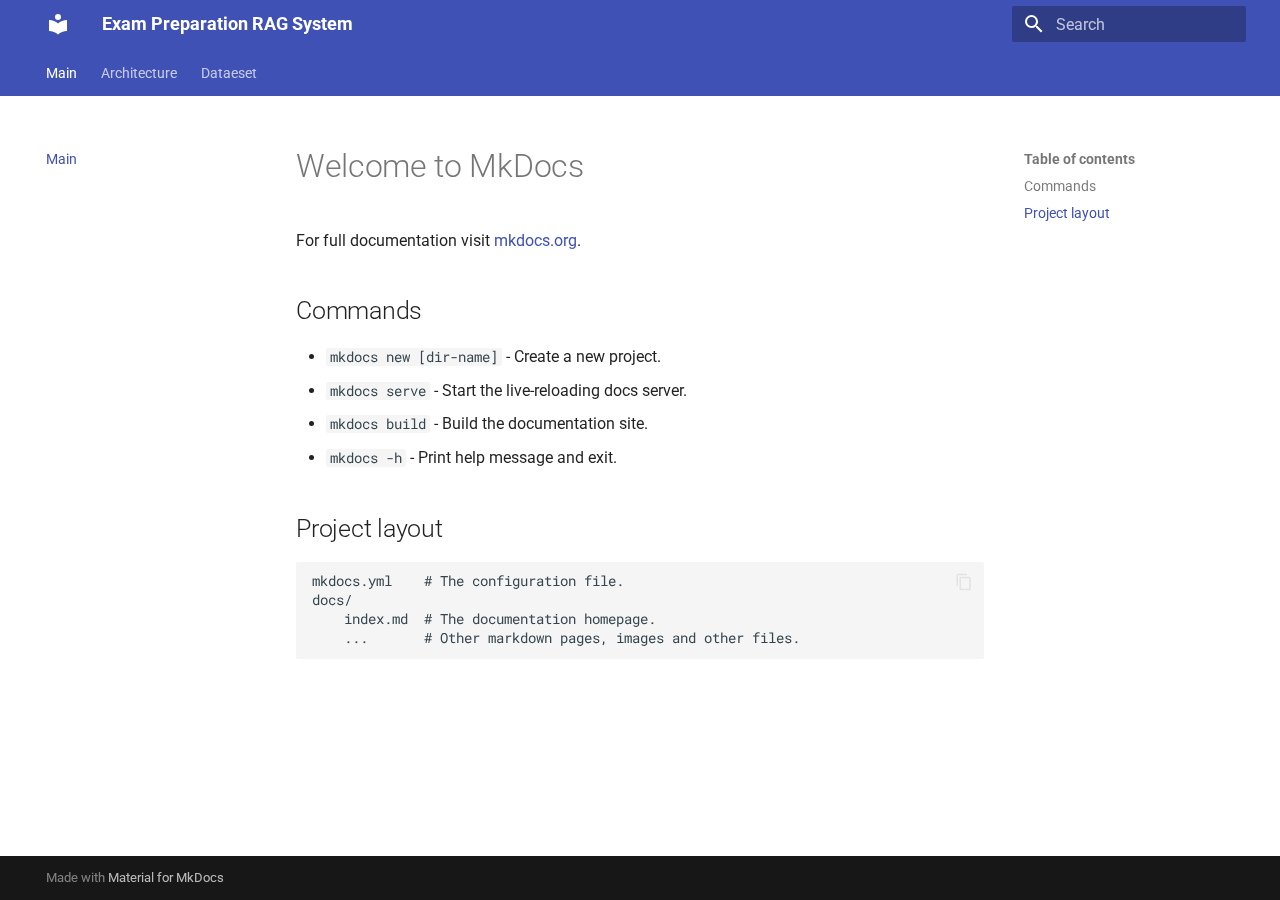
<file: index.html>
<!doctype html>
<html lang="en" class="no-js">
  <head>
    
      <meta charset="utf-8">
      <meta name="viewport" content="width=device-width,initial-scale=1">
      
        <meta name="description" content="Documentation for ML-based exam preparation system">
      
      
        <meta name="author" content="Artem">
      
      
      
      
        <link rel="next" href="ARCHITECTURE/">
      
      
        
      
      
      <link rel="icon" href="assets/images/favicon.png">
      <meta name="generator" content="mkdocs-1.6.1, mkdocs-material-9.7.0">
    
    
      
        <title>Exam Preparation RAG System</title>
      
    
    
      <link rel="stylesheet" href="assets/stylesheets/main.618322db.min.css">
      
      


    
    
      
    
    
      
        
        
        <link rel="preconnect" href="https://fonts.gstatic.com" crossorigin>
        <link rel="stylesheet" href="https://fonts.googleapis.com/css?family=Roboto:300,300i,400,400i,700,700i%7CRoboto+Mono:400,400i,700,700i&display=fallback">
        <style>:root{--md-text-font:"Roboto";--md-code-font:"Roboto Mono"}</style>
      
    
    
    <script>__md_scope=new URL(".",location),__md_hash=e=>[...e].reduce(((e,_)=>(e<<5)-e+_.charCodeAt(0)),0),__md_get=(e,_=localStorage,t=__md_scope)=>JSON.parse(_.getItem(t.pathname+"."+e)),__md_set=(e,_,t=localStorage,a=__md_scope)=>{try{t.setItem(a.pathname+"."+e,JSON.stringify(_))}catch(e){}}</script>
    
      

    
    
  </head>
  
  
    <body dir="ltr">
  
    
    <input class="md-toggle" data-md-toggle="drawer" type="checkbox" id="__drawer" autocomplete="off">
    <input class="md-toggle" data-md-toggle="search" type="checkbox" id="__search" autocomplete="off">
    <label class="md-overlay" for="__drawer"></label>
    <div data-md-component="skip">
      
        
        <a href="#welcome-to-mkdocs" class="md-skip">
          Skip to content
        </a>
      
    </div>
    <div data-md-component="announce">
      
    </div>
    
    
      

<header class="md-header" data-md-component="header">
  <nav class="md-header__inner md-grid" aria-label="Header">
    <a href="." title="Exam Preparation RAG System" class="md-header__button md-logo" aria-label="Exam Preparation RAG System" data-md-component="logo">
      
  
  <svg xmlns="http://www.w3.org/2000/svg" viewBox="0 0 24 24"><path d="M12 8a3 3 0 0 0 3-3 3 3 0 0 0-3-3 3 3 0 0 0-3 3 3 3 0 0 0 3 3m0 3.54C9.64 9.35 6.5 8 3 8v11c3.5 0 6.64 1.35 9 3.54 2.36-2.19 5.5-3.54 9-3.54V8c-3.5 0-6.64 1.35-9 3.54"/></svg>

    </a>
    <label class="md-header__button md-icon" for="__drawer">
      
      <svg xmlns="http://www.w3.org/2000/svg" viewBox="0 0 24 24"><path d="M3 6h18v2H3zm0 5h18v2H3zm0 5h18v2H3z"/></svg>
    </label>
    <div class="md-header__title" data-md-component="header-title">
      <div class="md-header__ellipsis">
        <div class="md-header__topic">
          <span class="md-ellipsis">
            Exam Preparation RAG System
          </span>
        </div>
        <div class="md-header__topic" data-md-component="header-topic">
          <span class="md-ellipsis">
            
              Main
            
          </span>
        </div>
      </div>
    </div>
    
    
      <script>var palette=__md_get("__palette");if(palette&&palette.color){if("(prefers-color-scheme)"===palette.color.media){var media=matchMedia("(prefers-color-scheme: light)"),input=document.querySelector(media.matches?"[data-md-color-media='(prefers-color-scheme: light)']":"[data-md-color-media='(prefers-color-scheme: dark)']");palette.color.media=input.getAttribute("data-md-color-media"),palette.color.scheme=input.getAttribute("data-md-color-scheme"),palette.color.primary=input.getAttribute("data-md-color-primary"),palette.color.accent=input.getAttribute("data-md-color-accent")}for(var[key,value]of Object.entries(palette.color))document.body.setAttribute("data-md-color-"+key,value)}</script>
    
    
    
      
      
        <label class="md-header__button md-icon" for="__search">
          
          <svg xmlns="http://www.w3.org/2000/svg" viewBox="0 0 24 24"><path d="M9.5 3A6.5 6.5 0 0 1 16 9.5c0 1.61-.59 3.09-1.56 4.23l.27.27h.79l5 5-1.5 1.5-5-5v-.79l-.27-.27A6.52 6.52 0 0 1 9.5 16 6.5 6.5 0 0 1 3 9.5 6.5 6.5 0 0 1 9.5 3m0 2C7 5 5 7 5 9.5S7 14 9.5 14 14 12 14 9.5 12 5 9.5 5"/></svg>
        </label>
        <div class="md-search" data-md-component="search" role="dialog">
  <label class="md-search__overlay" for="__search"></label>
  <div class="md-search__inner" role="search">
    <form class="md-search__form" name="search">
      <input type="text" class="md-search__input" name="query" aria-label="Search" placeholder="Search" autocapitalize="off" autocorrect="off" autocomplete="off" spellcheck="false" data-md-component="search-query" required>
      <label class="md-search__icon md-icon" for="__search">
        
        <svg xmlns="http://www.w3.org/2000/svg" viewBox="0 0 24 24"><path d="M9.5 3A6.5 6.5 0 0 1 16 9.5c0 1.61-.59 3.09-1.56 4.23l.27.27h.79l5 5-1.5 1.5-5-5v-.79l-.27-.27A6.52 6.52 0 0 1 9.5 16 6.5 6.5 0 0 1 3 9.5 6.5 6.5 0 0 1 9.5 3m0 2C7 5 5 7 5 9.5S7 14 9.5 14 14 12 14 9.5 12 5 9.5 5"/></svg>
        
        <svg xmlns="http://www.w3.org/2000/svg" viewBox="0 0 24 24"><path d="M20 11v2H8l5.5 5.5-1.42 1.42L4.16 12l7.92-7.92L13.5 5.5 8 11z"/></svg>
      </label>
      <nav class="md-search__options" aria-label="Search">
        
        <button type="reset" class="md-search__icon md-icon" title="Clear" aria-label="Clear" tabindex="-1">
          
          <svg xmlns="http://www.w3.org/2000/svg" viewBox="0 0 24 24"><path d="M19 6.41 17.59 5 12 10.59 6.41 5 5 6.41 10.59 12 5 17.59 6.41 19 12 13.41 17.59 19 19 17.59 13.41 12z"/></svg>
        </button>
      </nav>
      
    </form>
    <div class="md-search__output">
      <div class="md-search__scrollwrap" tabindex="0" data-md-scrollfix>
        <div class="md-search-result" data-md-component="search-result">
          <div class="md-search-result__meta">
            Initializing search
          </div>
          <ol class="md-search-result__list" role="presentation"></ol>
        </div>
      </div>
    </div>
  </div>
</div>
      
    
    
  </nav>
  
</header>
    
    <div class="md-container" data-md-component="container">
      
      
        
          
            
<nav class="md-tabs" aria-label="Tabs" data-md-component="tabs">
  <div class="md-grid">
    <ul class="md-tabs__list">
      
        
  
  
  
    
  
  
    <li class="md-tabs__item md-tabs__item--active">
      <a href="." class="md-tabs__link">
        
  
  
    
  
  Main

      </a>
    </li>
  

      
        
  
  
  
  
    <li class="md-tabs__item">
      <a href="ARCHITECTURE/" class="md-tabs__link">
        
  
  
    
  
  Architecture

      </a>
    </li>
  

      
        
  
  
  
  
    <li class="md-tabs__item">
      <a href="DATASET/" class="md-tabs__link">
        
  
  
    
  
  Dataeset

      </a>
    </li>
  

      
    </ul>
  </div>
</nav>
          
        
      
      <main class="md-main" data-md-component="main">
        <div class="md-main__inner md-grid">
          
            
              
              <div class="md-sidebar md-sidebar--primary" data-md-component="sidebar" data-md-type="navigation" >
                <div class="md-sidebar__scrollwrap">
                  <div class="md-sidebar__inner">
                    


  


<nav class="md-nav md-nav--primary md-nav--lifted" aria-label="Navigation" data-md-level="0">
  <label class="md-nav__title" for="__drawer">
    <a href="." title="Exam Preparation RAG System" class="md-nav__button md-logo" aria-label="Exam Preparation RAG System" data-md-component="logo">
      
  
  <svg xmlns="http://www.w3.org/2000/svg" viewBox="0 0 24 24"><path d="M12 8a3 3 0 0 0 3-3 3 3 0 0 0-3-3 3 3 0 0 0-3 3 3 3 0 0 0 3 3m0 3.54C9.64 9.35 6.5 8 3 8v11c3.5 0 6.64 1.35 9 3.54 2.36-2.19 5.5-3.54 9-3.54V8c-3.5 0-6.64 1.35-9 3.54"/></svg>

    </a>
    Exam Preparation RAG System
  </label>
  
  <ul class="md-nav__list" data-md-scrollfix>
    
      
      
  
  
    
  
  
  
    <li class="md-nav__item md-nav__item--active">
      
      <input class="md-nav__toggle md-toggle" type="checkbox" id="__toc">
      
      
        
      
      
        <label class="md-nav__link md-nav__link--active" for="__toc">
          
  
  
  <span class="md-ellipsis">
    
  
    Main
  

    
  </span>
  
  

          <span class="md-nav__icon md-icon"></span>
        </label>
      
      <a href="." class="md-nav__link md-nav__link--active">
        
  
  
  <span class="md-ellipsis">
    
  
    Main
  

    
  </span>
  
  

      </a>
      
        

<nav class="md-nav md-nav--secondary" aria-label="Table of contents">
  
  
  
    
  
  
    <label class="md-nav__title" for="__toc">
      <span class="md-nav__icon md-icon"></span>
      Table of contents
    </label>
    <ul class="md-nav__list" data-md-component="toc" data-md-scrollfix>
      
        <li class="md-nav__item">
  <a href="#commands" class="md-nav__link">
    <span class="md-ellipsis">
      
        Commands
      
    </span>
  </a>
  
</li>
      
        <li class="md-nav__item">
  <a href="#project-layout" class="md-nav__link">
    <span class="md-ellipsis">
      
        Project layout
      
    </span>
  </a>
  
</li>
      
    </ul>
  
</nav>
      
    </li>
  

    
      
      
  
  
  
  
    <li class="md-nav__item">
      <a href="ARCHITECTURE/" class="md-nav__link">
        
  
  
  <span class="md-ellipsis">
    
  
    Architecture
  

    
  </span>
  
  

      </a>
    </li>
  

    
      
      
  
  
  
  
    <li class="md-nav__item">
      <a href="DATASET/" class="md-nav__link">
        
  
  
  <span class="md-ellipsis">
    
  
    Dataeset
  

    
  </span>
  
  

      </a>
    </li>
  

    
  </ul>
</nav>
                  </div>
                </div>
              </div>
            
            
              
              <div class="md-sidebar md-sidebar--secondary" data-md-component="sidebar" data-md-type="toc" >
                <div class="md-sidebar__scrollwrap">
                  <div class="md-sidebar__inner">
                    

<nav class="md-nav md-nav--secondary" aria-label="Table of contents">
  
  
  
    
  
  
    <label class="md-nav__title" for="__toc">
      <span class="md-nav__icon md-icon"></span>
      Table of contents
    </label>
    <ul class="md-nav__list" data-md-component="toc" data-md-scrollfix>
      
        <li class="md-nav__item">
  <a href="#commands" class="md-nav__link">
    <span class="md-ellipsis">
      
        Commands
      
    </span>
  </a>
  
</li>
      
        <li class="md-nav__item">
  <a href="#project-layout" class="md-nav__link">
    <span class="md-ellipsis">
      
        Project layout
      
    </span>
  </a>
  
</li>
      
    </ul>
  
</nav>
                  </div>
                </div>
              </div>
            
          
          
            <div class="md-content" data-md-component="content">
              
              <article class="md-content__inner md-typeset">
                
                  



<h1 id="welcome-to-mkdocs">Welcome to MkDocs<a class="headerlink" href="#welcome-to-mkdocs" title="Permanent link">&para;</a></h1>
<p>For full documentation visit <a href="https://www.mkdocs.org">mkdocs.org</a>.</p>
<h2 id="commands">Commands<a class="headerlink" href="#commands" title="Permanent link">&para;</a></h2>
<ul>
<li><code>mkdocs new [dir-name]</code> - Create a new project.</li>
<li><code>mkdocs serve</code> - Start the live-reloading docs server.</li>
<li><code>mkdocs build</code> - Build the documentation site.</li>
<li><code>mkdocs -h</code> - Print help message and exit.</li>
</ul>
<h2 id="project-layout">Project layout<a class="headerlink" href="#project-layout" title="Permanent link">&para;</a></h2>
<div class="codehilite"><pre><span></span><code>mkdocs.yml    # The configuration file.
docs/
    index.md  # The documentation homepage.
    ...       # Other markdown pages, images and other files.
</code></pre></div>












                
              </article>
            </div>
          
          
<script>var target=document.getElementById(location.hash.slice(1));target&&target.name&&(target.checked=target.name.startsWith("__tabbed_"))</script>
        </div>
        
      </main>
      
        <footer class="md-footer">
  
  <div class="md-footer-meta md-typeset">
    <div class="md-footer-meta__inner md-grid">
      <div class="md-copyright">
  
  
    Made with
    <a href="https://squidfunk.github.io/mkdocs-material/" target="_blank" rel="noopener">
      Material for MkDocs
    </a>
  
</div>
      
    </div>
  </div>
</footer>
      
    </div>
    <div class="md-dialog" data-md-component="dialog">
      <div class="md-dialog__inner md-typeset"></div>
    </div>
    
    
    
      
      
      <script id="__config" type="application/json">{"annotate": null, "base": ".", "features": ["navigation.tabs", "navigation.sections", "navigation.expand", "content.code.copy", "search.highlight"], "search": "assets/javascripts/workers/search.7a47a382.min.js", "tags": null, "translations": {"clipboard.copied": "Copied to clipboard", "clipboard.copy": "Copy to clipboard", "search.result.more.one": "1 more on this page", "search.result.more.other": "# more on this page", "search.result.none": "No matching documents", "search.result.one": "1 matching document", "search.result.other": "# matching documents", "search.result.placeholder": "Type to start searching", "search.result.term.missing": "Missing", "select.version": "Select version"}, "version": null}</script>
    
    
      <script src="assets/javascripts/bundle.e71a0d61.min.js"></script>
      
    
  </body>
</html>
</file>
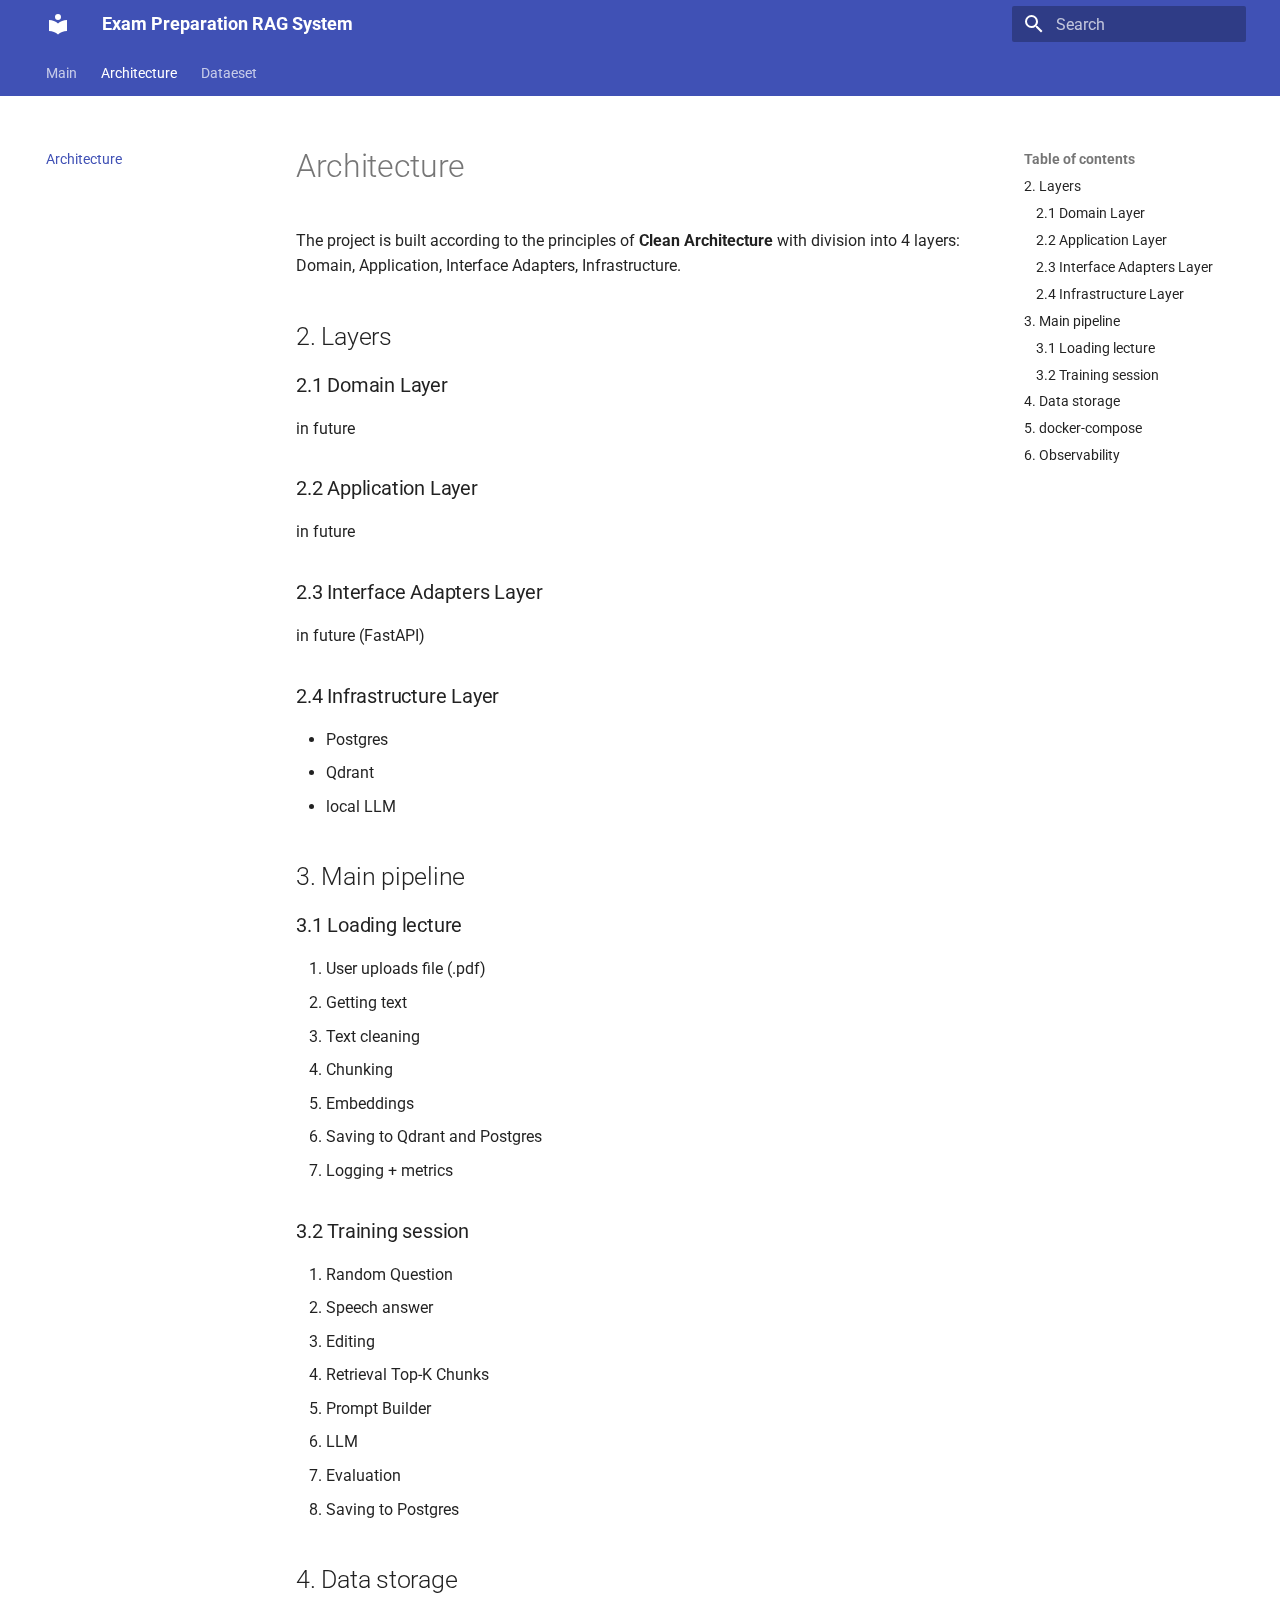
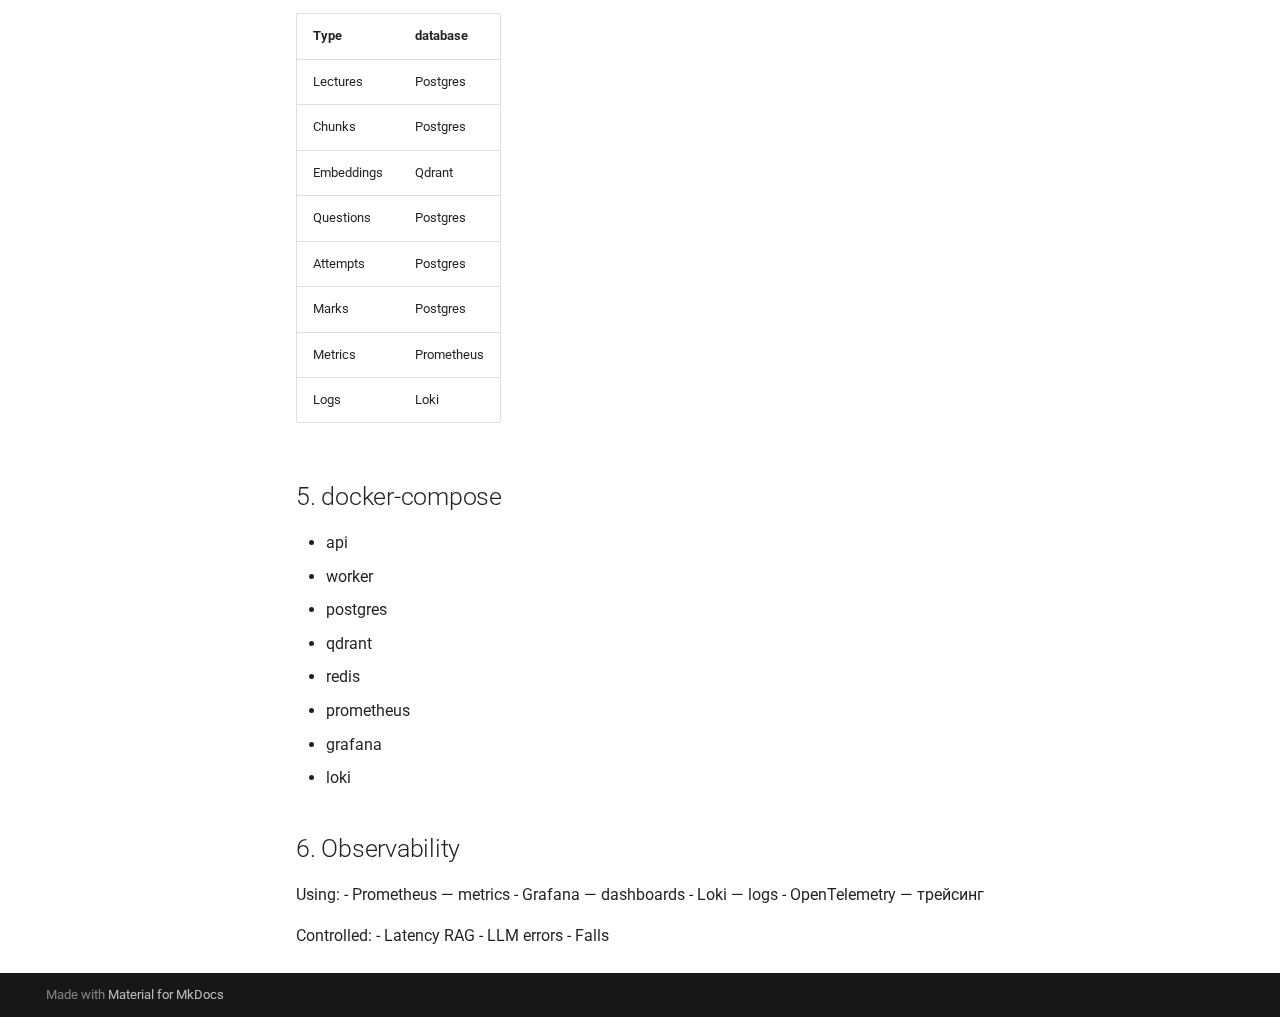
<file: ARCHITECTURE/index.html>
<!doctype html>
<html lang="en" class="no-js">
  <head>
    
      <meta charset="utf-8">
      <meta name="viewport" content="width=device-width,initial-scale=1">
      
        <meta name="description" content="Documentation for ML-based exam preparation system">
      
      
        <meta name="author" content="Artem">
      
      
      
        <link rel="prev" href="..">
      
      
        <link rel="next" href="../DATASET/">
      
      
        
      
      
      <link rel="icon" href="../assets/images/favicon.png">
      <meta name="generator" content="mkdocs-1.6.1, mkdocs-material-9.7.0">
    
    
      
        <title>Architecture - Exam Preparation RAG System</title>
      
    
    
      <link rel="stylesheet" href="../assets/stylesheets/main.618322db.min.css">
      
      


    
    
      
    
    
      
        
        
        <link rel="preconnect" href="https://fonts.gstatic.com" crossorigin>
        <link rel="stylesheet" href="https://fonts.googleapis.com/css?family=Roboto:300,300i,400,400i,700,700i%7CRoboto+Mono:400,400i,700,700i&display=fallback">
        <style>:root{--md-text-font:"Roboto";--md-code-font:"Roboto Mono"}</style>
      
    
    
    <script>__md_scope=new URL("..",location),__md_hash=e=>[...e].reduce(((e,_)=>(e<<5)-e+_.charCodeAt(0)),0),__md_get=(e,_=localStorage,t=__md_scope)=>JSON.parse(_.getItem(t.pathname+"."+e)),__md_set=(e,_,t=localStorage,a=__md_scope)=>{try{t.setItem(a.pathname+"."+e,JSON.stringify(_))}catch(e){}}</script>
    
      

    
    
  </head>
  
  
    <body dir="ltr">
  
    
    <input class="md-toggle" data-md-toggle="drawer" type="checkbox" id="__drawer" autocomplete="off">
    <input class="md-toggle" data-md-toggle="search" type="checkbox" id="__search" autocomplete="off">
    <label class="md-overlay" for="__drawer"></label>
    <div data-md-component="skip">
      
        
        <a href="#architecture" class="md-skip">
          Skip to content
        </a>
      
    </div>
    <div data-md-component="announce">
      
    </div>
    
    
      

<header class="md-header" data-md-component="header">
  <nav class="md-header__inner md-grid" aria-label="Header">
    <a href=".." title="Exam Preparation RAG System" class="md-header__button md-logo" aria-label="Exam Preparation RAG System" data-md-component="logo">
      
  
  <svg xmlns="http://www.w3.org/2000/svg" viewBox="0 0 24 24"><path d="M12 8a3 3 0 0 0 3-3 3 3 0 0 0-3-3 3 3 0 0 0-3 3 3 3 0 0 0 3 3m0 3.54C9.64 9.35 6.5 8 3 8v11c3.5 0 6.64 1.35 9 3.54 2.36-2.19 5.5-3.54 9-3.54V8c-3.5 0-6.64 1.35-9 3.54"/></svg>

    </a>
    <label class="md-header__button md-icon" for="__drawer">
      
      <svg xmlns="http://www.w3.org/2000/svg" viewBox="0 0 24 24"><path d="M3 6h18v2H3zm0 5h18v2H3zm0 5h18v2H3z"/></svg>
    </label>
    <div class="md-header__title" data-md-component="header-title">
      <div class="md-header__ellipsis">
        <div class="md-header__topic">
          <span class="md-ellipsis">
            Exam Preparation RAG System
          </span>
        </div>
        <div class="md-header__topic" data-md-component="header-topic">
          <span class="md-ellipsis">
            
              Architecture
            
          </span>
        </div>
      </div>
    </div>
    
    
      <script>var palette=__md_get("__palette");if(palette&&palette.color){if("(prefers-color-scheme)"===palette.color.media){var media=matchMedia("(prefers-color-scheme: light)"),input=document.querySelector(media.matches?"[data-md-color-media='(prefers-color-scheme: light)']":"[data-md-color-media='(prefers-color-scheme: dark)']");palette.color.media=input.getAttribute("data-md-color-media"),palette.color.scheme=input.getAttribute("data-md-color-scheme"),palette.color.primary=input.getAttribute("data-md-color-primary"),palette.color.accent=input.getAttribute("data-md-color-accent")}for(var[key,value]of Object.entries(palette.color))document.body.setAttribute("data-md-color-"+key,value)}</script>
    
    
    
      
      
        <label class="md-header__button md-icon" for="__search">
          
          <svg xmlns="http://www.w3.org/2000/svg" viewBox="0 0 24 24"><path d="M9.5 3A6.5 6.5 0 0 1 16 9.5c0 1.61-.59 3.09-1.56 4.23l.27.27h.79l5 5-1.5 1.5-5-5v-.79l-.27-.27A6.52 6.52 0 0 1 9.5 16 6.5 6.5 0 0 1 3 9.5 6.5 6.5 0 0 1 9.5 3m0 2C7 5 5 7 5 9.5S7 14 9.5 14 14 12 14 9.5 12 5 9.5 5"/></svg>
        </label>
        <div class="md-search" data-md-component="search" role="dialog">
  <label class="md-search__overlay" for="__search"></label>
  <div class="md-search__inner" role="search">
    <form class="md-search__form" name="search">
      <input type="text" class="md-search__input" name="query" aria-label="Search" placeholder="Search" autocapitalize="off" autocorrect="off" autocomplete="off" spellcheck="false" data-md-component="search-query" required>
      <label class="md-search__icon md-icon" for="__search">
        
        <svg xmlns="http://www.w3.org/2000/svg" viewBox="0 0 24 24"><path d="M9.5 3A6.5 6.5 0 0 1 16 9.5c0 1.61-.59 3.09-1.56 4.23l.27.27h.79l5 5-1.5 1.5-5-5v-.79l-.27-.27A6.52 6.52 0 0 1 9.5 16 6.5 6.5 0 0 1 3 9.5 6.5 6.5 0 0 1 9.5 3m0 2C7 5 5 7 5 9.5S7 14 9.5 14 14 12 14 9.5 12 5 9.5 5"/></svg>
        
        <svg xmlns="http://www.w3.org/2000/svg" viewBox="0 0 24 24"><path d="M20 11v2H8l5.5 5.5-1.42 1.42L4.16 12l7.92-7.92L13.5 5.5 8 11z"/></svg>
      </label>
      <nav class="md-search__options" aria-label="Search">
        
        <button type="reset" class="md-search__icon md-icon" title="Clear" aria-label="Clear" tabindex="-1">
          
          <svg xmlns="http://www.w3.org/2000/svg" viewBox="0 0 24 24"><path d="M19 6.41 17.59 5 12 10.59 6.41 5 5 6.41 10.59 12 5 17.59 6.41 19 12 13.41 17.59 19 19 17.59 13.41 12z"/></svg>
        </button>
      </nav>
      
    </form>
    <div class="md-search__output">
      <div class="md-search__scrollwrap" tabindex="0" data-md-scrollfix>
        <div class="md-search-result" data-md-component="search-result">
          <div class="md-search-result__meta">
            Initializing search
          </div>
          <ol class="md-search-result__list" role="presentation"></ol>
        </div>
      </div>
    </div>
  </div>
</div>
      
    
    
  </nav>
  
</header>
    
    <div class="md-container" data-md-component="container">
      
      
        
          
            
<nav class="md-tabs" aria-label="Tabs" data-md-component="tabs">
  <div class="md-grid">
    <ul class="md-tabs__list">
      
        
  
  
  
  
    <li class="md-tabs__item">
      <a href=".." class="md-tabs__link">
        
  
  
    
  
  Main

      </a>
    </li>
  

      
        
  
  
  
    
  
  
    <li class="md-tabs__item md-tabs__item--active">
      <a href="./" class="md-tabs__link">
        
  
  
    
  
  Architecture

      </a>
    </li>
  

      
        
  
  
  
  
    <li class="md-tabs__item">
      <a href="../DATASET/" class="md-tabs__link">
        
  
  
    
  
  Dataeset

      </a>
    </li>
  

      
    </ul>
  </div>
</nav>
          
        
      
      <main class="md-main" data-md-component="main">
        <div class="md-main__inner md-grid">
          
            
              
              <div class="md-sidebar md-sidebar--primary" data-md-component="sidebar" data-md-type="navigation" >
                <div class="md-sidebar__scrollwrap">
                  <div class="md-sidebar__inner">
                    


  


<nav class="md-nav md-nav--primary md-nav--lifted" aria-label="Navigation" data-md-level="0">
  <label class="md-nav__title" for="__drawer">
    <a href=".." title="Exam Preparation RAG System" class="md-nav__button md-logo" aria-label="Exam Preparation RAG System" data-md-component="logo">
      
  
  <svg xmlns="http://www.w3.org/2000/svg" viewBox="0 0 24 24"><path d="M12 8a3 3 0 0 0 3-3 3 3 0 0 0-3-3 3 3 0 0 0-3 3 3 3 0 0 0 3 3m0 3.54C9.64 9.35 6.5 8 3 8v11c3.5 0 6.64 1.35 9 3.54 2.36-2.19 5.5-3.54 9-3.54V8c-3.5 0-6.64 1.35-9 3.54"/></svg>

    </a>
    Exam Preparation RAG System
  </label>
  
  <ul class="md-nav__list" data-md-scrollfix>
    
      
      
  
  
  
  
    <li class="md-nav__item">
      <a href=".." class="md-nav__link">
        
  
  
  <span class="md-ellipsis">
    
  
    Main
  

    
  </span>
  
  

      </a>
    </li>
  

    
      
      
  
  
    
  
  
  
    <li class="md-nav__item md-nav__item--active">
      
      <input class="md-nav__toggle md-toggle" type="checkbox" id="__toc">
      
      
        
      
      
        <label class="md-nav__link md-nav__link--active" for="__toc">
          
  
  
  <span class="md-ellipsis">
    
  
    Architecture
  

    
  </span>
  
  

          <span class="md-nav__icon md-icon"></span>
        </label>
      
      <a href="./" class="md-nav__link md-nav__link--active">
        
  
  
  <span class="md-ellipsis">
    
  
    Architecture
  

    
  </span>
  
  

      </a>
      
        

<nav class="md-nav md-nav--secondary" aria-label="Table of contents">
  
  
  
    
  
  
    <label class="md-nav__title" for="__toc">
      <span class="md-nav__icon md-icon"></span>
      Table of contents
    </label>
    <ul class="md-nav__list" data-md-component="toc" data-md-scrollfix>
      
        <li class="md-nav__item">
  <a href="#2-layers" class="md-nav__link">
    <span class="md-ellipsis">
      
        2. Layers
      
    </span>
  </a>
  
    <nav class="md-nav" aria-label="2. Layers">
      <ul class="md-nav__list">
        
          <li class="md-nav__item">
  <a href="#21-domain-layer" class="md-nav__link">
    <span class="md-ellipsis">
      
        2.1 Domain Layer
      
    </span>
  </a>
  
</li>
        
          <li class="md-nav__item">
  <a href="#22-application-layer" class="md-nav__link">
    <span class="md-ellipsis">
      
        2.2 Application Layer
      
    </span>
  </a>
  
</li>
        
          <li class="md-nav__item">
  <a href="#23-interface-adapters-layer" class="md-nav__link">
    <span class="md-ellipsis">
      
        2.3 Interface Adapters Layer
      
    </span>
  </a>
  
</li>
        
          <li class="md-nav__item">
  <a href="#24-infrastructure-layer" class="md-nav__link">
    <span class="md-ellipsis">
      
        2.4 Infrastructure Layer
      
    </span>
  </a>
  
</li>
        
      </ul>
    </nav>
  
</li>
      
        <li class="md-nav__item">
  <a href="#3-main-pipeline" class="md-nav__link">
    <span class="md-ellipsis">
      
        3. Main pipeline
      
    </span>
  </a>
  
    <nav class="md-nav" aria-label="3. Main pipeline">
      <ul class="md-nav__list">
        
          <li class="md-nav__item">
  <a href="#31-loading-lecture" class="md-nav__link">
    <span class="md-ellipsis">
      
        3.1 Loading lecture
      
    </span>
  </a>
  
</li>
        
          <li class="md-nav__item">
  <a href="#32-training-session" class="md-nav__link">
    <span class="md-ellipsis">
      
        3.2 Training session
      
    </span>
  </a>
  
</li>
        
      </ul>
    </nav>
  
</li>
      
        <li class="md-nav__item">
  <a href="#4-data-storage" class="md-nav__link">
    <span class="md-ellipsis">
      
        4. Data storage
      
    </span>
  </a>
  
</li>
      
        <li class="md-nav__item">
  <a href="#5-docker-compose" class="md-nav__link">
    <span class="md-ellipsis">
      
        5. docker-compose
      
    </span>
  </a>
  
</li>
      
        <li class="md-nav__item">
  <a href="#6-observability" class="md-nav__link">
    <span class="md-ellipsis">
      
        6. Observability
      
    </span>
  </a>
  
</li>
      
    </ul>
  
</nav>
      
    </li>
  

    
      
      
  
  
  
  
    <li class="md-nav__item">
      <a href="../DATASET/" class="md-nav__link">
        
  
  
  <span class="md-ellipsis">
    
  
    Dataeset
  

    
  </span>
  
  

      </a>
    </li>
  

    
  </ul>
</nav>
                  </div>
                </div>
              </div>
            
            
              
              <div class="md-sidebar md-sidebar--secondary" data-md-component="sidebar" data-md-type="toc" >
                <div class="md-sidebar__scrollwrap">
                  <div class="md-sidebar__inner">
                    

<nav class="md-nav md-nav--secondary" aria-label="Table of contents">
  
  
  
    
  
  
    <label class="md-nav__title" for="__toc">
      <span class="md-nav__icon md-icon"></span>
      Table of contents
    </label>
    <ul class="md-nav__list" data-md-component="toc" data-md-scrollfix>
      
        <li class="md-nav__item">
  <a href="#2-layers" class="md-nav__link">
    <span class="md-ellipsis">
      
        2. Layers
      
    </span>
  </a>
  
    <nav class="md-nav" aria-label="2. Layers">
      <ul class="md-nav__list">
        
          <li class="md-nav__item">
  <a href="#21-domain-layer" class="md-nav__link">
    <span class="md-ellipsis">
      
        2.1 Domain Layer
      
    </span>
  </a>
  
</li>
        
          <li class="md-nav__item">
  <a href="#22-application-layer" class="md-nav__link">
    <span class="md-ellipsis">
      
        2.2 Application Layer
      
    </span>
  </a>
  
</li>
        
          <li class="md-nav__item">
  <a href="#23-interface-adapters-layer" class="md-nav__link">
    <span class="md-ellipsis">
      
        2.3 Interface Adapters Layer
      
    </span>
  </a>
  
</li>
        
          <li class="md-nav__item">
  <a href="#24-infrastructure-layer" class="md-nav__link">
    <span class="md-ellipsis">
      
        2.4 Infrastructure Layer
      
    </span>
  </a>
  
</li>
        
      </ul>
    </nav>
  
</li>
      
        <li class="md-nav__item">
  <a href="#3-main-pipeline" class="md-nav__link">
    <span class="md-ellipsis">
      
        3. Main pipeline
      
    </span>
  </a>
  
    <nav class="md-nav" aria-label="3. Main pipeline">
      <ul class="md-nav__list">
        
          <li class="md-nav__item">
  <a href="#31-loading-lecture" class="md-nav__link">
    <span class="md-ellipsis">
      
        3.1 Loading lecture
      
    </span>
  </a>
  
</li>
        
          <li class="md-nav__item">
  <a href="#32-training-session" class="md-nav__link">
    <span class="md-ellipsis">
      
        3.2 Training session
      
    </span>
  </a>
  
</li>
        
      </ul>
    </nav>
  
</li>
      
        <li class="md-nav__item">
  <a href="#4-data-storage" class="md-nav__link">
    <span class="md-ellipsis">
      
        4. Data storage
      
    </span>
  </a>
  
</li>
      
        <li class="md-nav__item">
  <a href="#5-docker-compose" class="md-nav__link">
    <span class="md-ellipsis">
      
        5. docker-compose
      
    </span>
  </a>
  
</li>
      
        <li class="md-nav__item">
  <a href="#6-observability" class="md-nav__link">
    <span class="md-ellipsis">
      
        6. Observability
      
    </span>
  </a>
  
</li>
      
    </ul>
  
</nav>
                  </div>
                </div>
              </div>
            
          
          
            <div class="md-content" data-md-component="content">
              
              <article class="md-content__inner md-typeset">
                
                  



<h1 id="architecture">Architecture<a class="headerlink" href="#architecture" title="Permanent link">&para;</a></h1>
<p>The project is built according to the principles of <strong>Clean Architecture</strong> with division into 4 layers: Domain, Application, Interface Adapters, Infrastructure.</p>
<h2 id="2-layers">2. Layers<a class="headerlink" href="#2-layers" title="Permanent link">&para;</a></h2>
<h3 id="21-domain-layer">2.1 Domain Layer<a class="headerlink" href="#21-domain-layer" title="Permanent link">&para;</a></h3>
<p>in future</p>
<h3 id="22-application-layer">2.2 Application Layer<a class="headerlink" href="#22-application-layer" title="Permanent link">&para;</a></h3>
<p>in future</p>
<h3 id="23-interface-adapters-layer">2.3 Interface Adapters Layer<a class="headerlink" href="#23-interface-adapters-layer" title="Permanent link">&para;</a></h3>
<p>in future (FastAPI)</p>
<h3 id="24-infrastructure-layer">2.4 Infrastructure Layer<a class="headerlink" href="#24-infrastructure-layer" title="Permanent link">&para;</a></h3>
<ul>
<li>Postgres</li>
<li>Qdrant</li>
<li>local LLM</li>
</ul>
<h2 id="3-main-pipeline">3. Main pipeline<a class="headerlink" href="#3-main-pipeline" title="Permanent link">&para;</a></h2>
<h3 id="31-loading-lecture">3.1 Loading lecture<a class="headerlink" href="#31-loading-lecture" title="Permanent link">&para;</a></h3>
<ol>
<li>User uploads file (.pdf)</li>
<li>Getting text </li>
<li>Text cleaning</li>
<li>Chunking</li>
<li>Embeddings</li>
<li>Saving to Qdrant and Postgres</li>
<li>Logging + metrics</li>
</ol>
<h3 id="32-training-session">3.2 Training session<a class="headerlink" href="#32-training-session" title="Permanent link">&para;</a></h3>
<ol>
<li>Random Question</li>
<li>Speech answer</li>
<li>Editing</li>
<li>Retrieval Top-K Chunks</li>
<li>Prompt Builder</li>
<li>LLM</li>
<li>Evaluation</li>
<li>Saving to Postgres</li>
</ol>
<h2 id="4-data-storage">4. Data storage<a class="headerlink" href="#4-data-storage" title="Permanent link">&para;</a></h2>
<table>
<thead>
<tr>
<th>Type</th>
<th>database</th>
</tr>
</thead>
<tbody>
<tr>
<td>Lectures</td>
<td>Postgres</td>
</tr>
<tr>
<td>Chunks</td>
<td>Postgres</td>
</tr>
<tr>
<td>Embeddings</td>
<td>Qdrant</td>
</tr>
<tr>
<td>Questions</td>
<td>Postgres</td>
</tr>
<tr>
<td>Attempts</td>
<td>Postgres</td>
</tr>
<tr>
<td>Marks</td>
<td>Postgres</td>
</tr>
<tr>
<td>Metrics</td>
<td>Prometheus</td>
</tr>
<tr>
<td>Logs</td>
<td>Loki</td>
</tr>
</tbody>
</table>
<h2 id="5-docker-compose">5. docker-compose<a class="headerlink" href="#5-docker-compose" title="Permanent link">&para;</a></h2>
<ul>
<li>api</li>
<li>worker</li>
<li>postgres</li>
<li>qdrant</li>
<li>redis</li>
<li>prometheus</li>
<li>grafana</li>
<li>loki</li>
</ul>
<h2 id="6-observability">6. Observability<a class="headerlink" href="#6-observability" title="Permanent link">&para;</a></h2>
<p>Using:
- Prometheus — metrics
- Grafana — dashboards
- Loki — logs
- OpenTelemetry — трейсинг</p>
<p>Controlled:
- Latency RAG
- LLM errors
- Falls</p>












                
              </article>
            </div>
          
          
<script>var target=document.getElementById(location.hash.slice(1));target&&target.name&&(target.checked=target.name.startsWith("__tabbed_"))</script>
        </div>
        
      </main>
      
        <footer class="md-footer">
  
  <div class="md-footer-meta md-typeset">
    <div class="md-footer-meta__inner md-grid">
      <div class="md-copyright">
  
  
    Made with
    <a href="https://squidfunk.github.io/mkdocs-material/" target="_blank" rel="noopener">
      Material for MkDocs
    </a>
  
</div>
      
    </div>
  </div>
</footer>
      
    </div>
    <div class="md-dialog" data-md-component="dialog">
      <div class="md-dialog__inner md-typeset"></div>
    </div>
    
    
    
      
      
      <script id="__config" type="application/json">{"annotate": null, "base": "..", "features": ["navigation.tabs", "navigation.sections", "navigation.expand", "content.code.copy", "search.highlight"], "search": "../assets/javascripts/workers/search.7a47a382.min.js", "tags": null, "translations": {"clipboard.copied": "Copied to clipboard", "clipboard.copy": "Copy to clipboard", "search.result.more.one": "1 more on this page", "search.result.more.other": "# more on this page", "search.result.none": "No matching documents", "search.result.one": "1 matching document", "search.result.other": "# matching documents", "search.result.placeholder": "Type to start searching", "search.result.term.missing": "Missing", "select.version": "Select version"}, "version": null}</script>
    
    
      <script src="../assets/javascripts/bundle.e71a0d61.min.js"></script>
      
    
  </body>
</html>
</file>
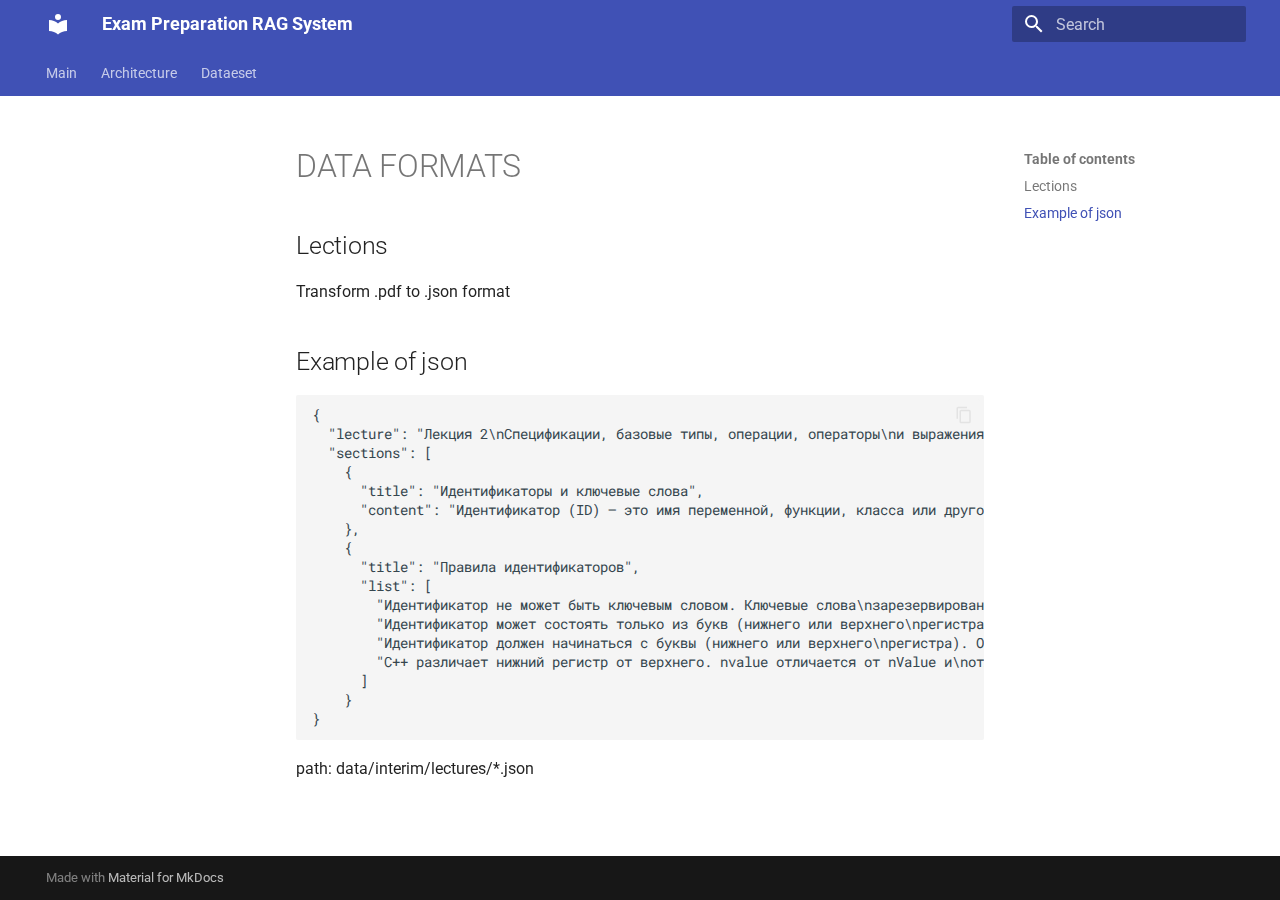
<file: DATA_FORMATS/index.html>
<!doctype html>
<html lang="en" class="no-js">
  <head>
    
      <meta charset="utf-8">
      <meta name="viewport" content="width=device-width,initial-scale=1">
      
        <meta name="description" content="Documentation for ML-based exam preparation system">
      
      
        <meta name="author" content="Artem">
      
      
      
      
      
        
      
      
      <link rel="icon" href="../assets/images/favicon.png">
      <meta name="generator" content="mkdocs-1.6.1, mkdocs-material-9.7.0">
    
    
      
        <title>DATA FORMATS - Exam Preparation RAG System</title>
      
    
    
      <link rel="stylesheet" href="../assets/stylesheets/main.618322db.min.css">
      
      


    
    
      
    
    
      
        
        
        <link rel="preconnect" href="https://fonts.gstatic.com" crossorigin>
        <link rel="stylesheet" href="https://fonts.googleapis.com/css?family=Roboto:300,300i,400,400i,700,700i%7CRoboto+Mono:400,400i,700,700i&display=fallback">
        <style>:root{--md-text-font:"Roboto";--md-code-font:"Roboto Mono"}</style>
      
    
    
    <script>__md_scope=new URL("..",location),__md_hash=e=>[...e].reduce(((e,_)=>(e<<5)-e+_.charCodeAt(0)),0),__md_get=(e,_=localStorage,t=__md_scope)=>JSON.parse(_.getItem(t.pathname+"."+e)),__md_set=(e,_,t=localStorage,a=__md_scope)=>{try{t.setItem(a.pathname+"."+e,JSON.stringify(_))}catch(e){}}</script>
    
      

    
    
  </head>
  
  
    <body dir="ltr">
  
    
    <input class="md-toggle" data-md-toggle="drawer" type="checkbox" id="__drawer" autocomplete="off">
    <input class="md-toggle" data-md-toggle="search" type="checkbox" id="__search" autocomplete="off">
    <label class="md-overlay" for="__drawer"></label>
    <div data-md-component="skip">
      
        
        <a href="#data-formats" class="md-skip">
          Skip to content
        </a>
      
    </div>
    <div data-md-component="announce">
      
    </div>
    
    
      

<header class="md-header" data-md-component="header">
  <nav class="md-header__inner md-grid" aria-label="Header">
    <a href=".." title="Exam Preparation RAG System" class="md-header__button md-logo" aria-label="Exam Preparation RAG System" data-md-component="logo">
      
  
  <svg xmlns="http://www.w3.org/2000/svg" viewBox="0 0 24 24"><path d="M12 8a3 3 0 0 0 3-3 3 3 0 0 0-3-3 3 3 0 0 0-3 3 3 3 0 0 0 3 3m0 3.54C9.64 9.35 6.5 8 3 8v11c3.5 0 6.64 1.35 9 3.54 2.36-2.19 5.5-3.54 9-3.54V8c-3.5 0-6.64 1.35-9 3.54"/></svg>

    </a>
    <label class="md-header__button md-icon" for="__drawer">
      
      <svg xmlns="http://www.w3.org/2000/svg" viewBox="0 0 24 24"><path d="M3 6h18v2H3zm0 5h18v2H3zm0 5h18v2H3z"/></svg>
    </label>
    <div class="md-header__title" data-md-component="header-title">
      <div class="md-header__ellipsis">
        <div class="md-header__topic">
          <span class="md-ellipsis">
            Exam Preparation RAG System
          </span>
        </div>
        <div class="md-header__topic" data-md-component="header-topic">
          <span class="md-ellipsis">
            
              DATA FORMATS
            
          </span>
        </div>
      </div>
    </div>
    
    
      <script>var palette=__md_get("__palette");if(palette&&palette.color){if("(prefers-color-scheme)"===palette.color.media){var media=matchMedia("(prefers-color-scheme: light)"),input=document.querySelector(media.matches?"[data-md-color-media='(prefers-color-scheme: light)']":"[data-md-color-media='(prefers-color-scheme: dark)']");palette.color.media=input.getAttribute("data-md-color-media"),palette.color.scheme=input.getAttribute("data-md-color-scheme"),palette.color.primary=input.getAttribute("data-md-color-primary"),palette.color.accent=input.getAttribute("data-md-color-accent")}for(var[key,value]of Object.entries(palette.color))document.body.setAttribute("data-md-color-"+key,value)}</script>
    
    
    
      
      
        <label class="md-header__button md-icon" for="__search">
          
          <svg xmlns="http://www.w3.org/2000/svg" viewBox="0 0 24 24"><path d="M9.5 3A6.5 6.5 0 0 1 16 9.5c0 1.61-.59 3.09-1.56 4.23l.27.27h.79l5 5-1.5 1.5-5-5v-.79l-.27-.27A6.52 6.52 0 0 1 9.5 16 6.5 6.5 0 0 1 3 9.5 6.5 6.5 0 0 1 9.5 3m0 2C7 5 5 7 5 9.5S7 14 9.5 14 14 12 14 9.5 12 5 9.5 5"/></svg>
        </label>
        <div class="md-search" data-md-component="search" role="dialog">
  <label class="md-search__overlay" for="__search"></label>
  <div class="md-search__inner" role="search">
    <form class="md-search__form" name="search">
      <input type="text" class="md-search__input" name="query" aria-label="Search" placeholder="Search" autocapitalize="off" autocorrect="off" autocomplete="off" spellcheck="false" data-md-component="search-query" required>
      <label class="md-search__icon md-icon" for="__search">
        
        <svg xmlns="http://www.w3.org/2000/svg" viewBox="0 0 24 24"><path d="M9.5 3A6.5 6.5 0 0 1 16 9.5c0 1.61-.59 3.09-1.56 4.23l.27.27h.79l5 5-1.5 1.5-5-5v-.79l-.27-.27A6.52 6.52 0 0 1 9.5 16 6.5 6.5 0 0 1 3 9.5 6.5 6.5 0 0 1 9.5 3m0 2C7 5 5 7 5 9.5S7 14 9.5 14 14 12 14 9.5 12 5 9.5 5"/></svg>
        
        <svg xmlns="http://www.w3.org/2000/svg" viewBox="0 0 24 24"><path d="M20 11v2H8l5.5 5.5-1.42 1.42L4.16 12l7.92-7.92L13.5 5.5 8 11z"/></svg>
      </label>
      <nav class="md-search__options" aria-label="Search">
        
        <button type="reset" class="md-search__icon md-icon" title="Clear" aria-label="Clear" tabindex="-1">
          
          <svg xmlns="http://www.w3.org/2000/svg" viewBox="0 0 24 24"><path d="M19 6.41 17.59 5 12 10.59 6.41 5 5 6.41 10.59 12 5 17.59 6.41 19 12 13.41 17.59 19 19 17.59 13.41 12z"/></svg>
        </button>
      </nav>
      
    </form>
    <div class="md-search__output">
      <div class="md-search__scrollwrap" tabindex="0" data-md-scrollfix>
        <div class="md-search-result" data-md-component="search-result">
          <div class="md-search-result__meta">
            Initializing search
          </div>
          <ol class="md-search-result__list" role="presentation"></ol>
        </div>
      </div>
    </div>
  </div>
</div>
      
    
    
  </nav>
  
</header>
    
    <div class="md-container" data-md-component="container">
      
      
        
          
            
<nav class="md-tabs" aria-label="Tabs" data-md-component="tabs">
  <div class="md-grid">
    <ul class="md-tabs__list">
      
        
  
  
  
  
    <li class="md-tabs__item">
      <a href=".." class="md-tabs__link">
        
  
  
    
  
  Main

      </a>
    </li>
  

      
        
  
  
  
  
    <li class="md-tabs__item">
      <a href="../ARCHITECTURE/" class="md-tabs__link">
        
  
  
    
  
  Architecture

      </a>
    </li>
  

      
        
  
  
  
  
    <li class="md-tabs__item">
      <a href="../DATASET/" class="md-tabs__link">
        
  
  
    
  
  Dataeset

      </a>
    </li>
  

      
    </ul>
  </div>
</nav>
          
        
      
      <main class="md-main" data-md-component="main">
        <div class="md-main__inner md-grid">
          
            
              
              <div class="md-sidebar md-sidebar--primary" data-md-component="sidebar" data-md-type="navigation" >
                <div class="md-sidebar__scrollwrap">
                  <div class="md-sidebar__inner">
                    


  


<nav class="md-nav md-nav--primary md-nav--lifted" aria-label="Navigation" data-md-level="0">
  <label class="md-nav__title" for="__drawer">
    <a href=".." title="Exam Preparation RAG System" class="md-nav__button md-logo" aria-label="Exam Preparation RAG System" data-md-component="logo">
      
  
  <svg xmlns="http://www.w3.org/2000/svg" viewBox="0 0 24 24"><path d="M12 8a3 3 0 0 0 3-3 3 3 0 0 0-3-3 3 3 0 0 0-3 3 3 3 0 0 0 3 3m0 3.54C9.64 9.35 6.5 8 3 8v11c3.5 0 6.64 1.35 9 3.54 2.36-2.19 5.5-3.54 9-3.54V8c-3.5 0-6.64 1.35-9 3.54"/></svg>

    </a>
    Exam Preparation RAG System
  </label>
  
  <ul class="md-nav__list" data-md-scrollfix>
    
      
      
  
  
  
  
    <li class="md-nav__item">
      <a href=".." class="md-nav__link">
        
  
  
  <span class="md-ellipsis">
    
  
    Main
  

    
  </span>
  
  

      </a>
    </li>
  

    
      
      
  
  
  
  
    <li class="md-nav__item">
      <a href="../ARCHITECTURE/" class="md-nav__link">
        
  
  
  <span class="md-ellipsis">
    
  
    Architecture
  

    
  </span>
  
  

      </a>
    </li>
  

    
      
      
  
  
  
  
    <li class="md-nav__item">
      <a href="../DATASET/" class="md-nav__link">
        
  
  
  <span class="md-ellipsis">
    
  
    Dataeset
  

    
  </span>
  
  

      </a>
    </li>
  

    
  </ul>
</nav>
                  </div>
                </div>
              </div>
            
            
              
              <div class="md-sidebar md-sidebar--secondary" data-md-component="sidebar" data-md-type="toc" >
                <div class="md-sidebar__scrollwrap">
                  <div class="md-sidebar__inner">
                    

<nav class="md-nav md-nav--secondary" aria-label="Table of contents">
  
  
  
    
  
  
    <label class="md-nav__title" for="__toc">
      <span class="md-nav__icon md-icon"></span>
      Table of contents
    </label>
    <ul class="md-nav__list" data-md-component="toc" data-md-scrollfix>
      
        <li class="md-nav__item">
  <a href="#lections" class="md-nav__link">
    <span class="md-ellipsis">
      
        Lections
      
    </span>
  </a>
  
</li>
      
        <li class="md-nav__item">
  <a href="#example-of-json" class="md-nav__link">
    <span class="md-ellipsis">
      
        Example of json
      
    </span>
  </a>
  
</li>
      
    </ul>
  
</nav>
                  </div>
                </div>
              </div>
            
          
          
            <div class="md-content" data-md-component="content">
              
              <article class="md-content__inner md-typeset">
                
                  



<h1 id="data-formats">DATA FORMATS<a class="headerlink" href="#data-formats" title="Permanent link">&para;</a></h1>
<h2 id="lections">Lections<a class="headerlink" href="#lections" title="Permanent link">&para;</a></h2>
<p>Transform .pdf to .json format</p>
<h2 id="example-of-json">Example of json<a class="headerlink" href="#example-of-json" title="Permanent link">&para;</a></h2>
<div class="codehilite"><pre><span></span><code>{
  &quot;lecture&quot;: &quot;Лекция 2\nСпецификации, базовые типы, операции, операторы\nи выражения языка С/С++&quot;,
  &quot;sections&quot;: [
    {
      &quot;title&quot;: &quot;Идентификаторы и ключевые слова&quot;,
      &quot;content&quot;: &quot;Идентификатор (ID) — это имя переменной, функции, класса или другого\nобъекта в С/C++. Можно определять идентификаторы любыми словами/именами.\nТем не менее, есть несколько общих правил, которые необходимо соблюдать:&quot;
    },
    {
      &quot;title&quot;: &quot;Правила идентификаторов&quot;,
      &quot;list&quot;: [
        &quot;Идентификатор не может быть ключевым словом. Ключевые слова\nзарезервированы.&quot;,
        &quot;Идентификатор может состоять только из букв (нижнего или верхнего\nрегистра), цифр или символов подчёркивания. Это означает, что все другие\nсимволы и пробелы — запрещены.&quot;,
        &quot;Идентификатор должен начинаться с буквы (нижнего или верхнего\nрегистра). Он не может начинаться с цифры.&quot;,
        &quot;C++ различает нижний регистр от верхнего. nvalue отличается от nValue и\nотличается от NVALUE.&quot;
      ]
    }
}
</code></pre></div>

<p>path: data/interim/lectures/*.json</p>












                
              </article>
            </div>
          
          
<script>var target=document.getElementById(location.hash.slice(1));target&&target.name&&(target.checked=target.name.startsWith("__tabbed_"))</script>
        </div>
        
      </main>
      
        <footer class="md-footer">
  
  <div class="md-footer-meta md-typeset">
    <div class="md-footer-meta__inner md-grid">
      <div class="md-copyright">
  
  
    Made with
    <a href="https://squidfunk.github.io/mkdocs-material/" target="_blank" rel="noopener">
      Material for MkDocs
    </a>
  
</div>
      
    </div>
  </div>
</footer>
      
    </div>
    <div class="md-dialog" data-md-component="dialog">
      <div class="md-dialog__inner md-typeset"></div>
    </div>
    
    
    
      
      
      <script id="__config" type="application/json">{"annotate": null, "base": "..", "features": ["navigation.tabs", "navigation.sections", "navigation.expand", "content.code.copy", "search.highlight"], "search": "../assets/javascripts/workers/search.7a47a382.min.js", "tags": null, "translations": {"clipboard.copied": "Copied to clipboard", "clipboard.copy": "Copy to clipboard", "search.result.more.one": "1 more on this page", "search.result.more.other": "# more on this page", "search.result.none": "No matching documents", "search.result.one": "1 matching document", "search.result.other": "# matching documents", "search.result.placeholder": "Type to start searching", "search.result.term.missing": "Missing", "select.version": "Select version"}, "version": null}</script>
    
    
      <script src="../assets/javascripts/bundle.e71a0d61.min.js"></script>
      
    
  </body>
</html>
</file>
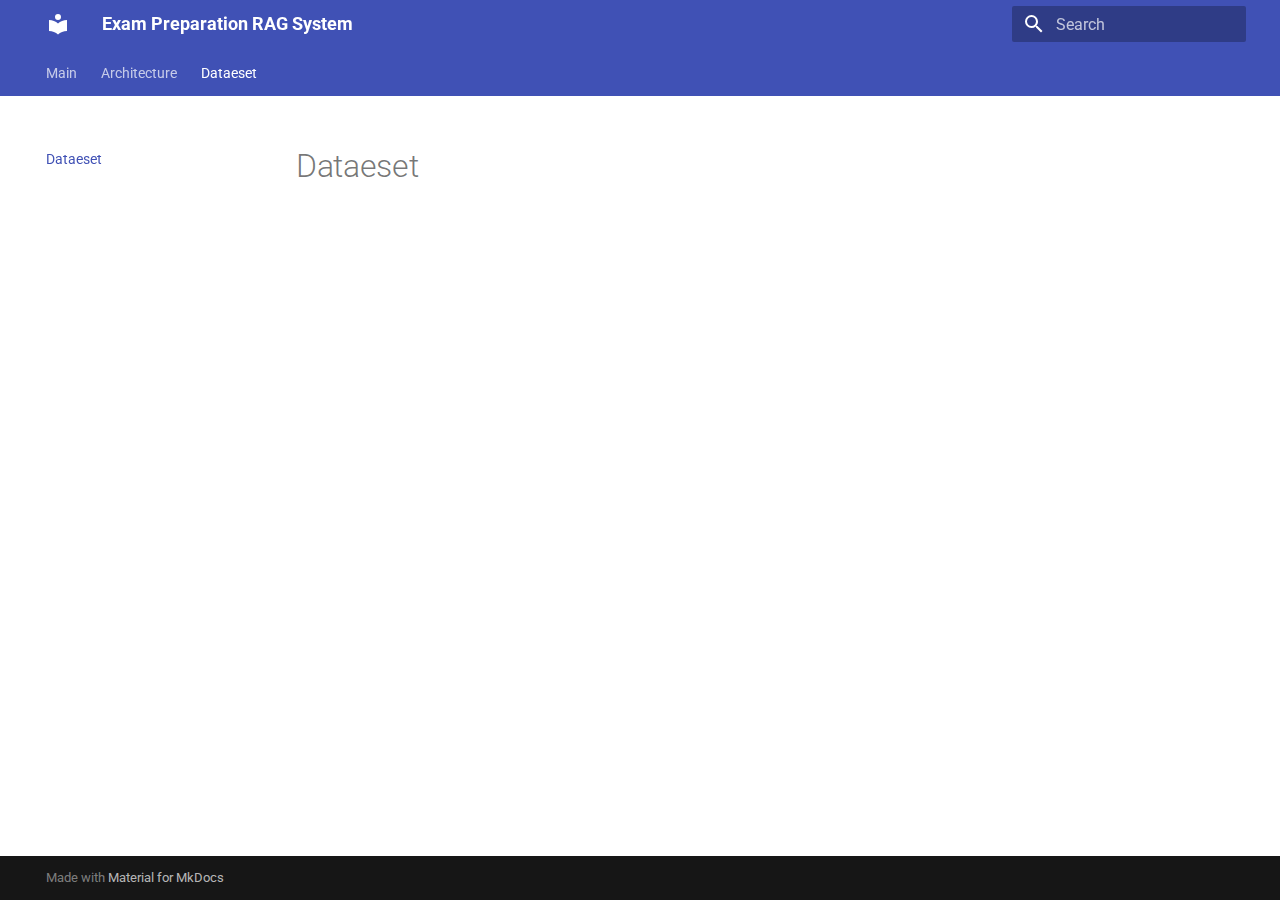
<file: DATASET/index.html>
<!doctype html>
<html lang="en" class="no-js">
  <head>
    
      <meta charset="utf-8">
      <meta name="viewport" content="width=device-width,initial-scale=1">
      
        <meta name="description" content="Documentation for ML-based exam preparation system">
      
      
        <meta name="author" content="Artem">
      
      
      
        <link rel="prev" href="../ARCHITECTURE/">
      
      
      
        
      
      
      <link rel="icon" href="../assets/images/favicon.png">
      <meta name="generator" content="mkdocs-1.6.1, mkdocs-material-9.7.0">
    
    
      
        <title>Dataeset - Exam Preparation RAG System</title>
      
    
    
      <link rel="stylesheet" href="../assets/stylesheets/main.618322db.min.css">
      
      


    
    
      
    
    
      
        
        
        <link rel="preconnect" href="https://fonts.gstatic.com" crossorigin>
        <link rel="stylesheet" href="https://fonts.googleapis.com/css?family=Roboto:300,300i,400,400i,700,700i%7CRoboto+Mono:400,400i,700,700i&display=fallback">
        <style>:root{--md-text-font:"Roboto";--md-code-font:"Roboto Mono"}</style>
      
    
    
    <script>__md_scope=new URL("..",location),__md_hash=e=>[...e].reduce(((e,_)=>(e<<5)-e+_.charCodeAt(0)),0),__md_get=(e,_=localStorage,t=__md_scope)=>JSON.parse(_.getItem(t.pathname+"."+e)),__md_set=(e,_,t=localStorage,a=__md_scope)=>{try{t.setItem(a.pathname+"."+e,JSON.stringify(_))}catch(e){}}</script>
    
      

    
    
  </head>
  
  
    <body dir="ltr">
  
    
    <input class="md-toggle" data-md-toggle="drawer" type="checkbox" id="__drawer" autocomplete="off">
    <input class="md-toggle" data-md-toggle="search" type="checkbox" id="__search" autocomplete="off">
    <label class="md-overlay" for="__drawer"></label>
    <div data-md-component="skip">
      
    </div>
    <div data-md-component="announce">
      
    </div>
    
    
      

<header class="md-header" data-md-component="header">
  <nav class="md-header__inner md-grid" aria-label="Header">
    <a href=".." title="Exam Preparation RAG System" class="md-header__button md-logo" aria-label="Exam Preparation RAG System" data-md-component="logo">
      
  
  <svg xmlns="http://www.w3.org/2000/svg" viewBox="0 0 24 24"><path d="M12 8a3 3 0 0 0 3-3 3 3 0 0 0-3-3 3 3 0 0 0-3 3 3 3 0 0 0 3 3m0 3.54C9.64 9.35 6.5 8 3 8v11c3.5 0 6.64 1.35 9 3.54 2.36-2.19 5.5-3.54 9-3.54V8c-3.5 0-6.64 1.35-9 3.54"/></svg>

    </a>
    <label class="md-header__button md-icon" for="__drawer">
      
      <svg xmlns="http://www.w3.org/2000/svg" viewBox="0 0 24 24"><path d="M3 6h18v2H3zm0 5h18v2H3zm0 5h18v2H3z"/></svg>
    </label>
    <div class="md-header__title" data-md-component="header-title">
      <div class="md-header__ellipsis">
        <div class="md-header__topic">
          <span class="md-ellipsis">
            Exam Preparation RAG System
          </span>
        </div>
        <div class="md-header__topic" data-md-component="header-topic">
          <span class="md-ellipsis">
            
              Dataeset
            
          </span>
        </div>
      </div>
    </div>
    
    
      <script>var palette=__md_get("__palette");if(palette&&palette.color){if("(prefers-color-scheme)"===palette.color.media){var media=matchMedia("(prefers-color-scheme: light)"),input=document.querySelector(media.matches?"[data-md-color-media='(prefers-color-scheme: light)']":"[data-md-color-media='(prefers-color-scheme: dark)']");palette.color.media=input.getAttribute("data-md-color-media"),palette.color.scheme=input.getAttribute("data-md-color-scheme"),palette.color.primary=input.getAttribute("data-md-color-primary"),palette.color.accent=input.getAttribute("data-md-color-accent")}for(var[key,value]of Object.entries(palette.color))document.body.setAttribute("data-md-color-"+key,value)}</script>
    
    
    
      
      
        <label class="md-header__button md-icon" for="__search">
          
          <svg xmlns="http://www.w3.org/2000/svg" viewBox="0 0 24 24"><path d="M9.5 3A6.5 6.5 0 0 1 16 9.5c0 1.61-.59 3.09-1.56 4.23l.27.27h.79l5 5-1.5 1.5-5-5v-.79l-.27-.27A6.52 6.52 0 0 1 9.5 16 6.5 6.5 0 0 1 3 9.5 6.5 6.5 0 0 1 9.5 3m0 2C7 5 5 7 5 9.5S7 14 9.5 14 14 12 14 9.5 12 5 9.5 5"/></svg>
        </label>
        <div class="md-search" data-md-component="search" role="dialog">
  <label class="md-search__overlay" for="__search"></label>
  <div class="md-search__inner" role="search">
    <form class="md-search__form" name="search">
      <input type="text" class="md-search__input" name="query" aria-label="Search" placeholder="Search" autocapitalize="off" autocorrect="off" autocomplete="off" spellcheck="false" data-md-component="search-query" required>
      <label class="md-search__icon md-icon" for="__search">
        
        <svg xmlns="http://www.w3.org/2000/svg" viewBox="0 0 24 24"><path d="M9.5 3A6.5 6.5 0 0 1 16 9.5c0 1.61-.59 3.09-1.56 4.23l.27.27h.79l5 5-1.5 1.5-5-5v-.79l-.27-.27A6.52 6.52 0 0 1 9.5 16 6.5 6.5 0 0 1 3 9.5 6.5 6.5 0 0 1 9.5 3m0 2C7 5 5 7 5 9.5S7 14 9.5 14 14 12 14 9.5 12 5 9.5 5"/></svg>
        
        <svg xmlns="http://www.w3.org/2000/svg" viewBox="0 0 24 24"><path d="M20 11v2H8l5.5 5.5-1.42 1.42L4.16 12l7.92-7.92L13.5 5.5 8 11z"/></svg>
      </label>
      <nav class="md-search__options" aria-label="Search">
        
        <button type="reset" class="md-search__icon md-icon" title="Clear" aria-label="Clear" tabindex="-1">
          
          <svg xmlns="http://www.w3.org/2000/svg" viewBox="0 0 24 24"><path d="M19 6.41 17.59 5 12 10.59 6.41 5 5 6.41 10.59 12 5 17.59 6.41 19 12 13.41 17.59 19 19 17.59 13.41 12z"/></svg>
        </button>
      </nav>
      
    </form>
    <div class="md-search__output">
      <div class="md-search__scrollwrap" tabindex="0" data-md-scrollfix>
        <div class="md-search-result" data-md-component="search-result">
          <div class="md-search-result__meta">
            Initializing search
          </div>
          <ol class="md-search-result__list" role="presentation"></ol>
        </div>
      </div>
    </div>
  </div>
</div>
      
    
    
  </nav>
  
</header>
    
    <div class="md-container" data-md-component="container">
      
      
        
          
            
<nav class="md-tabs" aria-label="Tabs" data-md-component="tabs">
  <div class="md-grid">
    <ul class="md-tabs__list">
      
        
  
  
  
  
    <li class="md-tabs__item">
      <a href=".." class="md-tabs__link">
        
  
  
    
  
  Main

      </a>
    </li>
  

      
        
  
  
  
  
    <li class="md-tabs__item">
      <a href="../ARCHITECTURE/" class="md-tabs__link">
        
  
  
    
  
  Architecture

      </a>
    </li>
  

      
        
  
  
  
    
  
  
    <li class="md-tabs__item md-tabs__item--active">
      <a href="./" class="md-tabs__link">
        
  
  
    
  
  Dataeset

      </a>
    </li>
  

      
    </ul>
  </div>
</nav>
          
        
      
      <main class="md-main" data-md-component="main">
        <div class="md-main__inner md-grid">
          
            
              
              <div class="md-sidebar md-sidebar--primary" data-md-component="sidebar" data-md-type="navigation" >
                <div class="md-sidebar__scrollwrap">
                  <div class="md-sidebar__inner">
                    


  


<nav class="md-nav md-nav--primary md-nav--lifted" aria-label="Navigation" data-md-level="0">
  <label class="md-nav__title" for="__drawer">
    <a href=".." title="Exam Preparation RAG System" class="md-nav__button md-logo" aria-label="Exam Preparation RAG System" data-md-component="logo">
      
  
  <svg xmlns="http://www.w3.org/2000/svg" viewBox="0 0 24 24"><path d="M12 8a3 3 0 0 0 3-3 3 3 0 0 0-3-3 3 3 0 0 0-3 3 3 3 0 0 0 3 3m0 3.54C9.64 9.35 6.5 8 3 8v11c3.5 0 6.64 1.35 9 3.54 2.36-2.19 5.5-3.54 9-3.54V8c-3.5 0-6.64 1.35-9 3.54"/></svg>

    </a>
    Exam Preparation RAG System
  </label>
  
  <ul class="md-nav__list" data-md-scrollfix>
    
      
      
  
  
  
  
    <li class="md-nav__item">
      <a href=".." class="md-nav__link">
        
  
  
  <span class="md-ellipsis">
    
  
    Main
  

    
  </span>
  
  

      </a>
    </li>
  

    
      
      
  
  
  
  
    <li class="md-nav__item">
      <a href="../ARCHITECTURE/" class="md-nav__link">
        
  
  
  <span class="md-ellipsis">
    
  
    Architecture
  

    
  </span>
  
  

      </a>
    </li>
  

    
      
      
  
  
    
  
  
  
    <li class="md-nav__item md-nav__item--active">
      
      <input class="md-nav__toggle md-toggle" type="checkbox" id="__toc">
      
      
      
      <a href="./" class="md-nav__link md-nav__link--active">
        
  
  
  <span class="md-ellipsis">
    
  
    Dataeset
  

    
  </span>
  
  

      </a>
      
    </li>
  

    
  </ul>
</nav>
                  </div>
                </div>
              </div>
            
            
              
              <div class="md-sidebar md-sidebar--secondary" data-md-component="sidebar" data-md-type="toc" >
                <div class="md-sidebar__scrollwrap">
                  <div class="md-sidebar__inner">
                    

<nav class="md-nav md-nav--secondary" aria-label="Table of contents">
  
  
  
  
</nav>
                  </div>
                </div>
              </div>
            
          
          
            <div class="md-content" data-md-component="content">
              
              <article class="md-content__inner md-typeset">
                
                  



  <h1>Dataeset</h1>














                
              </article>
            </div>
          
          
<script>var target=document.getElementById(location.hash.slice(1));target&&target.name&&(target.checked=target.name.startsWith("__tabbed_"))</script>
        </div>
        
      </main>
      
        <footer class="md-footer">
  
  <div class="md-footer-meta md-typeset">
    <div class="md-footer-meta__inner md-grid">
      <div class="md-copyright">
  
  
    Made with
    <a href="https://squidfunk.github.io/mkdocs-material/" target="_blank" rel="noopener">
      Material for MkDocs
    </a>
  
</div>
      
    </div>
  </div>
</footer>
      
    </div>
    <div class="md-dialog" data-md-component="dialog">
      <div class="md-dialog__inner md-typeset"></div>
    </div>
    
    
    
      
      
      <script id="__config" type="application/json">{"annotate": null, "base": "..", "features": ["navigation.tabs", "navigation.sections", "navigation.expand", "content.code.copy", "search.highlight"], "search": "../assets/javascripts/workers/search.7a47a382.min.js", "tags": null, "translations": {"clipboard.copied": "Copied to clipboard", "clipboard.copy": "Copy to clipboard", "search.result.more.one": "1 more on this page", "search.result.more.other": "# more on this page", "search.result.none": "No matching documents", "search.result.one": "1 matching document", "search.result.other": "# matching documents", "search.result.placeholder": "Type to start searching", "search.result.term.missing": "Missing", "select.version": "Select version"}, "version": null}</script>
    
    
      <script src="../assets/javascripts/bundle.e71a0d61.min.js"></script>
      
    
  </body>
</html>
</file>
<file: assets/stylesheets/main.618322db.min.css>
@charset "UTF-8";html{-webkit-text-size-adjust:none;-moz-text-size-adjust:none;text-size-adjust:none;box-sizing:border-box}*,:after,:before{box-sizing:inherit}@media (prefers-reduced-motion){*,:after,:before{transition:none!important}}body{margin:0}a,button,input,label{-webkit-tap-highlight-color:transparent}a{color:inherit;text-decoration:none}hr{border:0;box-sizing:initial;display:block;height:.05rem;overflow:visible;padding:0}small{font-size:80%}sub,sup{line-height:1em}img{border-style:none}table{border-collapse:initial;border-spacing:0}td,th{font-weight:400;vertical-align:top}button{background:#0000;border:0;font-family:inherit;font-size:inherit;margin:0;padding:0}input{border:0;outline:none}:root{--md-primary-fg-color:#4051b5;--md-primary-fg-color--light:#5d6cc0;--md-primary-fg-color--dark:#303fa1;--md-primary-bg-color:#fff;--md-primary-bg-color--light:#ffffffb3;--md-accent-fg-color:#526cfe;--md-accent-fg-color--transparent:#526cfe1a;--md-accent-bg-color:#fff;--md-accent-bg-color--light:#ffffffb3}[data-md-color-scheme=default]{color-scheme:light}[data-md-color-scheme=default] img[src$="#gh-dark-mode-only"],[data-md-color-scheme=default] img[src$="#only-dark"]{display:none}:root,[data-md-color-scheme=default]{--md-hue:225deg;--md-default-fg-color:#000000de;--md-default-fg-color--light:#0000008a;--md-default-fg-color--lighter:#00000052;--md-default-fg-color--lightest:#00000012;--md-default-bg-color:#fff;--md-default-bg-color--light:#ffffffb3;--md-default-bg-color--lighter:#ffffff4d;--md-default-bg-color--lightest:#ffffff1f;--md-code-fg-color:#36464e;--md-code-bg-color:#f5f5f5;--md-code-bg-color--light:#f5f5f5b3;--md-code-bg-color--lighter:#f5f5f54d;--md-code-hl-color:#4287ff;--md-code-hl-color--light:#4287ff1a;--md-code-hl-number-color:#d52a2a;--md-code-hl-special-color:#db1457;--md-code-hl-function-color:#a846b9;--md-code-hl-constant-color:#6e59d9;--md-code-hl-keyword-color:#3f6ec6;--md-code-hl-string-color:#1c7d4d;--md-code-hl-name-color:var(--md-code-fg-color);--md-code-hl-operator-color:var(--md-default-fg-color--light);--md-code-hl-punctuation-color:var(--md-default-fg-color--light);--md-code-hl-comment-color:var(--md-default-fg-color--light);--md-code-hl-generic-color:var(--md-default-fg-color--light);--md-code-hl-variable-color:var(--md-default-fg-color--light);--md-typeset-color:var(--md-default-fg-color);--md-typeset-a-color:var(--md-primary-fg-color);--md-typeset-del-color:#f5503d26;--md-typeset-ins-color:#0bd57026;--md-typeset-kbd-color:#fafafa;--md-typeset-kbd-accent-color:#fff;--md-typeset-kbd-border-color:#b8b8b8;--md-typeset-mark-color:#ffff0080;--md-typeset-table-color:#0000001f;--md-typeset-table-color--light:rgba(0,0,0,.035);--md-admonition-fg-color:var(--md-default-fg-color);--md-admonition-bg-color:var(--md-default-bg-color);--md-warning-fg-color:#000000de;--md-warning-bg-color:#ff9;--md-footer-fg-color:#fff;--md-footer-fg-color--light:#ffffffb3;--md-footer-fg-color--lighter:#ffffff73;--md-footer-bg-color:#000000de;--md-footer-bg-color--dark:#00000052;--md-shadow-z1:0 0.2rem 0.5rem #0000000d,0 0 0.05rem #0000001a;--md-shadow-z2:0 0.2rem 0.5rem #0000001a,0 0 0.05rem #00000040;--md-shadow-z3:0 0.2rem 0.5rem #0003,0 0 0.05rem #00000059}.md-icon svg{fill:currentcolor;display:block;height:1.2rem;width:1.2rem}body{-webkit-font-smoothing:antialiased;-moz-osx-font-smoothing:grayscale;--md-text-font-family:var(--md-text-font,_),-apple-system,BlinkMacSystemFont,Helvetica,Arial,sans-serif;--md-code-font-family:var(--md-code-font,_),SFMono-Regular,Consolas,Menlo,monospace}aside,body,input{font-feature-settings:"kern","liga";color:var(--md-typeset-color);font-family:var(--md-text-font-family)}code,kbd,pre{font-feature-settings:"kern";font-family:var(--md-code-font-family)}:root{--md-typeset-table-sort-icon:url('data:image/svg+xml;charset=utf-8,<svg xmlns="http://www.w3.org/2000/svg" viewBox="0 0 24 24"><path d="m18 21-4-4h3V7h-3l4-4 4 4h-3v10h3M2 19v-2h10v2M2 13v-2h7v2M2 7V5h4v2z"/></svg>');--md-typeset-table-sort-icon--asc:url('data:image/svg+xml;charset=utf-8,<svg xmlns="http://www.w3.org/2000/svg" viewBox="0 0 24 24"><path d="M19 17h3l-4 4-4-4h3V3h2M2 17h10v2H2M6 5v2H2V5m0 6h7v2H2z"/></svg>');--md-typeset-table-sort-icon--desc:url('data:image/svg+xml;charset=utf-8,<svg xmlns="http://www.w3.org/2000/svg" viewBox="0 0 24 24"><path d="M19 7h3l-4-4-4 4h3v14h2M2 17h10v2H2M6 5v2H2V5m0 6h7v2H2z"/></svg>')}.md-typeset{-webkit-print-color-adjust:exact;color-adjust:exact;font-size:.8rem;line-height:1.6;overflow-wrap:break-word}@media print{.md-typeset{font-size:.68rem}}.md-typeset blockquote,.md-typeset dl,.md-typeset figure,.md-typeset ol,.md-typeset pre,.md-typeset ul{margin-bottom:1em;margin-top:1em}.md-typeset h1{color:var(--md-default-fg-color--light);font-size:2em;line-height:1.3;margin:0 0 1.25em}.md-typeset h1,.md-typeset h2{font-weight:300;letter-spacing:-.01em}.md-typeset h2{font-size:1.5625em;line-height:1.4;margin:1.6em 0 .64em}.md-typeset h3{font-size:1.25em;font-weight:400;letter-spacing:-.01em;line-height:1.5;margin:1.6em 0 .8em}.md-typeset h2+h3{margin-top:.8em}.md-typeset h4{font-weight:700;letter-spacing:-.01em;margin:1em 0}.md-typeset h5,.md-typeset h6{color:var(--md-default-fg-color--light);font-size:.8em;font-weight:700;letter-spacing:-.01em;margin:1.25em 0}.md-typeset h5{text-transform:uppercase}.md-typeset h5 code{text-transform:none}.md-typeset hr{border-bottom:.05rem solid var(--md-default-fg-color--lightest);display:flow-root;margin:1.5em 0}.md-typeset a{color:var(--md-typeset-a-color);word-break:break-word}.md-typeset a,.md-typeset a:before{transition:color 125ms}.md-typeset a:focus,.md-typeset a:hover{color:var(--md-accent-fg-color)}.md-typeset a:focus code,.md-typeset a:hover code{background-color:var(--md-accent-fg-color--transparent);color:var(--md-accent-fg-color)}.md-typeset a code{color:var(--md-typeset-a-color)}.md-typeset a.focus-visible{outline-color:var(--md-accent-fg-color);outline-offset:.2rem}.md-typeset code,.md-typeset kbd,.md-typeset pre{color:var(--md-code-fg-color);direction:ltr;font-variant-ligatures:none;transition:background-color 125ms}@media print{.md-typeset code,.md-typeset kbd,.md-typeset pre{white-space:pre-wrap}}.md-typeset code{background-color:var(--md-code-bg-color);border-radius:.1rem;-webkit-box-decoration-break:clone;box-decoration-break:clone;font-size:.85em;padding:0 .2941176471em;transition:color 125ms,background-color 125ms;word-break:break-word}.md-typeset code:not(.focus-visible){-webkit-tap-highlight-color:transparent;outline:none}.md-typeset pre{display:flow-root;line-height:1.4;position:relative}.md-typeset pre>code{-webkit-box-decoration-break:slice;box-decoration-break:slice;box-shadow:none;display:block;margin:0;outline-color:var(--md-accent-fg-color);overflow:auto;padding:.7720588235em 1.1764705882em;scrollbar-color:var(--md-default-fg-color--lighter) #0000;scrollbar-width:thin;touch-action:auto;word-break:normal}.md-typeset pre>code:hover{scrollbar-color:var(--md-accent-fg-color) #0000}.md-typeset pre>code::-webkit-scrollbar{height:.2rem;width:.2rem}.md-typeset pre>code::-webkit-scrollbar-thumb{background-color:var(--md-default-fg-color--lighter)}.md-typeset pre>code::-webkit-scrollbar-thumb:hover{background-color:var(--md-accent-fg-color)}.md-typeset kbd{background-color:var(--md-typeset-kbd-color);border-radius:.1rem;box-shadow:0 .1rem 0 .05rem var(--md-typeset-kbd-border-color),0 .1rem 0 var(--md-typeset-kbd-border-color),0 -.1rem .2rem var(--md-typeset-kbd-accent-color) inset;color:var(--md-default-fg-color);display:inline-block;font-size:.75em;padding:0 .6666666667em;vertical-align:text-top;word-break:break-word}.md-typeset mark{background-color:var(--md-typeset-mark-color);-webkit-box-decoration-break:clone;box-decoration-break:clone;color:inherit;word-break:break-word}.md-typeset abbr{cursor:help;text-decoration:none}.md-typeset [data-preview],.md-typeset abbr{border-bottom:.05rem dotted var(--md-default-fg-color--light)}.md-typeset small{opacity:.75}[dir=ltr] .md-typeset sub,[dir=ltr] .md-typeset sup{margin-left:.078125em}[dir=rtl] .md-typeset sub,[dir=rtl] .md-typeset sup{margin-right:.078125em}[dir=ltr] .md-typeset blockquote{padding-left:.6rem}[dir=rtl] .md-typeset blockquote{padding-right:.6rem}[dir=ltr] .md-typeset blockquote{border-left:.2rem solid var(--md-default-fg-color--lighter)}[dir=rtl] .md-typeset blockquote{border-right:.2rem solid var(--md-default-fg-color--lighter)}.md-typeset blockquote{color:var(--md-default-fg-color--light);margin-left:0;margin-right:0}.md-typeset ul{list-style-type:disc}.md-typeset ul[type]{list-style-type:revert-layer}[dir=ltr] .md-typeset ol,[dir=ltr] .md-typeset ul{margin-left:.625em}[dir=rtl] .md-typeset ol,[dir=rtl] .md-typeset ul{margin-right:.625em}.md-typeset ol,.md-typeset ul{padding:0}.md-typeset ol:not([hidden]),.md-typeset ul:not([hidden]){display:flow-root}.md-typeset ol ol,.md-typeset ul ol{list-style-type:lower-alpha}.md-typeset ol ol ol,.md-typeset ul ol ol{list-style-type:lower-roman}.md-typeset ol ol ol ol,.md-typeset ul ol ol ol{list-style-type:upper-alpha}.md-typeset ol ol ol ol ol,.md-typeset ul ol ol ol ol{list-style-type:upper-roman}.md-typeset ol[type],.md-typeset ul[type]{list-style-type:revert-layer}[dir=ltr] .md-typeset ol li,[dir=ltr] .md-typeset ul li{margin-left:1.25em}[dir=rtl] .md-typeset ol li,[dir=rtl] .md-typeset ul li{margin-right:1.25em}.md-typeset ol li,.md-typeset ul li{margin-bottom:.5em}.md-typeset ol li blockquote,.md-typeset ol li p,.md-typeset ul li blockquote,.md-typeset ul li p{margin:.5em 0}.md-typeset ol li:last-child,.md-typeset ul li:last-child{margin-bottom:0}[dir=ltr] .md-typeset ol li ol,[dir=ltr] .md-typeset ol li ul,[dir=ltr] .md-typeset ul li ol,[dir=ltr] .md-typeset ul li ul{margin-left:.625em}[dir=rtl] .md-typeset ol li ol,[dir=rtl] .md-typeset ol li ul,[dir=rtl] .md-typeset ul li ol,[dir=rtl] .md-typeset ul li ul{margin-right:.625em}.md-typeset ol li ol,.md-typeset ol li ul,.md-typeset ul li ol,.md-typeset ul li ul{margin-bottom:.5em;margin-top:.5em}[dir=ltr] .md-typeset dd{margin-left:1.875em}[dir=rtl] .md-typeset dd{margin-right:1.875em}.md-typeset dd{margin-bottom:1.5em;margin-top:1em}.md-typeset img,.md-typeset svg,.md-typeset video{height:auto;max-width:100%}.md-typeset img[align=left]{margin:1em 1em 1em 0}.md-typeset img[align=right]{margin:1em 0 1em 1em}.md-typeset img[align]:only-child{margin-top:0}.md-typeset figure{display:flow-root;margin:1em auto;max-width:100%;text-align:center;width:fit-content}.md-typeset figure img{display:block;margin:0 auto}.md-typeset figcaption{font-style:italic;margin:1em auto;max-width:24rem}.md-typeset iframe{max-width:100%}.md-typeset table:not([class]){background-color:var(--md-default-bg-color);border:.05rem solid var(--md-typeset-table-color);border-radius:.1rem;display:inline-block;font-size:.64rem;max-width:100%;overflow:auto;touch-action:auto}@media print{.md-typeset table:not([class]){display:table}}.md-typeset table:not([class])+*{margin-top:1.5em}.md-typeset table:not([class]) td>:first-child,.md-typeset table:not([class]) th>:first-child{margin-top:0}.md-typeset table:not([class]) td>:last-child,.md-typeset table:not([class]) th>:last-child{margin-bottom:0}.md-typeset table:not([class]) td:not([align]),.md-typeset table:not([class]) th:not([align]){text-align:left}[dir=rtl] .md-typeset table:not([class]) td:not([align]),[dir=rtl] .md-typeset table:not([class]) th:not([align]){text-align:right}.md-typeset table:not([class]) th{font-weight:700;min-width:5rem;padding:.9375em 1.25em;vertical-align:top}.md-typeset table:not([class]) td{border-top:.05rem solid var(--md-typeset-table-color);padding:.9375em 1.25em;vertical-align:top}.md-typeset table:not([class]) tbody tr{transition:background-color 125ms}.md-typeset table:not([class]) tbody tr:hover{background-color:var(--md-typeset-table-color--light);box-shadow:0 .05rem 0 var(--md-default-bg-color) inset}.md-typeset table:not([class]) a{word-break:normal}.md-typeset table th[role=columnheader]{cursor:pointer}[dir=ltr] .md-typeset table th[role=columnheader]:after{margin-left:.5em}[dir=rtl] .md-typeset table th[role=columnheader]:after{margin-right:.5em}.md-typeset table th[role=columnheader]:after{content:"";display:inline-block;height:1.2em;-webkit-mask-image:var(--md-typeset-table-sort-icon);mask-image:var(--md-typeset-table-sort-icon);-webkit-mask-repeat:no-repeat;mask-repeat:no-repeat;-webkit-mask-size:contain;mask-size:contain;transition:background-color 125ms;vertical-align:text-bottom;width:1.2em}.md-typeset table th[role=columnheader]:hover:after{background-color:var(--md-default-fg-color--lighter)}.md-typeset table th[role=columnheader][aria-sort=ascending]:after{background-color:var(--md-default-fg-color--light);-webkit-mask-image:var(--md-typeset-table-sort-icon--asc);mask-image:var(--md-typeset-table-sort-icon--asc)}.md-typeset table th[role=columnheader][aria-sort=descending]:after{background-color:var(--md-default-fg-color--light);-webkit-mask-image:var(--md-typeset-table-sort-icon--desc);mask-image:var(--md-typeset-table-sort-icon--desc)}.md-typeset__scrollwrap{margin:1em -.8rem;overflow-x:auto;touch-action:auto}.md-typeset__table{display:inline-block;margin-bottom:.5em;padding:0 .8rem}@media print{.md-typeset__table{display:block}}html .md-typeset__table table{display:table;margin:0;overflow:hidden;width:100%}@media screen and (max-width:44.984375em){.md-content__inner>pre{margin:1em -.8rem}.md-content__inner>pre code{border-radius:0}}.md-typeset .md-author{border-radius:100%;display:block;flex-shrink:0;height:1.6rem;overflow:hidden;position:relative;transition:color 125ms,transform 125ms;width:1.6rem}.md-typeset .md-author img{display:block}.md-typeset .md-author--more{background:var(--md-default-fg-color--lightest);color:var(--md-default-fg-color--lighter);font-size:.6rem;font-weight:700;line-height:1.6rem;text-align:center}.md-typeset .md-author--long{height:2.4rem;width:2.4rem}.md-typeset a.md-author{transform:scale(1)}.md-typeset a.md-author img{border-radius:100%;filter:grayscale(100%) opacity(75%);transition:filter 125ms}.md-typeset a.md-author:focus,.md-typeset a.md-author:hover{transform:scale(1.1);z-index:1}.md-typeset a.md-author:focus img,.md-typeset a.md-author:hover img{filter:grayscale(0)}.md-banner{background-color:var(--md-footer-bg-color);color:var(--md-footer-fg-color);overflow:auto}@media print{.md-banner{display:none}}.md-banner--warning{background-color:var(--md-warning-bg-color);color:var(--md-warning-fg-color)}.md-banner__inner{font-size:.7rem;margin:.6rem auto;padding:0 .8rem}[dir=ltr] .md-banner__button{float:right}[dir=rtl] .md-banner__button{float:left}.md-banner__button{color:inherit;cursor:pointer;transition:opacity .25s}.no-js .md-banner__button{display:none}.md-banner__button:hover{opacity:.7}html{font-size:125%;height:100%;overflow-x:hidden}@media screen and (min-width:100em){html{font-size:137.5%}}@media screen and (min-width:125em){html{font-size:150%}}body{background-color:var(--md-default-bg-color);display:flex;flex-direction:column;font-size:.5rem;min-height:100%;position:relative;width:100%}@media print{body{display:block}}@media screen and (max-width:59.984375em){body[data-md-scrolllock]{position:fixed}}.md-grid{margin-left:auto;margin-right:auto;max-width:61rem}.md-container{display:flex;flex-direction:column;flex-grow:1}@media print{.md-container{display:block}}.md-main{flex-grow:1}.md-main__inner{display:flex;height:100%;margin-top:1.5rem}.md-ellipsis{overflow:hidden;text-overflow:ellipsis}.md-toggle{display:none}.md-option{height:0;opacity:0;position:absolute;width:0}.md-option:checked+label:not([hidden]){display:block}.md-option.focus-visible+label{outline-color:var(--md-accent-fg-color);outline-style:auto}.md-skip{background-color:var(--md-default-fg-color);border-radius:.1rem;color:var(--md-default-bg-color);font-size:.64rem;margin:.5rem;opacity:0;outline-color:var(--md-accent-fg-color);padding:.3rem .5rem;position:fixed;transform:translateY(.4rem);z-index:-1}.md-skip:focus{opacity:1;transform:translateY(0);transition:transform .25s cubic-bezier(.4,0,.2,1),opacity 175ms 75ms;z-index:10}@page{margin:25mm}:root{--md-clipboard-icon:url('data:image/svg+xml;charset=utf-8,<svg xmlns="http://www.w3.org/2000/svg" viewBox="0 0 24 24"><path d="M19 21H8V7h11m0-2H8a2 2 0 0 0-2 2v14a2 2 0 0 0 2 2h11a2 2 0 0 0 2-2V7a2 2 0 0 0-2-2m-3-4H4a2 2 0 0 0-2 2v14h2V3h12z"/></svg>')}.md-clipboard{border-radius:.1rem;color:var(--md-default-fg-color--lightest);cursor:pointer;height:1.5em;outline-color:var(--md-accent-fg-color);outline-offset:.1rem;transition:color .25s;width:1.5em;z-index:1}@media print{.md-clipboard{display:none}}.md-clipboard:not(.focus-visible){-webkit-tap-highlight-color:transparent;outline:none}:hover>.md-clipboard{color:var(--md-default-fg-color--light)}.md-clipboard:focus,.md-clipboard:hover{color:var(--md-accent-fg-color)}.md-clipboard:after{background-color:currentcolor;content:"";display:block;height:1.125em;margin:0 auto;-webkit-mask-image:var(--md-clipboard-icon);mask-image:var(--md-clipboard-icon);-webkit-mask-position:center;mask-position:center;-webkit-mask-repeat:no-repeat;mask-repeat:no-repeat;-webkit-mask-size:contain;mask-size:contain;width:1.125em}.md-clipboard--inline{cursor:pointer}.md-clipboard--inline code{transition:color .25s,background-color .25s}.md-clipboard--inline:focus code,.md-clipboard--inline:hover code{background-color:var(--md-accent-fg-color--transparent);color:var(--md-accent-fg-color)}:root{--md-code-select-icon:url('data:image/svg+xml;charset=utf-8,<svg xmlns="http://www.w3.org/2000/svg" viewBox="0 0 24 24"><path d="M19 19h-4v2h4c1.1 0 2-.9 2-2v-4h-2m0-12h-4v2h4v4h2V5c0-1.1-.9-2-2-2M5 5h4V3H5c-1.1 0-2 .9-2 2v4h2m0 6H3v4c0 1.1.9 2 2 2h4v-2H5zm2-4h2v2H7zm4 0h2v2h-2zm4 0h2v2h-2zM7 7h2v2H7zm4 0h2v2h-2zm4 0h2v2h-2zm-8 8h2v2H7zm4 0h2v2h-2zm4 0h2v2h-2z"/></svg>');--md-code-copy-icon:url('data:image/svg+xml;charset=utf-8,<svg xmlns="http://www.w3.org/2000/svg" viewBox="0 0 24 24"><path d="M19 21H8V7h11m0-2H8a2 2 0 0 0-2 2v14a2 2 0 0 0 2 2h11a2 2 0 0 0 2-2V7a2 2 0 0 0-2-2m-3-4H4a2 2 0 0 0-2 2v14h2V3h12z"/></svg>')}.md-typeset .md-code__content{display:grid}.md-code__nav{background-color:var(--md-code-bg-color--lighter);border-radius:.1rem;display:flex;gap:.2rem;padding:.2rem;position:absolute;right:.25em;top:.25em;transition:background-color .25s;z-index:1}:hover>.md-code__nav{background-color:var(--md-code-bg-color--light)}.md-code__button{color:var(--md-default-fg-color--lightest);cursor:pointer;display:block;height:1.5em;outline-color:var(--md-accent-fg-color);outline-offset:.1rem;transition:color .25s;width:1.5em}:hover>*>.md-code__button{color:var(--md-default-fg-color--light)}.md-code__button.focus-visible,.md-code__button:hover{color:var(--md-accent-fg-color)}.md-code__button--active{color:var(--md-default-fg-color)!important}.md-code__button:after{background-color:currentcolor;content:"";display:block;height:1.125em;margin:0 auto;-webkit-mask-position:center;mask-position:center;-webkit-mask-repeat:no-repeat;mask-repeat:no-repeat;-webkit-mask-size:contain;mask-size:contain;width:1.125em}.md-code__button[data-md-type=select]:after{-webkit-mask-image:var(--md-code-select-icon);mask-image:var(--md-code-select-icon)}.md-code__button[data-md-type=copy]:after{-webkit-mask-image:var(--md-code-copy-icon);mask-image:var(--md-code-copy-icon)}@keyframes consent{0%{opacity:0;transform:translateY(100%)}to{opacity:1;transform:translateY(0)}}@keyframes overlay{0%{opacity:0}to{opacity:1}}.md-consent__overlay{animation:overlay .25s both;-webkit-backdrop-filter:blur(.1rem);backdrop-filter:blur(.1rem);background-color:#0000008a;height:100%;opacity:1;position:fixed;top:0;width:100%;z-index:5}.md-consent__inner{animation:consent .5s cubic-bezier(.1,.7,.1,1) both;background-color:var(--md-default-bg-color);border:0;border-radius:.1rem;bottom:0;box-shadow:0 0 .2rem #0000001a,0 .2rem .4rem #0003;max-height:100%;overflow:auto;padding:0;position:fixed;width:100%;z-index:5}.md-consent__form{padding:.8rem}.md-consent__settings{display:none;margin:1em 0}input:checked+.md-consent__settings{display:block}.md-consent__controls{margin-bottom:.8rem}.md-typeset .md-consent__controls .md-button{display:inline}@media screen and (max-width:44.984375em){.md-typeset .md-consent__controls .md-button{display:block;margin-top:.4rem;text-align:center;width:100%}}.md-consent label{cursor:pointer}.md-content{flex-grow:1;min-width:0}.md-content__inner{margin:0 .8rem 1.2rem;padding-top:.6rem}@media screen and (min-width:76.25em){[dir=ltr] .md-sidebar--primary:not([hidden])~.md-content>.md-content__inner{margin-left:1.2rem}[dir=ltr] .md-sidebar--secondary:not([hidden])~.md-content>.md-content__inner,[dir=rtl] .md-sidebar--primary:not([hidden])~.md-content>.md-content__inner{margin-right:1.2rem}[dir=rtl] .md-sidebar--secondary:not([hidden])~.md-content>.md-content__inner{margin-left:1.2rem}}.md-content__inner:before{content:"";display:block;height:.4rem}.md-content__inner>:last-child{margin-bottom:0}[dir=ltr] .md-content__button{float:right}[dir=rtl] .md-content__button{float:left}[dir=ltr] .md-content__button{margin-left:.4rem}[dir=rtl] .md-content__button{margin-right:.4rem}.md-content__button{margin:.4rem 0;padding:0}@media print{.md-content__button{display:none}}.md-typeset .md-content__button{color:var(--md-default-fg-color--lighter)}.md-content__button svg{display:inline;vertical-align:top}[dir=rtl] .md-content__button svg{transform:scaleX(-1)}[dir=ltr] .md-dialog{right:.8rem}[dir=rtl] .md-dialog{left:.8rem}.md-dialog{background-color:var(--md-default-fg-color);border-radius:.1rem;bottom:.8rem;box-shadow:var(--md-shadow-z3);min-width:11.1rem;opacity:0;padding:.4rem .6rem;pointer-events:none;position:fixed;transform:translateY(100%);transition:transform 0ms .4s,opacity .4s;z-index:4}@media print{.md-dialog{display:none}}.md-dialog--active{opacity:1;pointer-events:auto;transform:translateY(0);transition:transform .4s cubic-bezier(.075,.85,.175,1),opacity .4s}.md-dialog__inner{color:var(--md-default-bg-color);font-size:.7rem}.md-feedback{margin:2em 0 1em;text-align:center}.md-feedback fieldset{border:none;margin:0;padding:0}.md-feedback__title{font-weight:700;margin:1em auto}.md-feedback__inner{position:relative}.md-feedback__list{display:flex;flex-wrap:wrap;place-content:baseline center;position:relative}.md-feedback__list:hover .md-icon:not(:disabled){color:var(--md-default-fg-color--lighter)}:disabled .md-feedback__list{min-height:1.8rem}.md-feedback__icon{color:var(--md-default-fg-color--light);cursor:pointer;flex-shrink:0;margin:0 .1rem;transition:color 125ms}.md-feedback__icon:not(:disabled).md-icon:hover{color:var(--md-accent-fg-color)}.md-feedback__icon:disabled{color:var(--md-default-fg-color--lightest);pointer-events:none}.md-feedback__note{opacity:0;position:relative;transform:translateY(.4rem);transition:transform .4s cubic-bezier(.1,.7,.1,1),opacity .15s}.md-feedback__note>*{margin:0 auto;max-width:16rem}:disabled .md-feedback__note{opacity:1;transform:translateY(0)}@media print{.md-feedback{display:none}}.md-footer{background-color:var(--md-footer-bg-color);color:var(--md-footer-fg-color)}@media print{.md-footer{display:none}}.md-footer__inner{justify-content:space-between;overflow:auto;padding:.2rem}.md-footer__inner:not([hidden]){display:flex}.md-footer__link{align-items:end;display:flex;flex-grow:0.01;margin-bottom:.4rem;margin-top:1rem;max-width:100%;outline-color:var(--md-accent-fg-color);overflow:hidden;transition:opacity .25s}.md-footer__link:focus,.md-footer__link:hover{opacity:.7}[dir=rtl] .md-footer__link svg{transform:scaleX(-1)}@media screen and (max-width:44.984375em){.md-footer__link--prev{flex-shrink:0}.md-footer__link--prev .md-footer__title{display:none}}[dir=ltr] .md-footer__link--next{margin-left:auto}[dir=rtl] .md-footer__link--next{margin-right:auto}.md-footer__link--next{text-align:right}[dir=rtl] .md-footer__link--next{text-align:left}.md-footer__title{flex-grow:1;font-size:.9rem;margin-bottom:.7rem;max-width:calc(100% - 2.4rem);padding:0 1rem;white-space:nowrap}.md-footer__button{margin:.2rem;padding:.4rem}.md-footer__direction{font-size:.64rem;opacity:.7}.md-footer-meta{background-color:var(--md-footer-bg-color--dark)}.md-footer-meta__inner{display:flex;flex-wrap:wrap;justify-content:space-between;padding:.2rem}html .md-footer-meta.md-typeset a{color:var(--md-footer-fg-color--light)}html .md-footer-meta.md-typeset a:focus,html .md-footer-meta.md-typeset a:hover{color:var(--md-footer-fg-color)}.md-copyright{color:var(--md-footer-fg-color--lighter);font-size:.64rem;margin:auto .6rem;padding:.4rem 0;width:100%}@media screen and (min-width:45em){.md-copyright{width:auto}}.md-copyright__highlight{color:var(--md-footer-fg-color--light)}.md-social{display:inline-flex;gap:.2rem;margin:0 .4rem;padding:.2rem 0 .6rem}@media screen and (min-width:45em){.md-social{padding:.6rem 0}}.md-social__link{display:inline-block;height:1.6rem;text-align:center;width:1.6rem}.md-social__link:before{line-height:1.9}.md-social__link svg{fill:currentcolor;max-height:.8rem;vertical-align:-25%}.md-typeset .md-button{border:.1rem solid;border-radius:.1rem;color:var(--md-primary-fg-color);cursor:pointer;display:inline-block;font-weight:700;padding:.625em 2em;transition:color 125ms,background-color 125ms,border-color 125ms}.md-typeset .md-button--primary{background-color:var(--md-primary-fg-color);border-color:var(--md-primary-fg-color);color:var(--md-primary-bg-color)}.md-typeset .md-button:focus,.md-typeset .md-button:hover{background-color:var(--md-accent-fg-color);border-color:var(--md-accent-fg-color);color:var(--md-accent-bg-color)}[dir=ltr] .md-typeset .md-input{border-top-left-radius:.1rem}[dir=ltr] .md-typeset .md-input,[dir=rtl] .md-typeset .md-input{border-top-right-radius:.1rem}[dir=rtl] .md-typeset .md-input{border-top-left-radius:.1rem}.md-typeset .md-input{border-bottom:.1rem solid var(--md-default-fg-color--lighter);box-shadow:var(--md-shadow-z1);font-size:.8rem;height:1.8rem;padding:0 .6rem;transition:border .25s,box-shadow .25s}.md-typeset .md-input:focus,.md-typeset .md-input:hover{border-bottom-color:var(--md-accent-fg-color);box-shadow:var(--md-shadow-z2)}.md-typeset .md-input--stretch{width:100%}.md-header{background-color:var(--md-primary-fg-color);box-shadow:0 0 .2rem #0000,0 .2rem .4rem #0000;color:var(--md-primary-bg-color);display:block;left:0;position:sticky;right:0;top:0;z-index:4}@media print{.md-header{display:none}}.md-header[hidden]{transform:translateY(-100%);transition:transform .25s cubic-bezier(.8,0,.6,1),box-shadow .25s}.md-header--shadow{box-shadow:0 0 .2rem #0000001a,0 .2rem .4rem #0003;transition:transform .25s cubic-bezier(.1,.7,.1,1),box-shadow .25s}.md-header__inner{align-items:center;display:flex;padding:0 .2rem}.md-header__button{color:currentcolor;cursor:pointer;margin:.2rem;outline-color:var(--md-accent-fg-color);padding:.4rem;position:relative;transition:opacity .25s;vertical-align:middle;z-index:1}.md-header__button:hover{opacity:.7}.md-header__button:not([hidden]){display:inline-block}.md-header__button:not(.focus-visible){-webkit-tap-highlight-color:transparent;outline:none}.md-header__button.md-logo{margin:.2rem;padding:.4rem}@media screen and (max-width:76.234375em){.md-header__button.md-logo{display:none}}.md-header__button.md-logo img,.md-header__button.md-logo svg{fill:currentcolor;display:block;height:1.2rem;width:auto}@media screen and (min-width:60em){.md-header__button[for=__search]{display:none}}.no-js .md-header__button[for=__search]{display:none}[dir=rtl] .md-header__button[for=__search] svg{transform:scaleX(-1)}@media screen and (min-width:76.25em){.md-header__button[for=__drawer]{display:none}}.md-header__topic{display:flex;max-width:100%;position:absolute;transition:transform .4s cubic-bezier(.1,.7,.1,1),opacity .15s;white-space:nowrap}.md-header__topic+.md-header__topic{opacity:0;pointer-events:none;transform:translateX(1.25rem);transition:transform .4s cubic-bezier(1,.7,.1,.1),opacity .15s;z-index:-1}[dir=rtl] .md-header__topic+.md-header__topic{transform:translateX(-1.25rem)}.md-header__topic:first-child{font-weight:700}[dir=ltr] .md-header__title{margin-left:1rem;margin-right:.4rem}[dir=rtl] .md-header__title{margin-left:.4rem;margin-right:1rem}.md-header__title{flex-grow:1;font-size:.9rem;height:2.4rem;line-height:2.4rem}.md-header__title--active .md-header__topic{opacity:0;pointer-events:none;transform:translateX(-1.25rem);transition:transform .4s cubic-bezier(1,.7,.1,.1),opacity .15s;z-index:-1}[dir=rtl] .md-header__title--active .md-header__topic{transform:translateX(1.25rem)}.md-header__title--active .md-header__topic+.md-header__topic{opacity:1;pointer-events:auto;transform:translateX(0);transition:transform .4s cubic-bezier(.1,.7,.1,1),opacity .15s;z-index:0}.md-header__title>.md-header__ellipsis{height:100%;position:relative;width:100%}.md-header__option{display:flex;flex-shrink:0;max-width:100%;transition:max-width 0ms .25s,opacity .25s .25s;white-space:nowrap}[data-md-toggle=search]:checked~.md-header .md-header__option{max-width:0;opacity:0;transition:max-width 0ms,opacity 0ms}.md-header__option>input{bottom:0}.md-header__source{display:none}@media screen and (min-width:60em){[dir=ltr] .md-header__source{margin-left:1rem}[dir=rtl] .md-header__source{margin-right:1rem}.md-header__source{display:block;max-width:11.7rem;width:11.7rem}}@media screen and (min-width:76.25em){[dir=ltr] .md-header__source{margin-left:1.4rem}[dir=rtl] .md-header__source{margin-right:1.4rem}}.md-meta{color:var(--md-default-fg-color--light);font-size:.7rem;line-height:1.3}.md-meta__list{display:inline-flex;flex-wrap:wrap;list-style:none;margin:0;padding:0}.md-meta__item:not(:last-child):after{content:"·";margin-left:.2rem;margin-right:.2rem}.md-meta__link{color:var(--md-typeset-a-color)}.md-meta__link:focus,.md-meta__link:hover{color:var(--md-accent-fg-color)}.md-draft{background-color:#ff1744;border-radius:.125em;color:#fff;display:inline-block;font-weight:700;padding-left:.5714285714em;padding-right:.5714285714em}:root{--md-nav-icon--prev:url('data:image/svg+xml;charset=utf-8,<svg xmlns="http://www.w3.org/2000/svg" viewBox="0 0 24 24"><path d="M20 11v2H8l5.5 5.5-1.42 1.42L4.16 12l7.92-7.92L13.5 5.5 8 11z"/></svg>');--md-nav-icon--next:url('data:image/svg+xml;charset=utf-8,<svg xmlns="http://www.w3.org/2000/svg" viewBox="0 0 24 24"><path d="M8.59 16.58 13.17 12 8.59 7.41 10 6l6 6-6 6z"/></svg>');--md-toc-icon:url('data:image/svg+xml;charset=utf-8,<svg xmlns="http://www.w3.org/2000/svg" viewBox="0 0 24 24"><path d="M3 9h14V7H3zm0 4h14v-2H3zm0 4h14v-2H3zm16 0h2v-2h-2zm0-10v2h2V7zm0 6h2v-2h-2z"/></svg>')}.md-nav{font-size:.7rem;line-height:1.3}.md-nav__title{color:var(--md-default-fg-color--light);display:block;font-weight:700;overflow:hidden;padding:0 .6rem;text-overflow:ellipsis}.md-nav__title .md-nav__button{display:none}.md-nav__title .md-nav__button img{height:100%;width:auto}.md-nav__title .md-nav__button.md-logo img,.md-nav__title .md-nav__button.md-logo svg{fill:currentcolor;display:block;height:2.4rem;max-width:100%;object-fit:contain;width:auto}.md-nav__list{list-style:none;margin:0;padding:0}.md-nav__link{align-items:flex-start;display:flex;gap:.4rem;margin-top:.625em;scroll-snap-align:start;transition:color 125ms}.md-nav__link--passed,.md-nav__link--passed code{color:var(--md-default-fg-color--light)}.md-nav__item .md-nav__link--active,.md-nav__item .md-nav__link--active code{color:var(--md-typeset-a-color)}.md-nav__link .md-ellipsis{position:relative}.md-nav__link .md-ellipsis code{word-break:normal}[dir=ltr] .md-nav__link .md-icon:last-child{margin-left:auto}[dir=rtl] .md-nav__link .md-icon:last-child{margin-right:auto}.md-nav__link .md-typeset{font-size:.7rem;line-height:1.3}.md-nav__link svg{fill:currentcolor;flex-shrink:0;height:1.3em;position:relative}.md-nav__link[for]:focus,.md-nav__link[for]:hover,.md-nav__link[href]:focus,.md-nav__link[href]:hover{color:var(--md-accent-fg-color);cursor:pointer}.md-nav__link[for]:focus code,.md-nav__link[for]:hover code,.md-nav__link[href]:focus code,.md-nav__link[href]:hover code{background-color:var(--md-accent-fg-color--transparent);color:var(--md-accent-fg-color)}.md-nav__link.focus-visible{outline-color:var(--md-accent-fg-color);outline-offset:.2rem}.md-nav--primary .md-nav__link[for=__toc]{display:none}.md-nav--primary .md-nav__link[for=__toc] .md-icon:after{background-color:currentcolor;display:block;height:100%;-webkit-mask-image:var(--md-toc-icon);mask-image:var(--md-toc-icon);width:100%}.md-nav--primary .md-nav__link[for=__toc]~.md-nav{display:none}.md-nav__container>.md-nav__link{margin-top:0}.md-nav__container>.md-nav__link:first-child{flex-grow:1;min-width:0}.md-nav__icon{flex-shrink:0}.md-nav__source{display:none}@media screen and (max-width:76.234375em){.md-nav--primary,.md-nav--primary .md-nav{background-color:var(--md-default-bg-color);display:flex;flex-direction:column;height:100%;left:0;position:absolute;right:0;top:0;z-index:1}.md-nav--primary .md-nav__item,.md-nav--primary .md-nav__title{font-size:.8rem;line-height:1.5}.md-nav--primary .md-nav__title{background-color:var(--md-default-fg-color--lightest);color:var(--md-default-fg-color--light);cursor:pointer;height:5.6rem;line-height:2.4rem;padding:3rem .8rem .2rem;position:relative;white-space:nowrap}[dir=ltr] .md-nav--primary .md-nav__title .md-nav__icon{left:.4rem}[dir=rtl] .md-nav--primary .md-nav__title .md-nav__icon{right:.4rem}.md-nav--primary .md-nav__title .md-nav__icon{display:block;height:1.2rem;margin:.2rem;position:absolute;top:.4rem;width:1.2rem}.md-nav--primary .md-nav__title .md-nav__icon:after{background-color:currentcolor;content:"";display:block;height:100%;-webkit-mask-image:var(--md-nav-icon--prev);mask-image:var(--md-nav-icon--prev);-webkit-mask-position:center;mask-position:center;-webkit-mask-repeat:no-repeat;mask-repeat:no-repeat;-webkit-mask-size:contain;mask-size:contain;width:100%}.md-nav--primary .md-nav__title~.md-nav__list{background-color:var(--md-default-bg-color);box-shadow:0 .05rem 0 var(--md-default-fg-color--lightest) inset;overflow-y:auto;scroll-snap-type:y mandatory;touch-action:pan-y}.md-nav--primary .md-nav__title~.md-nav__list>:first-child{border-top:0}.md-nav--primary .md-nav__title[for=__drawer]{background-color:var(--md-primary-fg-color);color:var(--md-primary-bg-color);font-weight:700}.md-nav--primary .md-nav__title .md-logo{display:block;left:.2rem;margin:.2rem;padding:.4rem;position:absolute;right:.2rem;top:.2rem}.md-nav--primary .md-nav__list{flex:1}.md-nav--primary .md-nav__item{border-top:.05rem solid var(--md-default-fg-color--lightest)}.md-nav--primary .md-nav__item--active>.md-nav__link{color:var(--md-typeset-a-color)}.md-nav--primary .md-nav__item--active>.md-nav__link:focus,.md-nav--primary .md-nav__item--active>.md-nav__link:hover{color:var(--md-accent-fg-color)}.md-nav--primary .md-nav__link{margin-top:0;padding:.6rem .8rem}.md-nav--primary .md-nav__link svg{margin-top:.1em}.md-nav--primary .md-nav__link>.md-nav__link{padding:0}[dir=ltr] .md-nav--primary .md-nav__link .md-nav__icon{margin-right:-.2rem}[dir=rtl] .md-nav--primary .md-nav__link .md-nav__icon{margin-left:-.2rem}.md-nav--primary .md-nav__link .md-nav__icon{font-size:1.2rem;height:1.2rem;width:1.2rem}.md-nav--primary .md-nav__link .md-nav__icon:after{background-color:currentcolor;content:"";display:block;height:100%;-webkit-mask-image:var(--md-nav-icon--next);mask-image:var(--md-nav-icon--next);-webkit-mask-position:center;mask-position:center;-webkit-mask-repeat:no-repeat;mask-repeat:no-repeat;-webkit-mask-size:contain;mask-size:contain;width:100%}[dir=rtl] .md-nav--primary .md-nav__icon:after{transform:scale(-1)}.md-nav--primary .md-nav--secondary .md-nav{background-color:initial;position:static}[dir=ltr] .md-nav--primary .md-nav--secondary .md-nav .md-nav__link{padding-left:1.4rem}[dir=rtl] .md-nav--primary .md-nav--secondary .md-nav .md-nav__link{padding-right:1.4rem}[dir=ltr] .md-nav--primary .md-nav--secondary .md-nav .md-nav .md-nav__link{padding-left:2rem}[dir=rtl] .md-nav--primary .md-nav--secondary .md-nav .md-nav .md-nav__link{padding-right:2rem}[dir=ltr] .md-nav--primary .md-nav--secondary .md-nav .md-nav .md-nav .md-nav__link{padding-left:2.6rem}[dir=rtl] .md-nav--primary .md-nav--secondary .md-nav .md-nav .md-nav .md-nav__link{padding-right:2.6rem}[dir=ltr] .md-nav--primary .md-nav--secondary .md-nav .md-nav .md-nav .md-nav .md-nav__link{padding-left:3.2rem}[dir=rtl] .md-nav--primary .md-nav--secondary .md-nav .md-nav .md-nav .md-nav .md-nav__link{padding-right:3.2rem}.md-nav--secondary{background-color:initial}.md-nav__toggle~.md-nav{display:flex;opacity:0;transform:translateX(100%);transition:transform .25s cubic-bezier(.8,0,.6,1),opacity 125ms 50ms}[dir=rtl] .md-nav__toggle~.md-nav{transform:translateX(-100%)}.md-nav__toggle:checked~.md-nav{opacity:1;transform:translateX(0);transition:transform .25s cubic-bezier(.4,0,.2,1),opacity 125ms 125ms}.md-nav__toggle:checked~.md-nav>.md-nav__list{-webkit-backface-visibility:hidden;backface-visibility:hidden}}@media screen and (max-width:59.984375em){.md-nav--primary .md-nav__link[for=__toc]{display:flex}.md-nav--primary .md-nav__link[for=__toc] .md-icon:after{content:""}.md-nav--primary .md-nav__link[for=__toc]+.md-nav__link{display:none}.md-nav--primary .md-nav__link[for=__toc]~.md-nav{display:flex}.md-nav__source{background-color:var(--md-primary-fg-color--dark);color:var(--md-primary-bg-color);display:block;padding:0 .2rem}}@media screen and (min-width:60em) and (max-width:76.234375em){.md-nav--integrated .md-nav__link[for=__toc]{display:flex}.md-nav--integrated .md-nav__link[for=__toc] .md-icon:after{content:""}.md-nav--integrated .md-nav__link[for=__toc]+.md-nav__link{display:none}.md-nav--integrated .md-nav__link[for=__toc]~.md-nav{display:flex}}@media screen and (min-width:60em){.md-nav{margin-bottom:-.4rem}.md-nav--secondary .md-nav__title{background:var(--md-default-bg-color);box-shadow:0 0 .4rem .4rem var(--md-default-bg-color);position:sticky;top:0;z-index:1}.md-nav--secondary .md-nav__title[for=__toc]{scroll-snap-align:start}.md-nav--secondary .md-nav__title .md-nav__icon{display:none}[dir=ltr] .md-nav--secondary .md-nav__list{padding-left:.6rem}[dir=rtl] .md-nav--secondary .md-nav__list{padding-right:.6rem}.md-nav--secondary .md-nav__list{padding-bottom:.4rem}[dir=ltr] .md-nav--secondary .md-nav__item>.md-nav__link{margin-right:.4rem}[dir=rtl] .md-nav--secondary .md-nav__item>.md-nav__link{margin-left:.4rem}}@media screen and (min-width:76.25em){.md-nav{margin-bottom:-.4rem;transition:max-height .25s cubic-bezier(.86,0,.07,1)}.md-nav--primary .md-nav__title{background:var(--md-default-bg-color);box-shadow:0 0 .4rem .4rem var(--md-default-bg-color);position:sticky;top:0;z-index:1}.md-nav--primary .md-nav__title[for=__drawer]{scroll-snap-align:start}.md-nav--primary .md-nav__title .md-nav__icon{display:none}[dir=ltr] .md-nav--primary .md-nav__list{padding-left:.6rem}[dir=rtl] .md-nav--primary .md-nav__list{padding-right:.6rem}.md-nav--primary .md-nav__list{padding-bottom:.4rem}[dir=ltr] .md-nav--primary .md-nav__item>.md-nav__link{margin-right:.4rem}[dir=rtl] .md-nav--primary .md-nav__item>.md-nav__link{margin-left:.4rem}.md-nav__toggle~.md-nav{display:grid;grid-template-rows:minmax(.4rem,0fr);opacity:0;transition:grid-template-rows .25s cubic-bezier(.86,0,.07,1),opacity .25s,visibility 0ms .25s;visibility:collapse}.md-nav__toggle~.md-nav>.md-nav__list{overflow:hidden}.md-nav__toggle.md-toggle--indeterminate~.md-nav,.md-nav__toggle:checked~.md-nav{grid-template-rows:minmax(.4rem,1fr);opacity:1;transition:grid-template-rows .25s cubic-bezier(.86,0,.07,1),opacity .15s .1s,visibility 0ms;visibility:visible}.md-nav__toggle.md-toggle--indeterminate~.md-nav{transition:none}.md-nav__item--nested>.md-nav>.md-nav__title{display:none}.md-nav__item--section{display:block;margin:1.25em 0}.md-nav__item--section:last-child{margin-bottom:0}.md-nav__item--section>.md-nav__link{font-weight:700}.md-nav__item--section>.md-nav__link[for]{color:var(--md-default-fg-color--light)}.md-nav__item--section>.md-nav__link:not(.md-nav__container){pointer-events:none}.md-nav__item--section>.md-nav__link .md-icon,.md-nav__item--section>.md-nav__link>[for]{display:none}[dir=ltr] .md-nav__item--section>.md-nav{margin-left:-.6rem}[dir=rtl] .md-nav__item--section>.md-nav{margin-right:-.6rem}.md-nav__item--section>.md-nav{display:block;opacity:1;visibility:visible}.md-nav__item--section>.md-nav>.md-nav__list>.md-nav__item{padding:0}.md-nav__icon{border-radius:100%;height:.9rem;transition:background-color .25s;width:.9rem}.md-nav__icon:hover{background-color:var(--md-accent-fg-color--transparent)}.md-nav__icon:after{background-color:currentcolor;border-radius:100%;content:"";display:inline-block;height:100%;-webkit-mask-image:var(--md-nav-icon--next);mask-image:var(--md-nav-icon--next);-webkit-mask-position:center;mask-position:center;-webkit-mask-repeat:no-repeat;mask-repeat:no-repeat;-webkit-mask-size:contain;mask-size:contain;transition:transform .25s;vertical-align:-.1rem;width:100%}[dir=rtl] .md-nav__icon:after{transform:rotate(180deg)}.md-nav__item--nested .md-nav__toggle:checked~.md-nav__link .md-nav__icon:after,.md-nav__item--nested .md-toggle--indeterminate~.md-nav__link .md-nav__icon:after{transform:rotate(90deg)}.md-nav--lifted>.md-nav__list>.md-nav__item,.md-nav--lifted>.md-nav__title{display:none}.md-nav--lifted>.md-nav__list>.md-nav__item--active{display:block}.md-nav--lifted>.md-nav__list>.md-nav__item--active>.md-nav__link{background:var(--md-default-bg-color);box-shadow:0 0 .4rem .4rem var(--md-default-bg-color);margin-top:0;position:sticky;top:0;z-index:1}.md-nav--lifted>.md-nav__list>.md-nav__item--active>.md-nav__link:not(.md-nav__container){pointer-events:none}.md-nav--lifted>.md-nav__list>.md-nav__item--active.md-nav__item--section{margin:0}[dir=ltr] .md-nav--lifted>.md-nav__list>.md-nav__item>.md-nav:not(.md-nav--secondary){margin-left:-.6rem}[dir=rtl] .md-nav--lifted>.md-nav__list>.md-nav__item>.md-nav:not(.md-nav--secondary){margin-right:-.6rem}.md-nav--lifted>.md-nav__list>.md-nav__item>[for]{color:var(--md-default-fg-color--light)}.md-nav--lifted .md-nav[data-md-level="1"]{grid-template-rows:minmax(.4rem,1fr);opacity:1;visibility:visible}[dir=ltr] .md-nav--integrated>.md-nav__list>.md-nav__item--active .md-nav--secondary{border-left:.05rem solid var(--md-primary-fg-color)}[dir=rtl] .md-nav--integrated>.md-nav__list>.md-nav__item--active .md-nav--secondary{border-right:.05rem solid var(--md-primary-fg-color)}.md-nav--integrated>.md-nav__list>.md-nav__item--active .md-nav--secondary{display:block;margin-bottom:1.25em;opacity:1;visibility:visible}.md-nav--integrated>.md-nav__list>.md-nav__item--active .md-nav--secondary>.md-nav__list{overflow:visible;padding-bottom:0}.md-nav--integrated>.md-nav__list>.md-nav__item--active .md-nav--secondary>.md-nav__title{display:none}}.md-pagination{font-size:.8rem;font-weight:700;gap:.4rem}.md-pagination,.md-pagination>*{align-items:center;display:flex;justify-content:center}.md-pagination>*{border-radius:.2rem;height:1.8rem;min-width:1.8rem;text-align:center}.md-pagination__current{background-color:var(--md-default-fg-color--lightest);color:var(--md-default-fg-color--light)}.md-pagination__link{transition:color 125ms,background-color 125ms}.md-pagination__link:focus,.md-pagination__link:hover{background-color:var(--md-accent-fg-color--transparent);color:var(--md-accent-fg-color)}.md-pagination__link:focus svg,.md-pagination__link:hover svg{color:var(--md-accent-fg-color)}.md-pagination__link.focus-visible{outline-color:var(--md-accent-fg-color);outline-offset:.2rem}.md-pagination__link svg{fill:currentcolor;color:var(--md-default-fg-color--lighter);display:block;max-height:100%;width:1.2rem}:root{--md-path-icon:url('data:image/svg+xml;charset=utf-8,<svg xmlns="http://www.w3.org/2000/svg" viewBox="0 0 24 24"><path d="M8.59 16.58 13.17 12 8.59 7.41 10 6l6 6-6 6z"/></svg>')}.md-path{font-size:.7rem;margin:0 .8rem;overflow:auto;padding-top:1.2rem}.md-path:not([hidden]){display:block}@media screen and (min-width:76.25em){.md-path{margin:0 1.2rem}}.md-path__list{align-items:center;display:flex;gap:.2rem;list-style:none;margin:0;padding:0}.md-path__item:not(:first-child){display:inline-flex;gap:.2rem;white-space:nowrap}.md-path__item:not(:first-child):before{background-color:var(--md-default-fg-color--lighter);content:"";display:inline;height:.8rem;-webkit-mask-image:var(--md-path-icon);mask-image:var(--md-path-icon);width:.8rem}.md-path__link{align-items:center;color:var(--md-default-fg-color--light);display:flex}.md-path__link:focus,.md-path__link:hover{color:var(--md-accent-fg-color)}:root{--md-post-pin-icon:url('data:image/svg+xml;charset=utf-8,<svg xmlns="http://www.w3.org/2000/svg" viewBox="0 0 24 24"><path d="M16 12V4h1V2H7v2h1v8l-2 2v2h5.2v6h1.6v-6H18v-2z"/></svg>')}.md-post__back{border-bottom:.05rem solid var(--md-default-fg-color--lightest);margin-bottom:1.2rem;padding-bottom:1.2rem}@media screen and (max-width:76.234375em){.md-post__back{display:none}}[dir=rtl] .md-post__back svg{transform:scaleX(-1)}.md-post__authors{display:flex;flex-direction:column;gap:.6rem;margin:0 .6rem 1.2rem}.md-post .md-post__meta a{transition:color 125ms}.md-post .md-post__meta a:focus,.md-post .md-post__meta a:hover{color:var(--md-accent-fg-color)}.md-post__title{color:var(--md-default-fg-color--light);font-weight:700}.md-post--excerpt{margin-bottom:3.2rem}.md-post--excerpt .md-post__header{align-items:center;display:flex;gap:.6rem;min-height:1.6rem}.md-post--excerpt .md-post__authors{align-items:center;display:inline-flex;flex-direction:row;gap:.2rem;margin:0;min-height:2.4rem}[dir=ltr] .md-post--excerpt .md-post__meta .md-meta__list{margin-right:.4rem}[dir=rtl] .md-post--excerpt .md-post__meta .md-meta__list{margin-left:.4rem}.md-post--excerpt .md-post__content>:first-child{--md-scroll-margin:6rem;margin-top:0}.md-post>.md-nav--secondary{margin:1em 0}.md-pin{background:var(--md-default-fg-color--lightest);border-radius:1rem;margin-top:-.05rem;padding:.2rem}.md-pin:after{background-color:currentcolor;content:"";display:block;height:.6rem;margin:0 auto;-webkit-mask-image:var(--md-post-pin-icon);mask-image:var(--md-post-pin-icon);-webkit-mask-position:center;mask-position:center;-webkit-mask-repeat:no-repeat;mask-repeat:no-repeat;-webkit-mask-size:contain;mask-size:contain;width:.6rem}.md-profile{align-items:center;display:flex;font-size:.7rem;gap:.6rem;line-height:1.4;width:100%}.md-profile__description{flex-grow:1}.md-content--post{display:flex}@media screen and (max-width:76.234375em){.md-content--post{flex-flow:column-reverse}}.md-content--post>.md-content__inner{flex-grow:1;min-width:0}@media screen and (min-width:76.25em){[dir=ltr] .md-content--post>.md-content__inner{margin-left:1.2rem}[dir=rtl] .md-content--post>.md-content__inner{margin-right:1.2rem}}@media screen and (max-width:76.234375em){.md-sidebar.md-sidebar--post{padding:0;position:static;width:100%}.md-sidebar.md-sidebar--post .md-sidebar__scrollwrap{overflow:visible}.md-sidebar.md-sidebar--post .md-sidebar__inner{padding:0}.md-sidebar.md-sidebar--post .md-post__meta{margin-left:.6rem;margin-right:.6rem}.md-sidebar.md-sidebar--post .md-nav__item{border:none;display:inline}.md-sidebar.md-sidebar--post .md-nav__list{display:inline-flex;flex-wrap:wrap;gap:.6rem;padding-bottom:.6rem;padding-top:.6rem}.md-sidebar.md-sidebar--post .md-nav__link{padding:0}.md-sidebar.md-sidebar--post .md-nav{height:auto;margin-bottom:0;position:static}}:root{--md-progress-value:0;--md-progress-delay:400ms}.md-progress{background:var(--md-primary-bg-color);height:.075rem;opacity:min(clamp(0,var(--md-progress-value),1),clamp(0,100 - var(--md-progress-value),1));position:fixed;top:0;transform:scaleX(calc(var(--md-progress-value)*1%));transform-origin:left;transition:transform .5s cubic-bezier(.19,1,.22,1),opacity .25s var(--md-progress-delay);width:100%;z-index:4}:root{--md-search-result-icon:url('data:image/svg+xml;charset=utf-8,<svg xmlns="http://www.w3.org/2000/svg" viewBox="0 0 24 24"><path d="M14 2H6a2 2 0 0 0-2 2v16a2 2 0 0 0 2 2h7c-.41-.25-.8-.56-1.14-.9-.33-.33-.61-.7-.86-1.1H6V4h7v5h5v1.18c.71.16 1.39.43 2 .82V8zm6.31 16.9c1.33-2.11.69-4.9-1.4-6.22-2.11-1.33-4.91-.68-6.22 1.4-1.34 2.11-.69 4.89 1.4 6.22 1.46.93 3.32.93 4.79.02L22 23.39 23.39 22zm-3.81.1a2.5 2.5 0 0 1-2.5-2.5 2.5 2.5 0 0 1 2.5-2.5 2.5 2.5 0 0 1 2.5 2.5 2.5 2.5 0 0 1-2.5 2.5"/></svg>')}.md-search{position:relative}@media screen and (min-width:60em){.md-search{padding:.2rem 0}}.no-js .md-search{display:none}.md-search__overlay{opacity:0;z-index:1}@media screen and (max-width:59.984375em){[dir=ltr] .md-search__overlay{left:-2.2rem}[dir=rtl] .md-search__overlay{right:-2.2rem}.md-search__overlay{background-color:var(--md-default-bg-color);border-radius:1rem;height:2rem;overflow:hidden;pointer-events:none;position:absolute;top:-1rem;transform-origin:center;transition:transform .3s .1s,opacity .2s .2s;width:2rem}[data-md-toggle=search]:checked~.md-header .md-search__overlay{opacity:1;transition:transform .4s,opacity .1s}}@media screen and (min-width:60em){[dir=ltr] .md-search__overlay{left:0}[dir=rtl] .md-search__overlay{right:0}.md-search__overlay{background-color:#0000008a;cursor:pointer;height:0;position:fixed;top:0;transition:width 0ms .25s,height 0ms .25s,opacity .25s;width:0}[data-md-toggle=search]:checked~.md-header .md-search__overlay{height:200vh;opacity:1;transition:width 0ms,height 0ms,opacity .25s;width:100%}}@media screen and (max-width:29.984375em){[data-md-toggle=search]:checked~.md-header .md-search__overlay{transform:scale(45)}}@media screen and (min-width:30em) and (max-width:44.984375em){[data-md-toggle=search]:checked~.md-header .md-search__overlay{transform:scale(60)}}@media screen and (min-width:45em) and (max-width:59.984375em){[data-md-toggle=search]:checked~.md-header .md-search__overlay{transform:scale(75)}}.md-search__inner{-webkit-backface-visibility:hidden;backface-visibility:hidden}@media screen and (max-width:59.984375em){[dir=ltr] .md-search__inner{left:0}[dir=rtl] .md-search__inner{right:0}.md-search__inner{height:0;opacity:0;overflow:hidden;position:fixed;top:0;transform:translateX(5%);transition:width 0ms .3s,height 0ms .3s,transform .15s cubic-bezier(.4,0,.2,1) .15s,opacity .15s .15s;width:0;z-index:2}[dir=rtl] .md-search__inner{transform:translateX(-5%)}[data-md-toggle=search]:checked~.md-header .md-search__inner{height:100%;opacity:1;transform:translateX(0);transition:width 0ms 0ms,height 0ms 0ms,transform .15s cubic-bezier(.1,.7,.1,1) .15s,opacity .15s .15s;width:100%}}@media screen and (min-width:60em){[dir=ltr] .md-search__inner{float:right}[dir=rtl] .md-search__inner{float:left}.md-search__inner{padding:.1rem 0;position:relative;transition:width .25s cubic-bezier(.1,.7,.1,1);width:11.7rem}}@media screen and (min-width:60em) and (max-width:76.234375em){[data-md-toggle=search]:checked~.md-header .md-search__inner{width:23.4rem}}@media screen and (min-width:76.25em){[data-md-toggle=search]:checked~.md-header .md-search__inner{width:34.4rem}}.md-search__form{background-color:var(--md-default-bg-color);box-shadow:0 0 .6rem #0000;height:2.4rem;position:relative;transition:color .25s,background-color .25s;z-index:2}@media screen and (min-width:60em){.md-search__form{background-color:#00000042;border-radius:.1rem;height:1.8rem}.md-search__form:hover{background-color:#ffffff1f}}[data-md-toggle=search]:checked~.md-header .md-search__form{background-color:var(--md-default-bg-color);border-radius:.1rem .1rem 0 0;box-shadow:0 0 .6rem #00000012;color:var(--md-default-fg-color)}[dir=ltr] .md-search__input{padding-left:3.6rem;padding-right:2.2rem}[dir=rtl] .md-search__input{padding-left:2.2rem;padding-right:3.6rem}.md-search__input{background:#0000;font-size:.9rem;height:100%;position:relative;text-overflow:ellipsis;width:100%;z-index:2}.md-search__input::placeholder{transition:color .25s}.md-search__input::placeholder,.md-search__input~.md-search__icon{color:var(--md-default-fg-color--light)}.md-search__input::-ms-clear{display:none}@media screen and (max-width:59.984375em){.md-search__input{font-size:.9rem;height:2.4rem;width:100%}}@media screen and (min-width:60em){[dir=ltr] .md-search__input{padding-left:2.2rem}[dir=rtl] .md-search__input{padding-right:2.2rem}.md-search__input{color:inherit;font-size:.8rem}.md-search__input::placeholder{color:var(--md-primary-bg-color--light)}.md-search__input+.md-search__icon{color:var(--md-primary-bg-color)}[data-md-toggle=search]:checked~.md-header .md-search__input{text-overflow:clip}[data-md-toggle=search]:checked~.md-header .md-search__input+.md-search__icon{color:var(--md-default-fg-color--light)}[data-md-toggle=search]:checked~.md-header .md-search__input::placeholder{color:#0000}}.md-search__icon{cursor:pointer;display:inline-block;height:1.2rem;transition:color .25s,opacity .25s;width:1.2rem}.md-search__icon:hover{opacity:.7}[dir=ltr] .md-search__icon[for=__search]{left:.5rem}[dir=rtl] .md-search__icon[for=__search]{right:.5rem}.md-search__icon[for=__search]{position:absolute;top:.3rem;z-index:2}[dir=rtl] .md-search__icon[for=__search] svg{transform:scaleX(-1)}@media screen and (max-width:59.984375em){[dir=ltr] .md-search__icon[for=__search]{left:.8rem}[dir=rtl] .md-search__icon[for=__search]{right:.8rem}.md-search__icon[for=__search]{top:.6rem}.md-search__icon[for=__search] svg:first-child{display:none}}@media screen and (min-width:60em){.md-search__icon[for=__search]{pointer-events:none}.md-search__icon[for=__search] svg:last-child{display:none}}[dir=ltr] .md-search__options{right:.5rem}[dir=rtl] .md-search__options{left:.5rem}.md-search__options{pointer-events:none;position:absolute;top:.3rem;z-index:2}@media screen and (max-width:59.984375em){[dir=ltr] .md-search__options{right:.8rem}[dir=rtl] .md-search__options{left:.8rem}.md-search__options{top:.6rem}}[dir=ltr] .md-search__options>.md-icon{margin-left:.2rem}[dir=rtl] .md-search__options>.md-icon{margin-right:.2rem}.md-search__options>.md-icon{color:var(--md-default-fg-color--light);opacity:0;transform:scale(.75);transition:transform .15s cubic-bezier(.1,.7,.1,1),opacity .15s}.md-search__options>.md-icon:not(.focus-visible){-webkit-tap-highlight-color:transparent;outline:none}[data-md-toggle=search]:checked~.md-header .md-search__input:valid~.md-search__options>.md-icon{opacity:1;pointer-events:auto;transform:scale(1)}[data-md-toggle=search]:checked~.md-header .md-search__input:valid~.md-search__options>.md-icon:hover{opacity:.7}[dir=ltr] .md-search__suggest{padding-left:3.6rem;padding-right:2.2rem}[dir=rtl] .md-search__suggest{padding-left:2.2rem;padding-right:3.6rem}.md-search__suggest{align-items:center;color:var(--md-default-fg-color--lighter);display:flex;font-size:.9rem;height:100%;opacity:0;position:absolute;top:0;transition:opacity 50ms;white-space:nowrap;width:100%}@media screen and (min-width:60em){[dir=ltr] .md-search__suggest{padding-left:2.2rem}[dir=rtl] .md-search__suggest{padding-right:2.2rem}.md-search__suggest{font-size:.8rem}}[data-md-toggle=search]:checked~.md-header .md-search__suggest{opacity:1;transition:opacity .3s .1s}[dir=ltr] .md-search__output{border-bottom-left-radius:.1rem}[dir=ltr] .md-search__output,[dir=rtl] .md-search__output{border-bottom-right-radius:.1rem}[dir=rtl] .md-search__output{border-bottom-left-radius:.1rem}.md-search__output{overflow:hidden;position:absolute;width:100%;z-index:1}@media screen and (max-width:59.984375em){.md-search__output{bottom:0;top:2.4rem}}@media screen and (min-width:60em){.md-search__output{opacity:0;top:1.9rem;transition:opacity .4s}[data-md-toggle=search]:checked~.md-header .md-search__output{box-shadow:var(--md-shadow-z3);opacity:1}}.md-search__scrollwrap{-webkit-backface-visibility:hidden;backface-visibility:hidden;background-color:var(--md-default-bg-color);height:100%;overflow-y:auto;touch-action:pan-y}@media (-webkit-max-device-pixel-ratio:1),(max-resolution:1dppx){.md-search__scrollwrap{transform:translateZ(0)}}@media screen and (min-width:60em) and (max-width:76.234375em){.md-search__scrollwrap{width:23.4rem}}@media screen and (min-width:76.25em){.md-search__scrollwrap{width:34.4rem}}@media screen and (min-width:60em){.md-search__scrollwrap{max-height:0;scrollbar-color:var(--md-default-fg-color--lighter) #0000;scrollbar-width:thin}[data-md-toggle=search]:checked~.md-header .md-search__scrollwrap{max-height:75vh}.md-search__scrollwrap:hover{scrollbar-color:var(--md-accent-fg-color) #0000}.md-search__scrollwrap::-webkit-scrollbar{height:.2rem;width:.2rem}.md-search__scrollwrap::-webkit-scrollbar-thumb{background-color:var(--md-default-fg-color--lighter)}.md-search__scrollwrap::-webkit-scrollbar-thumb:hover{background-color:var(--md-accent-fg-color)}}.md-search-result{color:var(--md-default-fg-color);word-break:break-word}.md-search-result__meta{background-color:var(--md-default-fg-color--lightest);color:var(--md-default-fg-color--light);font-size:.64rem;line-height:1.8rem;padding:0 .8rem;scroll-snap-align:start}@media screen and (min-width:60em){[dir=ltr] .md-search-result__meta{padding-left:2.2rem}[dir=rtl] .md-search-result__meta{padding-right:2.2rem}}.md-search-result__list{list-style:none;margin:0;padding:0;-webkit-user-select:none;user-select:none}.md-search-result__item{box-shadow:0 -.05rem var(--md-default-fg-color--lightest)}.md-search-result__item:first-child{box-shadow:none}.md-search-result__link{display:block;outline:none;scroll-snap-align:start;transition:background-color .25s}.md-search-result__link:focus,.md-search-result__link:hover{background-color:var(--md-accent-fg-color--transparent)}.md-search-result__link:last-child p:last-child{margin-bottom:.6rem}.md-search-result__more>summary{cursor:pointer;display:block;outline:none;position:sticky;scroll-snap-align:start;top:0;z-index:1}.md-search-result__more>summary::marker{display:none}.md-search-result__more>summary::-webkit-details-marker{display:none}.md-search-result__more>summary>div{color:var(--md-typeset-a-color);font-size:.64rem;padding:.75em .8rem;transition:color .25s,background-color .25s}@media screen and (min-width:60em){[dir=ltr] .md-search-result__more>summary>div{padding-left:2.2rem}[dir=rtl] .md-search-result__more>summary>div{padding-right:2.2rem}}.md-search-result__more>summary:focus>div,.md-search-result__more>summary:hover>div{background-color:var(--md-accent-fg-color--transparent);color:var(--md-accent-fg-color)}.md-search-result__more[open]>summary{background-color:var(--md-default-bg-color)}.md-search-result__article{overflow:hidden;padding:0 .8rem;position:relative}@media screen and (min-width:60em){[dir=ltr] .md-search-result__article{padding-left:2.2rem}[dir=rtl] .md-search-result__article{padding-right:2.2rem}}[dir=ltr] .md-search-result__icon{left:0}[dir=rtl] .md-search-result__icon{right:0}.md-search-result__icon{color:var(--md-default-fg-color--light);height:1.2rem;margin:.5rem;position:absolute;width:1.2rem}@media screen and (max-width:59.984375em){.md-search-result__icon{display:none}}.md-search-result__icon:after{background-color:currentcolor;content:"";display:inline-block;height:100%;-webkit-mask-image:var(--md-search-result-icon);mask-image:var(--md-search-result-icon);-webkit-mask-position:center;mask-position:center;-webkit-mask-repeat:no-repeat;mask-repeat:no-repeat;-webkit-mask-size:contain;mask-size:contain;width:100%}[dir=rtl] .md-search-result__icon:after{transform:scaleX(-1)}.md-search-result .md-typeset{color:var(--md-default-fg-color--light);font-size:.64rem;line-height:1.6}.md-search-result .md-typeset h1{color:var(--md-default-fg-color);font-size:.8rem;font-weight:400;line-height:1.4;margin:.55rem 0}.md-search-result .md-typeset h1 mark{text-decoration:none}.md-search-result .md-typeset h2{color:var(--md-default-fg-color);font-size:.64rem;font-weight:700;line-height:1.6;margin:.5em 0}.md-search-result .md-typeset h2 mark{text-decoration:none}.md-search-result__terms{color:var(--md-default-fg-color);display:block;font-size:.64rem;font-style:italic;margin:.5em 0}.md-search-result mark{background-color:initial;color:var(--md-accent-fg-color);text-decoration:underline}.md-select{position:relative;z-index:1}.md-select__inner{background-color:var(--md-default-bg-color);border-radius:.1rem;box-shadow:var(--md-shadow-z2);color:var(--md-default-fg-color);left:50%;margin-top:.2rem;max-height:0;opacity:0;position:absolute;top:calc(100% - .2rem);transform:translate3d(-50%,.3rem,0);transition:transform .25s 375ms,opacity .25s .25s,max-height 0ms .5s}.md-select:focus-within .md-select__inner,.md-select:hover .md-select__inner{max-height:10rem;opacity:1;transform:translate3d(-50%,0,0);transition:transform .25s cubic-bezier(.1,.7,.1,1),opacity .25s,max-height 0ms}.md-select__inner:after{border-bottom:.2rem solid #0000;border-bottom-color:var(--md-default-bg-color);border-left:.2rem solid #0000;border-right:.2rem solid #0000;border-top:0;content:"";height:0;left:50%;margin-left:-.2rem;margin-top:-.2rem;position:absolute;top:0;width:0}.md-select__list{border-radius:.1rem;font-size:.8rem;list-style-type:none;margin:0;max-height:inherit;overflow:auto;padding:0}.md-select__item{line-height:1.8rem}[dir=ltr] .md-select__link{padding-left:.6rem;padding-right:1.2rem}[dir=rtl] .md-select__link{padding-left:1.2rem;padding-right:.6rem}.md-select__link{cursor:pointer;display:block;outline:none;scroll-snap-align:start;transition:background-color .25s,color .25s;width:100%}.md-select__link:focus,.md-select__link:hover{color:var(--md-accent-fg-color)}.md-select__link:focus{background-color:var(--md-default-fg-color--lightest)}.md-sidebar{align-self:flex-start;flex-shrink:0;padding:1.2rem 0;position:sticky;top:2.4rem;width:12.1rem}@media print{.md-sidebar{display:none}}@media screen and (max-width:76.234375em){[dir=ltr] .md-sidebar--primary{left:-12.1rem}[dir=rtl] .md-sidebar--primary{right:-12.1rem}.md-sidebar--primary{background-color:var(--md-default-bg-color);display:block;height:100%;position:fixed;top:0;transform:translateX(0);transition:transform .25s cubic-bezier(.4,0,.2,1),box-shadow .25s;width:12.1rem;z-index:5}[data-md-toggle=drawer]:checked~.md-container .md-sidebar--primary{box-shadow:var(--md-shadow-z3);transform:translateX(12.1rem)}[dir=rtl] [data-md-toggle=drawer]:checked~.md-container .md-sidebar--primary{transform:translateX(-12.1rem)}.md-sidebar--primary .md-sidebar__scrollwrap{bottom:0;left:0;margin:0;overflow:hidden;position:absolute;right:0;scroll-snap-type:none;top:0}}@media screen and (min-width:76.25em){.md-sidebar{height:0}.no-js .md-sidebar{height:auto}.md-header--lifted~.md-container .md-sidebar{top:4.8rem}}.md-sidebar--secondary{display:none;order:2}@media screen and (min-width:60em){.md-sidebar--secondary{height:0}.no-js .md-sidebar--secondary{height:auto}.md-sidebar--secondary:not([hidden]){display:block}.md-sidebar--secondary .md-sidebar__scrollwrap{touch-action:pan-y}}.md-sidebar__scrollwrap{-webkit-backface-visibility:hidden;backface-visibility:hidden;margin:0 .2rem;overflow-y:auto;scrollbar-color:var(--md-default-fg-color--lighter) #0000}@media screen and (min-width:60em){.md-sidebar__scrollwrap{scrollbar-gutter:stable;scrollbar-width:thin}}.md-sidebar__scrollwrap::-webkit-scrollbar{height:.2rem;width:.2rem}.md-sidebar__scrollwrap:focus-within,.md-sidebar__scrollwrap:hover{scrollbar-color:var(--md-accent-fg-color) #0000}.md-sidebar__scrollwrap:focus-within::-webkit-scrollbar-thumb,.md-sidebar__scrollwrap:hover::-webkit-scrollbar-thumb{background-color:var(--md-default-fg-color--lighter)}.md-sidebar__scrollwrap:focus-within::-webkit-scrollbar-thumb:hover,.md-sidebar__scrollwrap:hover::-webkit-scrollbar-thumb:hover{background-color:var(--md-accent-fg-color)}@supports selector(::-webkit-scrollbar){.md-sidebar__scrollwrap{scrollbar-gutter:auto}[dir=ltr] .md-sidebar__inner{padding-right:calc(100% - 11.5rem)}[dir=rtl] .md-sidebar__inner{padding-left:calc(100% - 11.5rem)}}@media screen and (max-width:76.234375em){.md-overlay{background-color:#0000008a;height:0;opacity:0;position:fixed;top:0;transition:width 0ms .25s,height 0ms .25s,opacity .25s;width:0;z-index:5}[data-md-toggle=drawer]:checked~.md-overlay{height:100%;opacity:1;transition:width 0ms,height 0ms,opacity .25s;width:100%}}@keyframes facts{0%{height:0}to{height:.65rem}}@keyframes fact{0%{opacity:0;transform:translateY(100%)}50%{opacity:0}to{opacity:1;transform:translateY(0)}}:root{--md-source-forks-icon:url('data:image/svg+xml;charset=utf-8,<svg xmlns="http://www.w3.org/2000/svg" viewBox="0 0 16 16"><path d="M5 5.372v.878c0 .414.336.75.75.75h4.5a.75.75 0 0 0 .75-.75v-.878a2.25 2.25 0 1 1 1.5 0v.878a2.25 2.25 0 0 1-2.25 2.25h-1.5v2.128a2.251 2.251 0 1 1-1.5 0V8.5h-1.5A2.25 2.25 0 0 1 3.5 6.25v-.878a2.25 2.25 0 1 1 1.5 0M5 3.25a.75.75 0 1 0-1.5 0 .75.75 0 0 0 1.5 0m6.75.75a.75.75 0 1 0 0-1.5.75.75 0 0 0 0 1.5m-3 8.75a.75.75 0 1 0-1.5 0 .75.75 0 0 0 1.5 0"/></svg>');--md-source-repositories-icon:url('data:image/svg+xml;charset=utf-8,<svg xmlns="http://www.w3.org/2000/svg" viewBox="0 0 16 16"><path d="M2 2.5A2.5 2.5 0 0 1 4.5 0h8.75a.75.75 0 0 1 .75.75v12.5a.75.75 0 0 1-.75.75h-2.5a.75.75 0 0 1 0-1.5h1.75v-2h-8a1 1 0 0 0-.714 1.7.75.75 0 1 1-1.072 1.05A2.5 2.5 0 0 1 2 11.5Zm10.5-1h-8a1 1 0 0 0-1 1v6.708A2.5 2.5 0 0 1 4.5 9h8ZM5 12.25a.25.25 0 0 1 .25-.25h3.5a.25.25 0 0 1 .25.25v3.25a.25.25 0 0 1-.4.2l-1.45-1.087a.25.25 0 0 0-.3 0L5.4 15.7a.25.25 0 0 1-.4-.2Z"/></svg>');--md-source-stars-icon:url('data:image/svg+xml;charset=utf-8,<svg xmlns="http://www.w3.org/2000/svg" viewBox="0 0 16 16"><path d="M8 .25a.75.75 0 0 1 .673.418l1.882 3.815 4.21.612a.75.75 0 0 1 .416 1.279l-3.046 2.97.719 4.192a.751.751 0 0 1-1.088.791L8 12.347l-3.766 1.98a.75.75 0 0 1-1.088-.79l.72-4.194L.818 6.374a.75.75 0 0 1 .416-1.28l4.21-.611L7.327.668A.75.75 0 0 1 8 .25m0 2.445L6.615 5.5a.75.75 0 0 1-.564.41l-3.097.45 2.24 2.184a.75.75 0 0 1 .216.664l-.528 3.084 2.769-1.456a.75.75 0 0 1 .698 0l2.77 1.456-.53-3.084a.75.75 0 0 1 .216-.664l2.24-2.183-3.096-.45a.75.75 0 0 1-.564-.41z"/></svg>');--md-source-version-icon:url('data:image/svg+xml;charset=utf-8,<svg xmlns="http://www.w3.org/2000/svg" viewBox="0 0 16 16"><path d="M1 7.775V2.75C1 1.784 1.784 1 2.75 1h5.025c.464 0 .91.184 1.238.513l6.25 6.25a1.75 1.75 0 0 1 0 2.474l-5.026 5.026a1.75 1.75 0 0 1-2.474 0l-6.25-6.25A1.75 1.75 0 0 1 1 7.775m1.5 0c0 .066.026.13.073.177l6.25 6.25a.25.25 0 0 0 .354 0l5.025-5.025a.25.25 0 0 0 0-.354l-6.25-6.25a.25.25 0 0 0-.177-.073H2.75a.25.25 0 0 0-.25.25ZM6 5a1 1 0 1 1 0 2 1 1 0 0 1 0-2"/></svg>')}.md-source{-webkit-backface-visibility:hidden;backface-visibility:hidden;display:block;font-size:.65rem;line-height:1.2;outline-color:var(--md-accent-fg-color);transition:opacity .25s;white-space:nowrap}.md-source:hover{opacity:.7}.md-source__icon{display:inline-block;height:2.4rem;vertical-align:middle;width:2rem}[dir=ltr] .md-source__icon svg{margin-left:.6rem}[dir=rtl] .md-source__icon svg{margin-right:.6rem}.md-source__icon svg{margin-top:.6rem}[dir=ltr] .md-source__icon+.md-source__repository{padding-left:2rem}[dir=rtl] .md-source__icon+.md-source__repository{padding-right:2rem}[dir=ltr] .md-source__icon+.md-source__repository{margin-left:-2rem}[dir=rtl] .md-source__icon+.md-source__repository{margin-right:-2rem}[dir=ltr] .md-source__repository{margin-left:.6rem}[dir=rtl] .md-source__repository{margin-right:.6rem}.md-source__repository{display:inline-block;max-width:calc(100% - 1.2rem);overflow:hidden;text-overflow:ellipsis;vertical-align:middle}.md-source__facts{display:flex;font-size:.55rem;gap:.4rem;list-style-type:none;margin:.1rem 0 0;opacity:.75;overflow:hidden;padding:0;width:100%}.md-source__repository--active .md-source__facts{animation:facts .25s ease-in}.md-source__fact{overflow:hidden;text-overflow:ellipsis}.md-source__repository--active .md-source__fact{animation:fact .4s ease-out}[dir=ltr] .md-source__fact:before{margin-right:.1rem}[dir=rtl] .md-source__fact:before{margin-left:.1rem}.md-source__fact:before{background-color:currentcolor;content:"";display:inline-block;height:.6rem;-webkit-mask-position:center;mask-position:center;-webkit-mask-repeat:no-repeat;mask-repeat:no-repeat;-webkit-mask-size:contain;mask-size:contain;vertical-align:text-top;width:.6rem}.md-source__fact:nth-child(1n+2){flex-shrink:0}.md-source__fact--version:before{-webkit-mask-image:var(--md-source-version-icon);mask-image:var(--md-source-version-icon)}.md-source__fact--stars:before{-webkit-mask-image:var(--md-source-stars-icon);mask-image:var(--md-source-stars-icon)}.md-source__fact--forks:before{-webkit-mask-image:var(--md-source-forks-icon);mask-image:var(--md-source-forks-icon)}.md-source__fact--repositories:before{-webkit-mask-image:var(--md-source-repositories-icon);mask-image:var(--md-source-repositories-icon)}.md-source-file{margin:1em 0}[dir=ltr] .md-source-file__fact{margin-right:.6rem}[dir=rtl] .md-source-file__fact{margin-left:.6rem}.md-source-file__fact{align-items:center;color:var(--md-default-fg-color--light);display:inline-flex;font-size:.68rem;gap:.3rem}.md-source-file__fact .md-icon{flex-shrink:0;margin-bottom:.05rem}[dir=ltr] .md-source-file__fact .md-author{float:left}[dir=rtl] .md-source-file__fact .md-author{float:right}.md-source-file__fact .md-author{margin-right:.2rem}.md-source-file__fact svg{width:.9rem}:root{--md-status:url('data:image/svg+xml;charset=utf-8,<svg xmlns="http://www.w3.org/2000/svg" viewBox="0 0 24 24"><path d="M11 9h2V7h-2m1 13c-4.41 0-8-3.59-8-8s3.59-8 8-8 8 3.59 8 8-3.59 8-8 8m0-18A10 10 0 0 0 2 12a10 10 0 0 0 10 10 10 10 0 0 0 10-10A10 10 0 0 0 12 2m-1 15h2v-6h-2z"/></svg>');--md-status--new:url('data:image/svg+xml;charset=utf-8,<svg xmlns="http://www.w3.org/2000/svg" viewBox="0 0 24 24"><path d="m23 12-2.44-2.78.34-3.68-3.61-.82-1.89-3.18L12 3 8.6 1.54 6.71 4.72l-3.61.81.34 3.68L1 12l2.44 2.78-.34 3.69 3.61.82 1.89 3.18L12 21l3.4 1.46 1.89-3.18 3.61-.82-.34-3.68zm-10 5h-2v-2h2zm0-4h-2V7h2z"/></svg>');--md-status--deprecated:url('data:image/svg+xml;charset=utf-8,<svg xmlns="http://www.w3.org/2000/svg" viewBox="0 0 24 24"><path d="M9 3v1H4v2h1v13a2 2 0 0 0 2 2h10a2 2 0 0 0 2-2V6h1V4h-5V3zm0 5h2v9H9zm4 0h2v9h-2z"/></svg>');--md-status--encrypted:url('data:image/svg+xml;charset=utf-8,<svg xmlns="http://www.w3.org/2000/svg" viewBox="0 0 24 24"><path d="M12 1 3 5v6c0 5.55 3.84 10.74 9 12 5.16-1.26 9-6.45 9-12V5zm0 6c1.4 0 2.8 1.1 2.8 2.5V11c.6 0 1.2.6 1.2 1.3v3.5c0 .6-.6 1.2-1.3 1.2H9.2c-.6 0-1.2-.6-1.2-1.3v-3.5c0-.6.6-1.2 1.2-1.2V9.5C9.2 8.1 10.6 7 12 7m0 1.2c-.8 0-1.5.5-1.5 1.3V11h3V9.5c0-.8-.7-1.3-1.5-1.3"/></svg>')}.md-status:after{background-color:var(--md-default-fg-color--light);content:"";display:inline-block;height:1.125em;-webkit-mask-image:var(--md-status);mask-image:var(--md-status);-webkit-mask-position:center;mask-position:center;-webkit-mask-repeat:no-repeat;mask-repeat:no-repeat;-webkit-mask-size:contain;mask-size:contain;vertical-align:text-bottom;width:1.125em}.md-status:hover:after{background-color:currentcolor}.md-status--new:after{-webkit-mask-image:var(--md-status--new);mask-image:var(--md-status--new)}.md-status--deprecated:after{-webkit-mask-image:var(--md-status--deprecated);mask-image:var(--md-status--deprecated)}.md-status--encrypted:after{-webkit-mask-image:var(--md-status--encrypted);mask-image:var(--md-status--encrypted)}.md-tabs{background-color:var(--md-primary-fg-color);color:var(--md-primary-bg-color);display:block;line-height:1.3;overflow:auto;width:100%;z-index:3}@media print{.md-tabs{display:none}}@media screen and (max-width:76.234375em){.md-tabs{display:none}}.md-tabs[hidden]{pointer-events:none}[dir=ltr] .md-tabs__list{margin-left:.2rem}[dir=rtl] .md-tabs__list{margin-right:.2rem}.md-tabs__list{contain:content;display:flex;list-style:none;margin:0;overflow:auto;padding:0;scrollbar-width:none;white-space:nowrap}.md-tabs__list::-webkit-scrollbar{display:none}.md-tabs__item{height:2.4rem;padding-left:.6rem;padding-right:.6rem}.md-tabs__item--active .md-tabs__link{color:inherit;opacity:1}.md-tabs__link{-webkit-backface-visibility:hidden;backface-visibility:hidden;display:flex;font-size:.7rem;margin-top:.8rem;opacity:.7;outline-color:var(--md-accent-fg-color);outline-offset:.2rem;transition:transform .4s cubic-bezier(.1,.7,.1,1),opacity .25s}.md-tabs__link:focus,.md-tabs__link:hover{color:inherit;opacity:1}[dir=ltr] .md-tabs__link svg{margin-right:.4rem}[dir=rtl] .md-tabs__link svg{margin-left:.4rem}.md-tabs__link svg{fill:currentcolor;height:1.3em}.md-tabs__item:nth-child(2) .md-tabs__link{transition-delay:20ms}.md-tabs__item:nth-child(3) .md-tabs__link{transition-delay:40ms}.md-tabs__item:nth-child(4) .md-tabs__link{transition-delay:60ms}.md-tabs__item:nth-child(5) .md-tabs__link{transition-delay:80ms}.md-tabs__item:nth-child(6) .md-tabs__link{transition-delay:.1s}.md-tabs__item:nth-child(7) .md-tabs__link{transition-delay:.12s}.md-tabs__item:nth-child(8) .md-tabs__link{transition-delay:.14s}.md-tabs__item:nth-child(9) .md-tabs__link{transition-delay:.16s}.md-tabs__item:nth-child(10) .md-tabs__link{transition-delay:.18s}.md-tabs__item:nth-child(11) .md-tabs__link{transition-delay:.2s}.md-tabs__item:nth-child(12) .md-tabs__link{transition-delay:.22s}.md-tabs__item:nth-child(13) .md-tabs__link{transition-delay:.24s}.md-tabs__item:nth-child(14) .md-tabs__link{transition-delay:.26s}.md-tabs__item:nth-child(15) .md-tabs__link{transition-delay:.28s}.md-tabs__item:nth-child(16) .md-tabs__link{transition-delay:.3s}.md-tabs[hidden] .md-tabs__link{opacity:0;transform:translateY(50%);transition:transform 0ms .1s,opacity .1s}:root{--md-tag-icon:url('data:image/svg+xml;charset=utf-8,<svg xmlns="http://www.w3.org/2000/svg" viewBox="0 0 24 24"><path d="m5.41 21 .71-4h-4l.35-2h4l1.06-6h-4l.35-2h4l.71-4h2l-.71 4h6l.71-4h2l-.71 4h4l-.35 2h-4l-1.06 6h4l-.35 2h-4l-.71 4h-2l.71-4h-6l-.71 4zM9.53 9l-1.06 6h6l1.06-6z"/></svg>')}.md-typeset .md-tags:not([hidden]){display:inline-flex;flex-wrap:wrap;gap:.5em;margin-bottom:.75em;margin-top:-.125em}.md-typeset .md-tag{align-items:center;background:var(--md-default-fg-color--lightest);border-radius:2.4rem;display:inline-flex;font-size:.64rem;font-size:min(.8em,.64rem);font-weight:700;gap:.5em;letter-spacing:normal;line-height:1.6;padding:.3125em .78125em}.md-typeset .md-tag[href]{-webkit-tap-highlight-color:transparent;color:inherit;outline:none;transition:color 125ms,background-color 125ms}.md-typeset .md-tag[href]:focus,.md-typeset .md-tag[href]:hover{background-color:var(--md-accent-fg-color);color:var(--md-accent-bg-color)}[id]>.md-typeset .md-tag{vertical-align:text-top}.md-typeset .md-tag-shadow{opacity:.5}.md-typeset .md-tag-icon:before{background-color:var(--md-default-fg-color--lighter);content:"";display:inline-block;height:1.2em;-webkit-mask-image:var(--md-tag-icon);mask-image:var(--md-tag-icon);-webkit-mask-position:center;mask-position:center;-webkit-mask-repeat:no-repeat;mask-repeat:no-repeat;-webkit-mask-size:contain;mask-size:contain;transition:background-color 125ms;vertical-align:text-bottom;width:1.2em}.md-typeset .md-tag-icon[href]:focus:before,.md-typeset .md-tag-icon[href]:hover:before{background-color:var(--md-accent-bg-color)}@keyframes pulse{0%{transform:scale(.95)}75%{transform:scale(1)}to{transform:scale(.95)}}:root{--md-annotation-bg-icon:url('data:image/svg+xml;charset=utf-8,<svg xmlns="http://www.w3.org/2000/svg" viewBox="0 0 24 24"><path d="M12 2A10 10 0 0 0 2 12a10 10 0 0 0 10 10 10 10 0 0 0 10-10A10 10 0 0 0 12 2"/></svg>');--md-annotation-icon:url('data:image/svg+xml;charset=utf-8,<svg xmlns="http://www.w3.org/2000/svg" viewBox="0 0 24 24"><path d="M17 13h-4v4h-2v-4H7v-2h4V7h2v4h4m-5-9A10 10 0 0 0 2 12a10 10 0 0 0 10 10 10 10 0 0 0 10-10A10 10 0 0 0 12 2"/></svg>')}.md-tooltip{-webkit-backface-visibility:hidden;backface-visibility:hidden;background-color:var(--md-default-bg-color);border-radius:.1rem;box-shadow:var(--md-shadow-z2);color:var(--md-default-fg-color);font-family:var(--md-text-font-family);left:clamp(var(--md-tooltip-0,0rem) + .8rem,var(--md-tooltip-x),100vw + var(--md-tooltip-0,0rem) + .8rem - var(--md-tooltip-width) - 2 * .8rem);max-width:calc(100vw - 1.6rem);opacity:0;position:absolute;top:var(--md-tooltip-y);transform:translateY(-.4rem);transition:transform 0ms .25s,opacity .25s,z-index .25s;width:var(--md-tooltip-width);z-index:0}.md-tooltip--active{opacity:1;transform:translateY(0);transition:transform .25s cubic-bezier(.1,.7,.1,1),opacity .25s,z-index 0ms;z-index:2}.md-tooltip--inline{font-weight:700;-webkit-user-select:none;user-select:none;width:auto}.md-tooltip--inline:not(.md-tooltip--active){transform:translateY(.2rem) scale(.9)}.md-tooltip--inline .md-tooltip__inner{font-size:.5rem;padding:.2rem .4rem}[hidden]+.md-tooltip--inline{display:none}.focus-visible>.md-tooltip,.md-tooltip:target{outline:var(--md-accent-fg-color) auto}.md-tooltip__inner{font-size:.64rem;padding:.8rem}.md-tooltip__inner.md-typeset>:first-child{margin-top:0}.md-tooltip__inner.md-typeset>:last-child{margin-bottom:0}.md-annotation{font-style:normal;font-weight:400;outline:none;text-align:initial;vertical-align:text-bottom;white-space:normal}[dir=rtl] .md-annotation{direction:rtl}code .md-annotation{font-family:var(--md-code-font-family);font-size:inherit}.md-annotation:not([hidden]){display:inline-block;line-height:1.25}.md-annotation__index{border-radius:.01px;cursor:pointer;display:inline-block;margin-left:.4ch;margin-right:.4ch;outline:none;overflow:hidden;position:relative;-webkit-user-select:none;user-select:none;vertical-align:text-top;z-index:0}.md-annotation .md-annotation__index{transition:z-index .25s}@media screen{.md-annotation__index{width:2.2ch}[data-md-visible]>.md-annotation__index{animation:pulse 2s infinite}.md-annotation__index:before{background:var(--md-default-bg-color);-webkit-mask-image:var(--md-annotation-bg-icon);mask-image:var(--md-annotation-bg-icon)}.md-annotation__index:after,.md-annotation__index:before{content:"";height:2.2ch;-webkit-mask-position:center;mask-position:center;-webkit-mask-repeat:no-repeat;mask-repeat:no-repeat;-webkit-mask-size:contain;mask-size:contain;position:absolute;top:-.1ch;width:2.2ch;z-index:-1}.md-annotation__index:after{background-color:var(--md-default-fg-color--lighter);-webkit-mask-image:var(--md-annotation-icon);mask-image:var(--md-annotation-icon);transform:scale(1.0001);transition:background-color .25s,transform .25s}.md-tooltip--active+.md-annotation__index:after{transform:rotate(45deg)}.md-tooltip--active+.md-annotation__index:after,:hover>.md-annotation__index:after{background-color:var(--md-accent-fg-color)}}.md-tooltip--active+.md-annotation__index{animation-play-state:paused;transition-duration:0ms;z-index:2}.md-annotation__index [data-md-annotation-id]{display:inline-block}@media print{.md-annotation__index [data-md-annotation-id]{background:var(--md-default-fg-color--lighter);border-radius:2ch;color:var(--md-default-bg-color);font-weight:700;padding:0 .6ch;white-space:nowrap}.md-annotation__index [data-md-annotation-id]:after{content:attr(data-md-annotation-id)}}.md-typeset .md-annotation-list{counter-reset:annotation;list-style:none!important}.md-typeset .md-annotation-list li{position:relative}[dir=ltr] .md-typeset .md-annotation-list li:before{left:-2.125em}[dir=rtl] .md-typeset .md-annotation-list li:before{right:-2.125em}.md-typeset .md-annotation-list li:before{background:var(--md-default-fg-color--lighter);border-radius:2ch;color:var(--md-default-bg-color);content:counter(annotation);counter-increment:annotation;font-size:.8875em;font-weight:700;height:2ch;line-height:1.25;min-width:2ch;padding:0 .6ch;position:absolute;text-align:center;top:.25em}:root{--md-tooltip-width:20rem;--md-tooltip-tail:0.3rem}.md-tooltip2{-webkit-backface-visibility:hidden;backface-visibility:hidden;color:var(--md-default-fg-color);font-family:var(--md-text-font-family);opacity:0;pointer-events:none;position:absolute;top:calc(var(--md-tooltip-host-y) + var(--md-tooltip-y));transform:translateY(-.4rem);transform-origin:calc(var(--md-tooltip-host-x) + var(--md-tooltip-x)) 0;transition:transform 0ms .25s,opacity .25s,z-index .25s;width:100%;z-index:0}.md-tooltip2:before{border-left:var(--md-tooltip-tail) solid #0000;border-right:var(--md-tooltip-tail) solid #0000;content:"";display:block;left:clamp(1.5 * .8rem,var(--md-tooltip-host-x) + var(--md-tooltip-x) - var(--md-tooltip-tail),100vw - 2 * var(--md-tooltip-tail) - 1.5 * .8rem);position:absolute;z-index:1}.md-tooltip2--top:before{border-top:var(--md-tooltip-tail) solid var(--md-default-bg-color);bottom:calc(var(--md-tooltip-tail)*-1 + .025rem);filter:drop-shadow(0 1px 0 hsla(0,0%,0%,.05))}.md-tooltip2--bottom:before{border-bottom:var(--md-tooltip-tail) solid var(--md-default-bg-color);filter:drop-shadow(0 -1px 0 hsla(0,0%,0%,.05));top:calc(var(--md-tooltip-tail)*-1 + .025rem)}.md-tooltip2--active{opacity:1;transform:translateY(0);transition:transform .4s cubic-bezier(0,1,.5,1),opacity .25s,z-index 0ms;z-index:2}.md-tooltip2__inner{scrollbar-gutter:stable;background-color:var(--md-default-bg-color);border-radius:.1rem;box-shadow:var(--md-shadow-z2);left:clamp(.8rem,var(--md-tooltip-host-x) - .8rem,100vw - var(--md-tooltip-width) - .8rem);max-height:40vh;max-width:calc(100vw - 1.6rem);position:relative;scrollbar-width:thin}.md-tooltip2__inner::-webkit-scrollbar{height:.2rem;width:.2rem}.md-tooltip2__inner::-webkit-scrollbar-thumb{background-color:var(--md-default-fg-color--lighter)}.md-tooltip2__inner::-webkit-scrollbar-thumb:hover{background-color:var(--md-accent-fg-color)}[role=dialog]>.md-tooltip2__inner{font-size:.64rem;overflow:auto;padding:0 .8rem;pointer-events:auto;width:var(--md-tooltip-width)}[role=dialog]>.md-tooltip2__inner:after,[role=dialog]>.md-tooltip2__inner:before{content:"";display:block;height:.8rem;position:sticky;width:100%;z-index:10}[role=dialog]>.md-tooltip2__inner:before{background:linear-gradient(var(--md-default-bg-color),#0000 75%);top:0}[role=dialog]>.md-tooltip2__inner:after{background:linear-gradient(#0000,var(--md-default-bg-color) 75%);bottom:0}[role=tooltip]>.md-tooltip2__inner{font-size:.5rem;font-weight:700;left:clamp(.8rem,var(--md-tooltip-host-x) + var(--md-tooltip-x) - var(--md-tooltip-width)/2,100vw - var(--md-tooltip-width) - .8rem);max-width:min(100vw - 2 * .8rem,400px);padding:.2rem .4rem;-webkit-user-select:none;user-select:none;width:fit-content}.md-tooltip2__inner.md-typeset>:first-child{margin-top:0}.md-tooltip2__inner.md-typeset>:last-child{margin-bottom:0}[dir=ltr] .md-top{margin-left:50%}[dir=rtl] .md-top{margin-right:50%}.md-top{background-color:var(--md-default-bg-color);border-radius:1.6rem;box-shadow:var(--md-shadow-z2);color:var(--md-default-fg-color--light);cursor:pointer;display:block;font-size:.7rem;outline:none;padding:.4rem .8rem;position:fixed;top:3.2rem;transform:translate(-50%);transition:color 125ms,background-color 125ms,transform 125ms cubic-bezier(.4,0,.2,1),opacity 125ms;z-index:2}@media print{.md-top{display:none}}[dir=rtl] .md-top{transform:translate(50%)}.md-top[hidden]{opacity:0;pointer-events:none;transform:translate(-50%,.2rem);transition-duration:0ms}[dir=rtl] .md-top[hidden]{transform:translate(50%,.2rem)}.md-top:focus,.md-top:hover{background-color:var(--md-accent-fg-color);color:var(--md-accent-bg-color)}.md-top svg{display:inline-block;vertical-align:-.5em}@keyframes hoverfix{0%{pointer-events:none}}:root{--md-version-icon:url('data:image/svg+xml;charset=utf-8,<svg xmlns="http://www.w3.org/2000/svg" viewBox="0 0 320 512"><!--! Font Awesome Free 7.1.0 by @fontawesome - https://fontawesome.com License - https://fontawesome.com/license/free (Icons: CC BY 4.0, Fonts: SIL OFL 1.1, Code: MIT License) Copyright 2025 Fonticons, Inc.--><path d="M140.3 376.8c12.6 10.2 31.1 9.5 42.8-2.2l128-128c9.2-9.2 11.9-22.9 6.9-34.9S301.4 192 288.5 192h-256c-12.9 0-24.6 7.8-29.6 19.8s-2.2 25.7 7 34.8l128 128z"/></svg>')}.md-version{flex-shrink:0;font-size:.8rem;height:2.4rem}[dir=ltr] .md-version__current{margin-left:1.4rem;margin-right:.4rem}[dir=rtl] .md-version__current{margin-left:.4rem;margin-right:1.4rem}.md-version__current{color:inherit;cursor:pointer;outline:none;position:relative;top:.05rem}[dir=ltr] .md-version__current:after{margin-left:.4rem}[dir=rtl] .md-version__current:after{margin-right:.4rem}.md-version__current:after{background-color:currentcolor;content:"";display:inline-block;height:.6rem;-webkit-mask-image:var(--md-version-icon);mask-image:var(--md-version-icon);-webkit-mask-position:center;mask-position:center;-webkit-mask-repeat:no-repeat;mask-repeat:no-repeat;-webkit-mask-size:contain;mask-size:contain;width:.4rem}.md-version__alias{margin-left:.3rem;opacity:.7}.md-version__list{background-color:var(--md-default-bg-color);border-radius:.1rem;box-shadow:var(--md-shadow-z2);color:var(--md-default-fg-color);list-style-type:none;margin:.2rem .8rem;max-height:0;opacity:0;overflow:auto;padding:0;position:absolute;scroll-snap-type:y mandatory;top:.15rem;transition:max-height 0ms .5s,opacity .25s .25s;z-index:3}.md-version:focus-within .md-version__list,.md-version:hover .md-version__list{max-height:10rem;opacity:1;transition:max-height 0ms,opacity .25s}@media (hover:none),(pointer:coarse){.md-version:hover .md-version__list{animation:hoverfix .25s forwards}.md-version:focus-within .md-version__list{animation:none}}.md-version__item{line-height:1.8rem}[dir=ltr] .md-version__link{padding-left:.6rem;padding-right:1.2rem}[dir=rtl] .md-version__link{padding-left:1.2rem;padding-right:.6rem}.md-version__link{cursor:pointer;display:block;outline:none;scroll-snap-align:start;transition:color .25s,background-color .25s;white-space:nowrap;width:100%}.md-version__link:focus,.md-version__link:hover{color:var(--md-accent-fg-color)}.md-version__link:focus{background-color:var(--md-default-fg-color--lightest)}:root{--md-admonition-icon--note:url('data:image/svg+xml;charset=utf-8,<svg xmlns="http://www.w3.org/2000/svg" viewBox="0 0 24 24"><path d="M12 2C6.47 2 2 6.47 2 12s4.47 10 10 10 10-4.47 10-10S17.53 2 12 2m3.1 5.07c.14 0 .28.05.4.16l1.27 1.27c.23.22.23.57 0 .78l-1 1-2.05-2.05 1-1c.1-.11.24-.16.38-.16m-1.97 1.74 2.06 2.06-6.06 6.06H7.07v-2.06z"/></svg>');--md-admonition-icon--abstract:url('data:image/svg+xml;charset=utf-8,<svg xmlns="http://www.w3.org/2000/svg" viewBox="0 0 24 24"><path d="M17 9H7V7h10m0 6H7v-2h10m-3 6H7v-2h7M12 3a1 1 0 0 1 1 1 1 1 0 0 1-1 1 1 1 0 0 1-1-1 1 1 0 0 1 1-1m7 0h-4.18C14.4 1.84 13.3 1 12 1s-2.4.84-2.82 2H5a2 2 0 0 0-2 2v14a2 2 0 0 0 2 2h14a2 2 0 0 0 2-2V5a2 2 0 0 0-2-2"/></svg>');--md-admonition-icon--info:url('data:image/svg+xml;charset=utf-8,<svg xmlns="http://www.w3.org/2000/svg" viewBox="0 0 24 24"><path d="M13 9h-2V7h2m0 10h-2v-6h2m-1-9A10 10 0 0 0 2 12a10 10 0 0 0 10 10 10 10 0 0 0 10-10A10 10 0 0 0 12 2"/></svg>');--md-admonition-icon--tip:url('data:image/svg+xml;charset=utf-8,<svg xmlns="http://www.w3.org/2000/svg" viewBox="0 0 24 24"><path d="M17.66 11.2c-.23-.3-.51-.56-.77-.82-.67-.6-1.43-1.03-2.07-1.66C13.33 7.26 13 4.85 13.95 3c-.95.23-1.78.75-2.49 1.32-2.59 2.08-3.61 5.75-2.39 8.9.04.1.08.2.08.33 0 .22-.15.42-.35.5-.23.1-.47.04-.66-.12a.6.6 0 0 1-.14-.17c-1.13-1.43-1.31-3.48-.55-5.12C5.78 10 4.87 12.3 5 14.47c.06.5.12 1 .29 1.5.14.6.41 1.2.71 1.73 1.08 1.73 2.95 2.97 4.96 3.22 2.14.27 4.43-.12 6.07-1.6 1.83-1.66 2.47-4.32 1.53-6.6l-.13-.26c-.21-.46-.77-1.26-.77-1.26m-3.16 6.3c-.28.24-.74.5-1.1.6-1.12.4-2.24-.16-2.9-.82 1.19-.28 1.9-1.16 2.11-2.05.17-.8-.15-1.46-.28-2.23-.12-.74-.1-1.37.17-2.06.19.38.39.76.63 1.06.77 1 1.98 1.44 2.24 2.8.04.14.06.28.06.43.03.82-.33 1.72-.93 2.27"/></svg>');--md-admonition-icon--success:url('data:image/svg+xml;charset=utf-8,<svg xmlns="http://www.w3.org/2000/svg" viewBox="0 0 24 24"><path d="M21 7 9 19l-5.5-5.5 1.41-1.41L9 16.17 19.59 5.59z"/></svg>');--md-admonition-icon--question:url('data:image/svg+xml;charset=utf-8,<svg xmlns="http://www.w3.org/2000/svg" viewBox="0 0 24 24"><path d="m15.07 11.25-.9.92C13.45 12.89 13 13.5 13 15h-2v-.5c0-1.11.45-2.11 1.17-2.83l1.24-1.26c.37-.36.59-.86.59-1.41a2 2 0 0 0-2-2 2 2 0 0 0-2 2H8a4 4 0 0 1 4-4 4 4 0 0 1 4 4 3.2 3.2 0 0 1-.93 2.25M13 19h-2v-2h2M12 2A10 10 0 0 0 2 12a10 10 0 0 0 10 10 10 10 0 0 0 10-10c0-5.53-4.5-10-10-10"/></svg>');--md-admonition-icon--warning:url('data:image/svg+xml;charset=utf-8,<svg xmlns="http://www.w3.org/2000/svg" viewBox="0 0 24 24"><path d="M13 14h-2V9h2m0 9h-2v-2h2M1 21h22L12 2z"/></svg>');--md-admonition-icon--failure:url('data:image/svg+xml;charset=utf-8,<svg xmlns="http://www.w3.org/2000/svg" viewBox="0 0 24 24"><path d="M19 6.41 17.59 5 12 10.59 6.41 5 5 6.41 10.59 12 5 17.59 6.41 19 12 13.41 17.59 19 19 17.59 13.41 12z"/></svg>');--md-admonition-icon--danger:url('data:image/svg+xml;charset=utf-8,<svg xmlns="http://www.w3.org/2000/svg" viewBox="0 0 24 24"><path d="m11.5 20 4.86-9.73H13V4l-5 9.73h3.5zM12 2c2.75 0 5.1 1 7.05 2.95S22 9.25 22 12s-1 5.1-2.95 7.05S14.75 22 12 22s-5.1-1-7.05-2.95S2 14.75 2 12s1-5.1 2.95-7.05S9.25 2 12 2"/></svg>');--md-admonition-icon--bug:url('data:image/svg+xml;charset=utf-8,<svg xmlns="http://www.w3.org/2000/svg" viewBox="0 0 24 24"><path d="M11 13h2v1h-2zm10-8v6c0 5.5-3.8 10.7-9 12-5.2-1.3-9-6.5-9-12V5l9-4zm-4 5h-2.2c-.2-.6-.6-1.1-1.1-1.5l1.2-1.2-.7-.7L12.8 8H12c-.2 0-.5 0-.7.1L9.9 6.6l-.8.8 1.2 1.2c-.5.3-.9.8-1.1 1.4H7v1h2v1H7v1h2v1H7v1h2.2c.4 1.2 1.5 2 2.8 2s2.4-.8 2.8-2H17v-1h-2v-1h2v-1h-2v-1h2zm-6 2h2v-1h-2z"/></svg>');--md-admonition-icon--example:url('data:image/svg+xml;charset=utf-8,<svg xmlns="http://www.w3.org/2000/svg" viewBox="0 0 24 24"><path d="M7 2v2h1v14a4 4 0 0 0 4 4 4 4 0 0 0 4-4V4h1V2zm4 14c-.6 0-1-.4-1-1s.4-1 1-1 1 .4 1 1-.4 1-1 1m2-4c-.6 0-1-.4-1-1s.4-1 1-1 1 .4 1 1-.4 1-1 1m1-5h-4V4h4z"/></svg>');--md-admonition-icon--quote:url('data:image/svg+xml;charset=utf-8,<svg xmlns="http://www.w3.org/2000/svg" viewBox="0 0 24 24"><path d="M14 17h3l2-4V7h-6v6h3M6 17h3l2-4V7H5v6h3z"/></svg>')}.md-typeset .admonition,.md-typeset details{background-color:var(--md-admonition-bg-color);border:.075rem solid #448aff;border-radius:.2rem;box-shadow:var(--md-shadow-z1);color:var(--md-admonition-fg-color);display:flow-root;font-size:.64rem;margin:1.5625em 0;padding:0 .6rem;page-break-inside:avoid;transition:box-shadow 125ms}@media print{.md-typeset .admonition,.md-typeset details{box-shadow:none}}.md-typeset .admonition:focus-within,.md-typeset details:focus-within{box-shadow:0 0 0 .2rem #448aff1a}.md-typeset .admonition>*,.md-typeset details>*{box-sizing:border-box}.md-typeset .admonition .admonition,.md-typeset .admonition details,.md-typeset details .admonition,.md-typeset details details{margin-bottom:1em;margin-top:1em}.md-typeset .admonition .md-typeset__scrollwrap,.md-typeset details .md-typeset__scrollwrap{margin:1em -.6rem}.md-typeset .admonition .md-typeset__table,.md-typeset details .md-typeset__table{padding:0 .6rem}.md-typeset .admonition>.tabbed-set:only-child,.md-typeset details>.tabbed-set:only-child{margin-top:0}html .md-typeset .admonition>:last-child,html .md-typeset details>:last-child{margin-bottom:.6rem}[dir=ltr] .md-typeset .admonition-title,[dir=ltr] .md-typeset summary{padding-left:2rem;padding-right:.6rem}[dir=rtl] .md-typeset .admonition-title,[dir=rtl] .md-typeset summary{padding-left:.6rem;padding-right:2rem}[dir=ltr] .md-typeset .admonition-title,[dir=ltr] .md-typeset summary{border-left-width:.2rem}[dir=rtl] .md-typeset .admonition-title,[dir=rtl] .md-typeset summary{border-right-width:.2rem}[dir=ltr] .md-typeset .admonition-title,[dir=ltr] .md-typeset summary{border-top-left-radius:.1rem}[dir=ltr] .md-typeset .admonition-title,[dir=ltr] .md-typeset summary,[dir=rtl] .md-typeset .admonition-title,[dir=rtl] .md-typeset summary{border-top-right-radius:.1rem}[dir=rtl] .md-typeset .admonition-title,[dir=rtl] .md-typeset summary{border-top-left-radius:.1rem}.md-typeset .admonition-title,.md-typeset summary{background-color:#448aff1a;border:none;font-weight:700;margin:0 -.6rem;padding-bottom:.4rem;padding-top:.4rem;position:relative}html .md-typeset .admonition-title:last-child,html .md-typeset summary:last-child{margin-bottom:0}[dir=ltr] .md-typeset .admonition-title:before,[dir=ltr] .md-typeset summary:before{left:.6rem}[dir=rtl] .md-typeset .admonition-title:before,[dir=rtl] .md-typeset summary:before{right:.6rem}.md-typeset .admonition-title:before,.md-typeset summary:before{background-color:#448aff;content:"";height:1rem;-webkit-mask-image:var(--md-admonition-icon--note);mask-image:var(--md-admonition-icon--note);-webkit-mask-position:center;mask-position:center;-webkit-mask-repeat:no-repeat;mask-repeat:no-repeat;-webkit-mask-size:contain;mask-size:contain;position:absolute;top:.625em;width:1rem}.md-typeset .admonition-title code,.md-typeset summary code{box-shadow:0 0 0 .05rem var(--md-default-fg-color--lightest)}.md-typeset .admonition.note,.md-typeset details.note{border-color:#448aff}.md-typeset .admonition.note:focus-within,.md-typeset details.note:focus-within{box-shadow:0 0 0 .2rem #448aff1a}.md-typeset .note>.admonition-title,.md-typeset .note>summary{background-color:#448aff1a}.md-typeset .note>.admonition-title:before,.md-typeset .note>summary:before{background-color:#448aff;-webkit-mask-image:var(--md-admonition-icon--note);mask-image:var(--md-admonition-icon--note)}.md-typeset .note>.admonition-title:after,.md-typeset .note>summary:after{color:#448aff}.md-typeset .admonition.abstract,.md-typeset details.abstract{border-color:#00b0ff}.md-typeset .admonition.abstract:focus-within,.md-typeset details.abstract:focus-within{box-shadow:0 0 0 .2rem #00b0ff1a}.md-typeset .abstract>.admonition-title,.md-typeset .abstract>summary{background-color:#00b0ff1a}.md-typeset .abstract>.admonition-title:before,.md-typeset .abstract>summary:before{background-color:#00b0ff;-webkit-mask-image:var(--md-admonition-icon--abstract);mask-image:var(--md-admonition-icon--abstract)}.md-typeset .abstract>.admonition-title:after,.md-typeset .abstract>summary:after{color:#00b0ff}.md-typeset .admonition.info,.md-typeset details.info{border-color:#00b8d4}.md-typeset .admonition.info:focus-within,.md-typeset details.info:focus-within{box-shadow:0 0 0 .2rem #00b8d41a}.md-typeset .info>.admonition-title,.md-typeset .info>summary{background-color:#00b8d41a}.md-typeset .info>.admonition-title:before,.md-typeset .info>summary:before{background-color:#00b8d4;-webkit-mask-image:var(--md-admonition-icon--info);mask-image:var(--md-admonition-icon--info)}.md-typeset .info>.admonition-title:after,.md-typeset .info>summary:after{color:#00b8d4}.md-typeset .admonition.tip,.md-typeset details.tip{border-color:#00bfa5}.md-typeset .admonition.tip:focus-within,.md-typeset details.tip:focus-within{box-shadow:0 0 0 .2rem #00bfa51a}.md-typeset .tip>.admonition-title,.md-typeset .tip>summary{background-color:#00bfa51a}.md-typeset .tip>.admonition-title:before,.md-typeset .tip>summary:before{background-color:#00bfa5;-webkit-mask-image:var(--md-admonition-icon--tip);mask-image:var(--md-admonition-icon--tip)}.md-typeset .tip>.admonition-title:after,.md-typeset .tip>summary:after{color:#00bfa5}.md-typeset .admonition.success,.md-typeset details.success{border-color:#00c853}.md-typeset .admonition.success:focus-within,.md-typeset details.success:focus-within{box-shadow:0 0 0 .2rem #00c8531a}.md-typeset .success>.admonition-title,.md-typeset .success>summary{background-color:#00c8531a}.md-typeset .success>.admonition-title:before,.md-typeset .success>summary:before{background-color:#00c853;-webkit-mask-image:var(--md-admonition-icon--success);mask-image:var(--md-admonition-icon--success)}.md-typeset .success>.admonition-title:after,.md-typeset .success>summary:after{color:#00c853}.md-typeset .admonition.question,.md-typeset details.question{border-color:#64dd17}.md-typeset .admonition.question:focus-within,.md-typeset details.question:focus-within{box-shadow:0 0 0 .2rem #64dd171a}.md-typeset .question>.admonition-title,.md-typeset .question>summary{background-color:#64dd171a}.md-typeset .question>.admonition-title:before,.md-typeset .question>summary:before{background-color:#64dd17;-webkit-mask-image:var(--md-admonition-icon--question);mask-image:var(--md-admonition-icon--question)}.md-typeset .question>.admonition-title:after,.md-typeset .question>summary:after{color:#64dd17}.md-typeset .admonition.warning,.md-typeset details.warning{border-color:#ff9100}.md-typeset .admonition.warning:focus-within,.md-typeset details.warning:focus-within{box-shadow:0 0 0 .2rem #ff91001a}.md-typeset .warning>.admonition-title,.md-typeset .warning>summary{background-color:#ff91001a}.md-typeset .warning>.admonition-title:before,.md-typeset .warning>summary:before{background-color:#ff9100;-webkit-mask-image:var(--md-admonition-icon--warning);mask-image:var(--md-admonition-icon--warning)}.md-typeset .warning>.admonition-title:after,.md-typeset .warning>summary:after{color:#ff9100}.md-typeset .admonition.failure,.md-typeset details.failure{border-color:#ff5252}.md-typeset .admonition.failure:focus-within,.md-typeset details.failure:focus-within{box-shadow:0 0 0 .2rem #ff52521a}.md-typeset .failure>.admonition-title,.md-typeset .failure>summary{background-color:#ff52521a}.md-typeset .failure>.admonition-title:before,.md-typeset .failure>summary:before{background-color:#ff5252;-webkit-mask-image:var(--md-admonition-icon--failure);mask-image:var(--md-admonition-icon--failure)}.md-typeset .failure>.admonition-title:after,.md-typeset .failure>summary:after{color:#ff5252}.md-typeset .admonition.danger,.md-typeset details.danger{border-color:#ff1744}.md-typeset .admonition.danger:focus-within,.md-typeset details.danger:focus-within{box-shadow:0 0 0 .2rem #ff17441a}.md-typeset .danger>.admonition-title,.md-typeset .danger>summary{background-color:#ff17441a}.md-typeset .danger>.admonition-title:before,.md-typeset .danger>summary:before{background-color:#ff1744;-webkit-mask-image:var(--md-admonition-icon--danger);mask-image:var(--md-admonition-icon--danger)}.md-typeset .danger>.admonition-title:after,.md-typeset .danger>summary:after{color:#ff1744}.md-typeset .admonition.bug,.md-typeset details.bug{border-color:#f50057}.md-typeset .admonition.bug:focus-within,.md-typeset details.bug:focus-within{box-shadow:0 0 0 .2rem #f500571a}.md-typeset .bug>.admonition-title,.md-typeset .bug>summary{background-color:#f500571a}.md-typeset .bug>.admonition-title:before,.md-typeset .bug>summary:before{background-color:#f50057;-webkit-mask-image:var(--md-admonition-icon--bug);mask-image:var(--md-admonition-icon--bug)}.md-typeset .bug>.admonition-title:after,.md-typeset .bug>summary:after{color:#f50057}.md-typeset .admonition.example,.md-typeset details.example{border-color:#7c4dff}.md-typeset .admonition.example:focus-within,.md-typeset details.example:focus-within{box-shadow:0 0 0 .2rem #7c4dff1a}.md-typeset .example>.admonition-title,.md-typeset .example>summary{background-color:#7c4dff1a}.md-typeset .example>.admonition-title:before,.md-typeset .example>summary:before{background-color:#7c4dff;-webkit-mask-image:var(--md-admonition-icon--example);mask-image:var(--md-admonition-icon--example)}.md-typeset .example>.admonition-title:after,.md-typeset .example>summary:after{color:#7c4dff}.md-typeset .admonition.quote,.md-typeset details.quote{border-color:#9e9e9e}.md-typeset .admonition.quote:focus-within,.md-typeset details.quote:focus-within{box-shadow:0 0 0 .2rem #9e9e9e1a}.md-typeset .quote>.admonition-title,.md-typeset .quote>summary{background-color:#9e9e9e1a}.md-typeset .quote>.admonition-title:before,.md-typeset .quote>summary:before{background-color:#9e9e9e;-webkit-mask-image:var(--md-admonition-icon--quote);mask-image:var(--md-admonition-icon--quote)}.md-typeset .quote>.admonition-title:after,.md-typeset .quote>summary:after{color:#9e9e9e}:root{--md-footnotes-icon:url('data:image/svg+xml;charset=utf-8,<svg xmlns="http://www.w3.org/2000/svg" viewBox="0 0 24 24"><path d="M19 7v4H5.83l3.58-3.59L8 6l-6 6 6 6 1.41-1.42L5.83 13H21V7z"/></svg>')}.md-typeset .footnote{color:var(--md-default-fg-color--light);font-size:.64rem}[dir=ltr] .md-typeset .footnote>ol{margin-left:0}[dir=rtl] .md-typeset .footnote>ol{margin-right:0}.md-typeset .footnote>ol>li{transition:color 125ms}.md-typeset .footnote>ol>li:target{color:var(--md-default-fg-color)}.md-typeset .footnote>ol>li:focus-within .footnote-backref{opacity:1;transform:translateX(0);transition:none}.md-typeset .footnote>ol>li:hover .footnote-backref,.md-typeset .footnote>ol>li:target .footnote-backref{opacity:1;transform:translateX(0)}.md-typeset .footnote>ol>li>:first-child{margin-top:0}.md-typeset .footnote-ref{font-size:.75em;font-weight:700}html .md-typeset .footnote-ref{outline-offset:.1rem}.md-typeset [id^="fnref:"]:target>.footnote-ref{outline:auto}.md-typeset .footnote-backref{color:var(--md-typeset-a-color);display:inline-block;font-size:0;opacity:0;transform:translateX(.25rem);transition:color .25s,transform .25s .25s,opacity 125ms .25s;vertical-align:text-bottom}@media print{.md-typeset .footnote-backref{color:var(--md-typeset-a-color);opacity:1;transform:translateX(0)}}[dir=rtl] .md-typeset .footnote-backref{transform:translateX(-.25rem)}.md-typeset .footnote-backref:hover{color:var(--md-accent-fg-color)}.md-typeset .footnote-backref:before{background-color:currentcolor;content:"";display:inline-block;height:.8rem;-webkit-mask-image:var(--md-footnotes-icon);mask-image:var(--md-footnotes-icon);-webkit-mask-position:center;mask-position:center;-webkit-mask-repeat:no-repeat;mask-repeat:no-repeat;-webkit-mask-size:contain;mask-size:contain;width:.8rem}[dir=rtl] .md-typeset .footnote-backref:before{transform:scaleX(-1)}[dir=ltr] .md-typeset .headerlink{margin-left:.5rem}[dir=rtl] .md-typeset .headerlink{margin-right:.5rem}.md-typeset .headerlink{color:var(--md-default-fg-color--lighter);display:inline-block;opacity:0;transition:color .25s,opacity 125ms}@media print{.md-typeset .headerlink{display:none}}.md-typeset .headerlink:focus,.md-typeset :hover>.headerlink,.md-typeset :target>.headerlink{opacity:1;transition:color .25s,opacity 125ms}.md-typeset .headerlink:focus,.md-typeset .headerlink:hover,.md-typeset :target>.headerlink{color:var(--md-accent-fg-color)}.md-typeset :target{--md-scroll-margin:3.6rem;--md-scroll-offset:0rem;scroll-margin-top:calc(var(--md-scroll-margin) - var(--md-scroll-offset))}@media screen and (min-width:76.25em){.md-header--lifted~.md-container .md-typeset :target{--md-scroll-margin:6rem}}.md-typeset h1:target,.md-typeset h2:target,.md-typeset h3:target{--md-scroll-offset:0.2rem}.md-typeset h4:target{--md-scroll-offset:0.15rem}.md-typeset div.arithmatex{overflow:auto}@media screen and (max-width:44.984375em){.md-typeset div.arithmatex{margin:0 -.8rem}.md-typeset div.arithmatex>*{width:min-content}}.md-typeset div.arithmatex>*{margin-left:auto!important;margin-right:auto!important;padding:0 .8rem;touch-action:auto}.md-typeset div.arithmatex>* mjx-container{margin:0!important}.md-typeset div.arithmatex mjx-assistive-mml{height:0}.md-typeset .katex-html svg{max-width:revert}.md-typeset del.critic{background-color:var(--md-typeset-del-color)}.md-typeset del.critic,.md-typeset ins.critic{-webkit-box-decoration-break:clone;box-decoration-break:clone}.md-typeset ins.critic{background-color:var(--md-typeset-ins-color)}.md-typeset .critic.comment{-webkit-box-decoration-break:clone;box-decoration-break:clone;color:var(--md-code-hl-comment-color)}.md-typeset .critic.comment:before{content:"/* "}.md-typeset .critic.comment:after{content:" */"}.md-typeset .critic.block{box-shadow:none;display:block;margin:1em 0;overflow:auto;padding-left:.8rem;padding-right:.8rem}.md-typeset .critic.block>:first-child{margin-top:.5em}.md-typeset .critic.block>:last-child{margin-bottom:.5em}:root{--md-details-icon:url('data:image/svg+xml;charset=utf-8,<svg xmlns="http://www.w3.org/2000/svg" viewBox="0 0 24 24"><path d="M8.59 16.58 13.17 12 8.59 7.41 10 6l6 6-6 6z"/></svg>')}.md-typeset details{display:flow-root;overflow:visible;padding-top:0}.md-typeset details[open]>summary:after{transform:rotate(90deg)}.md-typeset details:not([open]){box-shadow:none;padding-bottom:0}.md-typeset details:not([open])>summary{border-radius:.1rem}[dir=ltr] .md-typeset summary{padding-right:1.8rem}[dir=rtl] .md-typeset summary{padding-left:1.8rem}[dir=ltr] .md-typeset summary{border-top-left-radius:.1rem}[dir=ltr] .md-typeset summary,[dir=rtl] .md-typeset summary{border-top-right-radius:.1rem}[dir=rtl] .md-typeset summary{border-top-left-radius:.1rem}.md-typeset summary{cursor:pointer;display:block;min-height:1rem;overflow:hidden}.md-typeset summary.focus-visible{outline-color:var(--md-accent-fg-color);outline-offset:.2rem}.md-typeset summary:not(.focus-visible){-webkit-tap-highlight-color:transparent;outline:none}[dir=ltr] .md-typeset summary:after{right:.4rem}[dir=rtl] .md-typeset summary:after{left:.4rem}.md-typeset summary:after{background-color:currentcolor;content:"";height:1rem;-webkit-mask-image:var(--md-details-icon);mask-image:var(--md-details-icon);-webkit-mask-position:center;mask-position:center;-webkit-mask-repeat:no-repeat;mask-repeat:no-repeat;-webkit-mask-size:contain;mask-size:contain;position:absolute;top:.625em;transform:rotate(0deg);transition:transform .25s;width:1rem}[dir=rtl] .md-typeset summary:after{transform:rotate(180deg)}.md-typeset summary::marker{display:none}.md-typeset summary::-webkit-details-marker{display:none}.md-typeset .emojione,.md-typeset .gemoji,.md-typeset .twemoji{--md-icon-size:1.125em;display:inline-flex;height:var(--md-icon-size);vertical-align:text-top}.md-typeset .emojione svg,.md-typeset .gemoji svg,.md-typeset .twemoji svg{fill:currentcolor;max-height:100%;width:var(--md-icon-size)}.md-typeset .lg,.md-typeset .xl,.md-typeset .xxl,.md-typeset .xxxl{vertical-align:text-bottom}.md-typeset .middle{vertical-align:middle}.md-typeset .lg{--md-icon-size:1.5em}.md-typeset .xl{--md-icon-size:2.25em}.md-typeset .xxl{--md-icon-size:3em}.md-typeset .xxxl{--md-icon-size:4em}.highlight .o,.highlight .ow{color:var(--md-code-hl-operator-color)}.highlight .p{color:var(--md-code-hl-punctuation-color)}.highlight .cpf,.highlight .l,.highlight .s,.highlight .s1,.highlight .s2,.highlight .sb,.highlight .sc,.highlight .si,.highlight .ss{color:var(--md-code-hl-string-color)}.highlight .cp,.highlight .se,.highlight .sh,.highlight .sr,.highlight .sx{color:var(--md-code-hl-special-color)}.highlight .il,.highlight .m,.highlight .mb,.highlight .mf,.highlight .mh,.highlight .mi,.highlight .mo{color:var(--md-code-hl-number-color)}.highlight .k,.highlight .kd,.highlight .kn,.highlight .kp,.highlight .kr,.highlight .kt{color:var(--md-code-hl-keyword-color)}.highlight .kc,.highlight .n{color:var(--md-code-hl-name-color)}.highlight .bp,.highlight .nb,.highlight .no{color:var(--md-code-hl-constant-color)}.highlight .nc,.highlight .ne,.highlight .nf,.highlight .nn{color:var(--md-code-hl-function-color)}.highlight .nd,.highlight .ni,.highlight .nl,.highlight .nt{color:var(--md-code-hl-keyword-color)}.highlight .c,.highlight .c1,.highlight .ch,.highlight .cm,.highlight .cs,.highlight .sd{color:var(--md-code-hl-comment-color)}.highlight .na,.highlight .nv,.highlight .vc,.highlight .vg,.highlight .vi{color:var(--md-code-hl-variable-color)}.highlight .ge,.highlight .gh,.highlight .go,.highlight .gp,.highlight .gr,.highlight .gs,.highlight .gt,.highlight .gu{color:var(--md-code-hl-generic-color)}.highlight .gd,.highlight .gi{border-radius:.1rem;margin:0 -.125em;padding:0 .125em}.highlight .gd{background-color:var(--md-typeset-del-color)}.highlight .gi{background-color:var(--md-typeset-ins-color)}.highlight .hll{background-color:var(--md-code-hl-color--light);box-shadow:2px 0 0 0 var(--md-code-hl-color) inset;display:block;margin:0 -1.1764705882em;padding:0 1.1764705882em}.highlight span.filename{background-color:var(--md-code-bg-color);border-bottom:.05rem solid var(--md-default-fg-color--lightest);border-top-left-radius:.1rem;border-top-right-radius:.1rem;display:flow-root;font-size:.85em;font-weight:700;margin-top:1em;padding:.6617647059em 1.1764705882em;position:relative}.highlight span.filename+pre{margin-top:0}.highlight span.filename+pre>code{border-top-left-radius:0;border-top-right-radius:0}.highlight [data-linenos]:before{background-color:var(--md-code-bg-color);box-shadow:-.05rem 0 var(--md-default-fg-color--lightest) inset;color:var(--md-default-fg-color--light);content:attr(data-linenos);float:left;left:-1.1764705882em;margin-left:-1.1764705882em;margin-right:1.1764705882em;padding-left:1.1764705882em;position:sticky;-webkit-user-select:none;user-select:none;z-index:3}.highlight code a[id]{position:absolute;visibility:hidden}.highlight code[data-md-copying]{display:initial}.highlight code[data-md-copying] .hll{display:contents}.highlight code[data-md-copying] .md-annotation{display:none}.highlighttable{display:flow-root}.highlighttable tbody,.highlighttable td{display:block;padding:0}.highlighttable tr{display:flex}.highlighttable pre{margin:0}.highlighttable th.filename{flex-grow:1;padding:0;text-align:left}.highlighttable th.filename span.filename{margin-top:0}.highlighttable .linenos{background-color:var(--md-code-bg-color);border-bottom-left-radius:.1rem;border-top-left-radius:.1rem;font-size:.85em;padding:.7720588235em 0 .7720588235em 1.1764705882em;-webkit-user-select:none;user-select:none}.highlighttable .linenodiv{box-shadow:-.05rem 0 var(--md-default-fg-color--lightest) inset}.highlighttable .linenodiv pre{color:var(--md-default-fg-color--light);text-align:right}.highlighttable .linenodiv span[class]{padding-right:.5882352941em}.highlighttable .code{flex:1;min-width:0}.linenodiv a{color:inherit}.md-typeset .highlighttable{direction:ltr;margin:1em 0}.md-typeset .highlighttable>tbody>tr>.code>div>pre>code{border-bottom-left-radius:0;border-top-left-radius:0}.md-typeset .highlight+.result{border:.05rem solid var(--md-code-bg-color);border-bottom-left-radius:.1rem;border-bottom-right-radius:.1rem;border-top-width:.1rem;margin-top:-1.125em;overflow:visible;padding:0 1em}.md-typeset .highlight+.result:after{clear:both;content:"";display:block}@media screen and (max-width:44.984375em){.md-content__inner>.highlight{margin:1em -.8rem}.md-content__inner>.highlight>.filename,.md-content__inner>.highlight>.highlighttable>tbody>tr>.code>div>pre>code,.md-content__inner>.highlight>.highlighttable>tbody>tr>.filename span.filename,.md-content__inner>.highlight>.highlighttable>tbody>tr>.linenos,.md-content__inner>.highlight>pre>code{border-radius:0}.md-content__inner>.highlight+.result{border-left-width:0;border-radius:0;border-right-width:0;margin-left:-.8rem;margin-right:-.8rem}}.md-typeset .keys kbd:after,.md-typeset .keys kbd:before{-moz-osx-font-smoothing:initial;-webkit-font-smoothing:initial;color:inherit;margin:0;position:relative}.md-typeset .keys span{color:var(--md-default-fg-color--light);padding:0 .2em}.md-typeset .keys .key-alt:before,.md-typeset .keys .key-left-alt:before,.md-typeset .keys .key-right-alt:before{content:"⎇";padding-right:.4em}.md-typeset .keys .key-command:before,.md-typeset .keys .key-left-command:before,.md-typeset .keys .key-right-command:before{content:"⌘";padding-right:.4em}.md-typeset .keys .key-control:before,.md-typeset .keys .key-left-control:before,.md-typeset .keys .key-right-control:before{content:"⌃";padding-right:.4em}.md-typeset .keys .key-left-meta:before,.md-typeset .keys .key-meta:before,.md-typeset .keys .key-right-meta:before{content:"◆";padding-right:.4em}.md-typeset .keys .key-left-option:before,.md-typeset .keys .key-option:before,.md-typeset .keys .key-right-option:before{content:"⌥";padding-right:.4em}.md-typeset .keys .key-left-shift:before,.md-typeset .keys .key-right-shift:before,.md-typeset .keys .key-shift:before{content:"⇧";padding-right:.4em}.md-typeset .keys .key-left-super:before,.md-typeset .keys .key-right-super:before,.md-typeset .keys .key-super:before{content:"❖";padding-right:.4em}.md-typeset .keys .key-left-windows:before,.md-typeset .keys .key-right-windows:before,.md-typeset .keys .key-windows:before{content:"⊞";padding-right:.4em}.md-typeset .keys .key-arrow-down:before{content:"↓";padding-right:.4em}.md-typeset .keys .key-arrow-left:before{content:"←";padding-right:.4em}.md-typeset .keys .key-arrow-right:before{content:"→";padding-right:.4em}.md-typeset .keys .key-arrow-up:before{content:"↑";padding-right:.4em}.md-typeset .keys .key-backspace:before{content:"⌫";padding-right:.4em}.md-typeset .keys .key-backtab:before{content:"⇤";padding-right:.4em}.md-typeset .keys .key-caps-lock:before{content:"⇪";padding-right:.4em}.md-typeset .keys .key-clear:before{content:"⌧";padding-right:.4em}.md-typeset .keys .key-context-menu:before{content:"☰";padding-right:.4em}.md-typeset .keys .key-delete:before{content:"⌦";padding-right:.4em}.md-typeset .keys .key-eject:before{content:"⏏";padding-right:.4em}.md-typeset .keys .key-end:before{content:"⤓";padding-right:.4em}.md-typeset .keys .key-escape:before{content:"⎋";padding-right:.4em}.md-typeset .keys .key-home:before{content:"⤒";padding-right:.4em}.md-typeset .keys .key-insert:before{content:"⎀";padding-right:.4em}.md-typeset .keys .key-page-down:before{content:"⇟";padding-right:.4em}.md-typeset .keys .key-page-up:before{content:"⇞";padding-right:.4em}.md-typeset .keys .key-print-screen:before{content:"⎙";padding-right:.4em}.md-typeset .keys .key-tab:after{content:"⇥";padding-left:.4em}.md-typeset .keys .key-num-enter:after{content:"⌤";padding-left:.4em}.md-typeset .keys .key-enter:after{content:"⏎";padding-left:.4em}:root{--md-tabbed-icon--prev:url('data:image/svg+xml;charset=utf-8,<svg xmlns="http://www.w3.org/2000/svg" viewBox="0 0 24 24"><path d="M15.41 16.58 10.83 12l4.58-4.59L14 6l-6 6 6 6z"/></svg>');--md-tabbed-icon--next:url('data:image/svg+xml;charset=utf-8,<svg xmlns="http://www.w3.org/2000/svg" viewBox="0 0 24 24"><path d="M8.59 16.58 13.17 12 8.59 7.41 10 6l6 6-6 6z"/></svg>')}.md-typeset .tabbed-set{border-radius:.1rem;display:flex;flex-flow:column wrap;margin:1em 0;position:relative}.md-typeset .tabbed-set>input{height:0;opacity:0;position:absolute;width:0}.md-typeset .tabbed-set>input:target{--md-scroll-offset:0.625em}.md-typeset .tabbed-set>input.focus-visible~.tabbed-labels:before{background-color:var(--md-accent-fg-color)}.md-typeset .tabbed-labels{-ms-overflow-style:none;box-shadow:0 -.05rem var(--md-default-fg-color--lightest) inset;display:flex;max-width:100%;overflow:auto;scrollbar-width:none}@media print{.md-typeset .tabbed-labels{display:contents}}@media screen{.js .md-typeset .tabbed-labels{position:relative}.js .md-typeset .tabbed-labels:before{background:var(--md-default-fg-color);bottom:0;content:"";display:block;height:2px;left:0;position:absolute;transform:translateX(var(--md-indicator-x));transition:width 225ms,background-color .25s,transform .25s;transition-timing-function:cubic-bezier(.4,0,.2,1);width:var(--md-indicator-width)}}.md-typeset .tabbed-labels::-webkit-scrollbar{display:none}.md-typeset .tabbed-labels>label{border-bottom:.1rem solid #0000;border-radius:.1rem .1rem 0 0;color:var(--md-default-fg-color--light);cursor:pointer;flex-shrink:0;font-size:.64rem;font-weight:700;padding:.78125em 1.25em .625em;scroll-margin-inline-start:1rem;transition:background-color .25s,color .25s;white-space:nowrap;width:auto}@media print{.md-typeset .tabbed-labels>label:first-child{order:1}.md-typeset .tabbed-labels>label:nth-child(2){order:2}.md-typeset .tabbed-labels>label:nth-child(3){order:3}.md-typeset .tabbed-labels>label:nth-child(4){order:4}.md-typeset .tabbed-labels>label:nth-child(5){order:5}.md-typeset .tabbed-labels>label:nth-child(6){order:6}.md-typeset .tabbed-labels>label:nth-child(7){order:7}.md-typeset .tabbed-labels>label:nth-child(8){order:8}.md-typeset .tabbed-labels>label:nth-child(9){order:9}.md-typeset .tabbed-labels>label:nth-child(10){order:10}.md-typeset .tabbed-labels>label:nth-child(11){order:11}.md-typeset .tabbed-labels>label:nth-child(12){order:12}.md-typeset .tabbed-labels>label:nth-child(13){order:13}.md-typeset .tabbed-labels>label:nth-child(14){order:14}.md-typeset .tabbed-labels>label:nth-child(15){order:15}.md-typeset .tabbed-labels>label:nth-child(16){order:16}.md-typeset .tabbed-labels>label:nth-child(17){order:17}.md-typeset .tabbed-labels>label:nth-child(18){order:18}.md-typeset .tabbed-labels>label:nth-child(19){order:19}.md-typeset .tabbed-labels>label:nth-child(20){order:20}}.md-typeset .tabbed-labels>label:hover{color:var(--md-default-fg-color)}.md-typeset .tabbed-labels>label>[href]:first-child{color:inherit}.md-typeset .tabbed-labels--linked>label{padding:0}.md-typeset .tabbed-labels--linked>label>a{display:block;padding:.78125em 1.25em .625em}.md-typeset .tabbed-content{width:100%}@media print{.md-typeset .tabbed-content{display:contents}}.md-typeset .tabbed-block{display:none}@media print{.md-typeset .tabbed-block{display:block}.md-typeset .tabbed-block:first-child{order:1}.md-typeset .tabbed-block:nth-child(2){order:2}.md-typeset .tabbed-block:nth-child(3){order:3}.md-typeset .tabbed-block:nth-child(4){order:4}.md-typeset .tabbed-block:nth-child(5){order:5}.md-typeset .tabbed-block:nth-child(6){order:6}.md-typeset .tabbed-block:nth-child(7){order:7}.md-typeset .tabbed-block:nth-child(8){order:8}.md-typeset .tabbed-block:nth-child(9){order:9}.md-typeset .tabbed-block:nth-child(10){order:10}.md-typeset .tabbed-block:nth-child(11){order:11}.md-typeset .tabbed-block:nth-child(12){order:12}.md-typeset .tabbed-block:nth-child(13){order:13}.md-typeset .tabbed-block:nth-child(14){order:14}.md-typeset .tabbed-block:nth-child(15){order:15}.md-typeset .tabbed-block:nth-child(16){order:16}.md-typeset .tabbed-block:nth-child(17){order:17}.md-typeset .tabbed-block:nth-child(18){order:18}.md-typeset .tabbed-block:nth-child(19){order:19}.md-typeset .tabbed-block:nth-child(20){order:20}}.md-typeset .tabbed-block>.highlight:first-child>pre,.md-typeset .tabbed-block>pre:first-child{margin:0}.md-typeset .tabbed-block>.highlight:first-child>pre>code,.md-typeset .tabbed-block>pre:first-child>code{border-top-left-radius:0;border-top-right-radius:0}.md-typeset .tabbed-block>.highlight:first-child>.filename{border-top-left-radius:0;border-top-right-radius:0;margin:0}.md-typeset .tabbed-block>.highlight:first-child>.highlighttable{margin:0}.md-typeset .tabbed-block>.highlight:first-child>.highlighttable>tbody>tr>.filename span.filename,.md-typeset .tabbed-block>.highlight:first-child>.highlighttable>tbody>tr>.linenos{border-top-left-radius:0;border-top-right-radius:0;margin:0}.md-typeset .tabbed-block>.highlight:first-child>.highlighttable>tbody>tr>.code>div>pre>code{border-top-left-radius:0;border-top-right-radius:0}.md-typeset .tabbed-block>.highlight:first-child+.result{margin-top:-.125em}.md-typeset .tabbed-block>.tabbed-set{margin:0}.md-typeset .tabbed-button{align-self:center;border-radius:100%;color:var(--md-default-fg-color--light);cursor:pointer;display:block;height:.9rem;margin-top:.1rem;pointer-events:auto;transition:background-color .25s;width:.9rem}.md-typeset .tabbed-button:hover{background-color:var(--md-accent-fg-color--transparent);color:var(--md-accent-fg-color)}.md-typeset .tabbed-button:after{background-color:currentcolor;content:"";display:block;height:100%;-webkit-mask-image:var(--md-tabbed-icon--prev);mask-image:var(--md-tabbed-icon--prev);-webkit-mask-position:center;mask-position:center;-webkit-mask-repeat:no-repeat;mask-repeat:no-repeat;-webkit-mask-size:contain;mask-size:contain;transition:background-color .25s,transform .25s;width:100%}.md-typeset .tabbed-control{background:linear-gradient(to right,var(--md-default-bg-color) 60%,#0000);display:flex;height:1.9rem;justify-content:start;pointer-events:none;position:absolute;transition:opacity 125ms;width:1.2rem}[dir=rtl] .md-typeset .tabbed-control{transform:rotate(180deg)}.md-typeset .tabbed-control[hidden]{opacity:0}.md-typeset .tabbed-control--next{background:linear-gradient(to left,var(--md-default-bg-color) 60%,#0000);justify-content:end;right:0}.md-typeset .tabbed-control--next .tabbed-button:after{-webkit-mask-image:var(--md-tabbed-icon--next);mask-image:var(--md-tabbed-icon--next)}@media screen and (max-width:44.984375em){[dir=ltr] .md-content__inner>.tabbed-set .tabbed-labels{padding-left:.8rem}[dir=rtl] .md-content__inner>.tabbed-set .tabbed-labels{padding-right:.8rem}.md-content__inner>.tabbed-set .tabbed-labels{margin:0 -.8rem;max-width:100vw;scroll-padding-inline-start:.8rem}[dir=ltr] .md-content__inner>.tabbed-set .tabbed-labels:after{padding-right:.8rem}[dir=rtl] .md-content__inner>.tabbed-set .tabbed-labels:after{padding-left:.8rem}.md-content__inner>.tabbed-set .tabbed-labels:after{content:""}[dir=ltr] .md-content__inner>.tabbed-set .tabbed-labels~.tabbed-control--prev{padding-left:.8rem}[dir=rtl] .md-content__inner>.tabbed-set .tabbed-labels~.tabbed-control--prev{padding-right:.8rem}[dir=ltr] .md-content__inner>.tabbed-set .tabbed-labels~.tabbed-control--prev{margin-left:-.8rem}[dir=rtl] .md-content__inner>.tabbed-set .tabbed-labels~.tabbed-control--prev{margin-right:-.8rem}.md-content__inner>.tabbed-set .tabbed-labels~.tabbed-control--prev{width:2rem}[dir=ltr] .md-content__inner>.tabbed-set .tabbed-labels~.tabbed-control--next{padding-right:.8rem}[dir=rtl] .md-content__inner>.tabbed-set .tabbed-labels~.tabbed-control--next{padding-left:.8rem}[dir=ltr] .md-content__inner>.tabbed-set .tabbed-labels~.tabbed-control--next{margin-right:-.8rem}[dir=rtl] .md-content__inner>.tabbed-set .tabbed-labels~.tabbed-control--next{margin-left:-.8rem}.md-content__inner>.tabbed-set .tabbed-labels~.tabbed-control--next{width:2rem}}@media screen{.md-typeset .tabbed-set>input:first-child:checked~.tabbed-labels>:first-child,.md-typeset .tabbed-set>input:nth-child(10):checked~.tabbed-labels>:nth-child(10),.md-typeset .tabbed-set>input:nth-child(11):checked~.tabbed-labels>:nth-child(11),.md-typeset .tabbed-set>input:nth-child(12):checked~.tabbed-labels>:nth-child(12),.md-typeset .tabbed-set>input:nth-child(13):checked~.tabbed-labels>:nth-child(13),.md-typeset .tabbed-set>input:nth-child(14):checked~.tabbed-labels>:nth-child(14),.md-typeset .tabbed-set>input:nth-child(15):checked~.tabbed-labels>:nth-child(15),.md-typeset .tabbed-set>input:nth-child(16):checked~.tabbed-labels>:nth-child(16),.md-typeset .tabbed-set>input:nth-child(17):checked~.tabbed-labels>:nth-child(17),.md-typeset .tabbed-set>input:nth-child(18):checked~.tabbed-labels>:nth-child(18),.md-typeset .tabbed-set>input:nth-child(19):checked~.tabbed-labels>:nth-child(19),.md-typeset .tabbed-set>input:nth-child(2):checked~.tabbed-labels>:nth-child(2),.md-typeset .tabbed-set>input:nth-child(20):checked~.tabbed-labels>:nth-child(20),.md-typeset .tabbed-set>input:nth-child(3):checked~.tabbed-labels>:nth-child(3),.md-typeset .tabbed-set>input:nth-child(4):checked~.tabbed-labels>:nth-child(4),.md-typeset .tabbed-set>input:nth-child(5):checked~.tabbed-labels>:nth-child(5),.md-typeset .tabbed-set>input:nth-child(6):checked~.tabbed-labels>:nth-child(6),.md-typeset .tabbed-set>input:nth-child(7):checked~.tabbed-labels>:nth-child(7),.md-typeset .tabbed-set>input:nth-child(8):checked~.tabbed-labels>:nth-child(8),.md-typeset .tabbed-set>input:nth-child(9):checked~.tabbed-labels>:nth-child(9){color:var(--md-default-fg-color)}.md-typeset .no-js .tabbed-set>input:first-child:checked~.tabbed-labels>:first-child,.md-typeset .no-js .tabbed-set>input:nth-child(10):checked~.tabbed-labels>:nth-child(10),.md-typeset .no-js .tabbed-set>input:nth-child(11):checked~.tabbed-labels>:nth-child(11),.md-typeset .no-js .tabbed-set>input:nth-child(12):checked~.tabbed-labels>:nth-child(12),.md-typeset .no-js .tabbed-set>input:nth-child(13):checked~.tabbed-labels>:nth-child(13),.md-typeset .no-js .tabbed-set>input:nth-child(14):checked~.tabbed-labels>:nth-child(14),.md-typeset .no-js .tabbed-set>input:nth-child(15):checked~.tabbed-labels>:nth-child(15),.md-typeset .no-js .tabbed-set>input:nth-child(16):checked~.tabbed-labels>:nth-child(16),.md-typeset .no-js .tabbed-set>input:nth-child(17):checked~.tabbed-labels>:nth-child(17),.md-typeset .no-js .tabbed-set>input:nth-child(18):checked~.tabbed-labels>:nth-child(18),.md-typeset .no-js .tabbed-set>input:nth-child(19):checked~.tabbed-labels>:nth-child(19),.md-typeset .no-js .tabbed-set>input:nth-child(2):checked~.tabbed-labels>:nth-child(2),.md-typeset .no-js .tabbed-set>input:nth-child(20):checked~.tabbed-labels>:nth-child(20),.md-typeset .no-js .tabbed-set>input:nth-child(3):checked~.tabbed-labels>:nth-child(3),.md-typeset .no-js .tabbed-set>input:nth-child(4):checked~.tabbed-labels>:nth-child(4),.md-typeset .no-js .tabbed-set>input:nth-child(5):checked~.tabbed-labels>:nth-child(5),.md-typeset .no-js .tabbed-set>input:nth-child(6):checked~.tabbed-labels>:nth-child(6),.md-typeset .no-js .tabbed-set>input:nth-child(7):checked~.tabbed-labels>:nth-child(7),.md-typeset .no-js .tabbed-set>input:nth-child(8):checked~.tabbed-labels>:nth-child(8),.md-typeset .no-js .tabbed-set>input:nth-child(9):checked~.tabbed-labels>:nth-child(9),.md-typeset [role=dialog] .tabbed-set>input:first-child:checked~.tabbed-labels>:first-child,.md-typeset [role=dialog] .tabbed-set>input:nth-child(10):checked~.tabbed-labels>:nth-child(10),.md-typeset [role=dialog] .tabbed-set>input:nth-child(11):checked~.tabbed-labels>:nth-child(11),.md-typeset [role=dialog] .tabbed-set>input:nth-child(12):checked~.tabbed-labels>:nth-child(12),.md-typeset [role=dialog] .tabbed-set>input:nth-child(13):checked~.tabbed-labels>:nth-child(13),.md-typeset [role=dialog] .tabbed-set>input:nth-child(14):checked~.tabbed-labels>:nth-child(14),.md-typeset [role=dialog] .tabbed-set>input:nth-child(15):checked~.tabbed-labels>:nth-child(15),.md-typeset [role=dialog] .tabbed-set>input:nth-child(16):checked~.tabbed-labels>:nth-child(16),.md-typeset [role=dialog] .tabbed-set>input:nth-child(17):checked~.tabbed-labels>:nth-child(17),.md-typeset [role=dialog] .tabbed-set>input:nth-child(18):checked~.tabbed-labels>:nth-child(18),.md-typeset [role=dialog] .tabbed-set>input:nth-child(19):checked~.tabbed-labels>:nth-child(19),.md-typeset [role=dialog] .tabbed-set>input:nth-child(2):checked~.tabbed-labels>:nth-child(2),.md-typeset [role=dialog] .tabbed-set>input:nth-child(20):checked~.tabbed-labels>:nth-child(20),.md-typeset [role=dialog] .tabbed-set>input:nth-child(3):checked~.tabbed-labels>:nth-child(3),.md-typeset [role=dialog] .tabbed-set>input:nth-child(4):checked~.tabbed-labels>:nth-child(4),.md-typeset [role=dialog] .tabbed-set>input:nth-child(5):checked~.tabbed-labels>:nth-child(5),.md-typeset [role=dialog] .tabbed-set>input:nth-child(6):checked~.tabbed-labels>:nth-child(6),.md-typeset [role=dialog] .tabbed-set>input:nth-child(7):checked~.tabbed-labels>:nth-child(7),.md-typeset [role=dialog] .tabbed-set>input:nth-child(8):checked~.tabbed-labels>:nth-child(8),.md-typeset [role=dialog] .tabbed-set>input:nth-child(9):checked~.tabbed-labels>:nth-child(9),.no-js .md-typeset .tabbed-set>input:first-child:checked~.tabbed-labels>:first-child,.no-js .md-typeset .tabbed-set>input:nth-child(10):checked~.tabbed-labels>:nth-child(10),.no-js .md-typeset .tabbed-set>input:nth-child(11):checked~.tabbed-labels>:nth-child(11),.no-js .md-typeset .tabbed-set>input:nth-child(12):checked~.tabbed-labels>:nth-child(12),.no-js .md-typeset .tabbed-set>input:nth-child(13):checked~.tabbed-labels>:nth-child(13),.no-js .md-typeset .tabbed-set>input:nth-child(14):checked~.tabbed-labels>:nth-child(14),.no-js .md-typeset .tabbed-set>input:nth-child(15):checked~.tabbed-labels>:nth-child(15),.no-js .md-typeset .tabbed-set>input:nth-child(16):checked~.tabbed-labels>:nth-child(16),.no-js .md-typeset .tabbed-set>input:nth-child(17):checked~.tabbed-labels>:nth-child(17),.no-js .md-typeset .tabbed-set>input:nth-child(18):checked~.tabbed-labels>:nth-child(18),.no-js .md-typeset .tabbed-set>input:nth-child(19):checked~.tabbed-labels>:nth-child(19),.no-js .md-typeset .tabbed-set>input:nth-child(2):checked~.tabbed-labels>:nth-child(2),.no-js .md-typeset .tabbed-set>input:nth-child(20):checked~.tabbed-labels>:nth-child(20),.no-js .md-typeset .tabbed-set>input:nth-child(3):checked~.tabbed-labels>:nth-child(3),.no-js .md-typeset .tabbed-set>input:nth-child(4):checked~.tabbed-labels>:nth-child(4),.no-js .md-typeset .tabbed-set>input:nth-child(5):checked~.tabbed-labels>:nth-child(5),.no-js .md-typeset .tabbed-set>input:nth-child(6):checked~.tabbed-labels>:nth-child(6),.no-js .md-typeset .tabbed-set>input:nth-child(7):checked~.tabbed-labels>:nth-child(7),.no-js .md-typeset .tabbed-set>input:nth-child(8):checked~.tabbed-labels>:nth-child(8),.no-js .md-typeset .tabbed-set>input:nth-child(9):checked~.tabbed-labels>:nth-child(9),[role=dialog] .md-typeset .tabbed-set>input:first-child:checked~.tabbed-labels>:first-child,[role=dialog] .md-typeset .tabbed-set>input:nth-child(10):checked~.tabbed-labels>:nth-child(10),[role=dialog] .md-typeset .tabbed-set>input:nth-child(11):checked~.tabbed-labels>:nth-child(11),[role=dialog] .md-typeset .tabbed-set>input:nth-child(12):checked~.tabbed-labels>:nth-child(12),[role=dialog] .md-typeset .tabbed-set>input:nth-child(13):checked~.tabbed-labels>:nth-child(13),[role=dialog] .md-typeset .tabbed-set>input:nth-child(14):checked~.tabbed-labels>:nth-child(14),[role=dialog] .md-typeset .tabbed-set>input:nth-child(15):checked~.tabbed-labels>:nth-child(15),[role=dialog] .md-typeset .tabbed-set>input:nth-child(16):checked~.tabbed-labels>:nth-child(16),[role=dialog] .md-typeset .tabbed-set>input:nth-child(17):checked~.tabbed-labels>:nth-child(17),[role=dialog] .md-typeset .tabbed-set>input:nth-child(18):checked~.tabbed-labels>:nth-child(18),[role=dialog] .md-typeset .tabbed-set>input:nth-child(19):checked~.tabbed-labels>:nth-child(19),[role=dialog] .md-typeset .tabbed-set>input:nth-child(2):checked~.tabbed-labels>:nth-child(2),[role=dialog] .md-typeset .tabbed-set>input:nth-child(20):checked~.tabbed-labels>:nth-child(20),[role=dialog] .md-typeset .tabbed-set>input:nth-child(3):checked~.tabbed-labels>:nth-child(3),[role=dialog] .md-typeset .tabbed-set>input:nth-child(4):checked~.tabbed-labels>:nth-child(4),[role=dialog] .md-typeset .tabbed-set>input:nth-child(5):checked~.tabbed-labels>:nth-child(5),[role=dialog] .md-typeset .tabbed-set>input:nth-child(6):checked~.tabbed-labels>:nth-child(6),[role=dialog] .md-typeset .tabbed-set>input:nth-child(7):checked~.tabbed-labels>:nth-child(7),[role=dialog] .md-typeset .tabbed-set>input:nth-child(8):checked~.tabbed-labels>:nth-child(8),[role=dialog] .md-typeset .tabbed-set>input:nth-child(9):checked~.tabbed-labels>:nth-child(9){border-color:var(--md-default-fg-color)}}.md-typeset .tabbed-set>input:first-child.focus-visible~.tabbed-labels>:first-child,.md-typeset .tabbed-set>input:nth-child(10).focus-visible~.tabbed-labels>:nth-child(10),.md-typeset .tabbed-set>input:nth-child(11).focus-visible~.tabbed-labels>:nth-child(11),.md-typeset .tabbed-set>input:nth-child(12).focus-visible~.tabbed-labels>:nth-child(12),.md-typeset .tabbed-set>input:nth-child(13).focus-visible~.tabbed-labels>:nth-child(13),.md-typeset .tabbed-set>input:nth-child(14).focus-visible~.tabbed-labels>:nth-child(14),.md-typeset .tabbed-set>input:nth-child(15).focus-visible~.tabbed-labels>:nth-child(15),.md-typeset .tabbed-set>input:nth-child(16).focus-visible~.tabbed-labels>:nth-child(16),.md-typeset .tabbed-set>input:nth-child(17).focus-visible~.tabbed-labels>:nth-child(17),.md-typeset .tabbed-set>input:nth-child(18).focus-visible~.tabbed-labels>:nth-child(18),.md-typeset .tabbed-set>input:nth-child(19).focus-visible~.tabbed-labels>:nth-child(19),.md-typeset .tabbed-set>input:nth-child(2).focus-visible~.tabbed-labels>:nth-child(2),.md-typeset .tabbed-set>input:nth-child(20).focus-visible~.tabbed-labels>:nth-child(20),.md-typeset .tabbed-set>input:nth-child(3).focus-visible~.tabbed-labels>:nth-child(3),.md-typeset .tabbed-set>input:nth-child(4).focus-visible~.tabbed-labels>:nth-child(4),.md-typeset .tabbed-set>input:nth-child(5).focus-visible~.tabbed-labels>:nth-child(5),.md-typeset .tabbed-set>input:nth-child(6).focus-visible~.tabbed-labels>:nth-child(6),.md-typeset .tabbed-set>input:nth-child(7).focus-visible~.tabbed-labels>:nth-child(7),.md-typeset .tabbed-set>input:nth-child(8).focus-visible~.tabbed-labels>:nth-child(8),.md-typeset .tabbed-set>input:nth-child(9).focus-visible~.tabbed-labels>:nth-child(9){color:var(--md-accent-fg-color)}.md-typeset .tabbed-set>input:first-child:checked~.tabbed-content>:first-child,.md-typeset .tabbed-set>input:nth-child(10):checked~.tabbed-content>:nth-child(10),.md-typeset .tabbed-set>input:nth-child(11):checked~.tabbed-content>:nth-child(11),.md-typeset .tabbed-set>input:nth-child(12):checked~.tabbed-content>:nth-child(12),.md-typeset .tabbed-set>input:nth-child(13):checked~.tabbed-content>:nth-child(13),.md-typeset .tabbed-set>input:nth-child(14):checked~.tabbed-content>:nth-child(14),.md-typeset .tabbed-set>input:nth-child(15):checked~.tabbed-content>:nth-child(15),.md-typeset .tabbed-set>input:nth-child(16):checked~.tabbed-content>:nth-child(16),.md-typeset .tabbed-set>input:nth-child(17):checked~.tabbed-content>:nth-child(17),.md-typeset .tabbed-set>input:nth-child(18):checked~.tabbed-content>:nth-child(18),.md-typeset .tabbed-set>input:nth-child(19):checked~.tabbed-content>:nth-child(19),.md-typeset .tabbed-set>input:nth-child(2):checked~.tabbed-content>:nth-child(2),.md-typeset .tabbed-set>input:nth-child(20):checked~.tabbed-content>:nth-child(20),.md-typeset .tabbed-set>input:nth-child(3):checked~.tabbed-content>:nth-child(3),.md-typeset .tabbed-set>input:nth-child(4):checked~.tabbed-content>:nth-child(4),.md-typeset .tabbed-set>input:nth-child(5):checked~.tabbed-content>:nth-child(5),.md-typeset .tabbed-set>input:nth-child(6):checked~.tabbed-content>:nth-child(6),.md-typeset .tabbed-set>input:nth-child(7):checked~.tabbed-content>:nth-child(7),.md-typeset .tabbed-set>input:nth-child(8):checked~.tabbed-content>:nth-child(8),.md-typeset .tabbed-set>input:nth-child(9):checked~.tabbed-content>:nth-child(9){display:block}:root{--md-tasklist-icon:url('data:image/svg+xml;charset=utf-8,<svg xmlns="http://www.w3.org/2000/svg" viewBox="0 0 24 24"><path d="M1 12C1 5.925 5.925 1 12 1s11 4.925 11 11-4.925 11-11 11S1 18.075 1 12m16.28-2.72a.75.75 0 0 0-.018-1.042.75.75 0 0 0-1.042-.018l-5.97 5.97-2.47-2.47a.75.75 0 0 0-1.042.018.75.75 0 0 0-.018 1.042l3 3a.75.75 0 0 0 1.06 0Z"/></svg>');--md-tasklist-icon--checked:url('data:image/svg+xml;charset=utf-8,<svg xmlns="http://www.w3.org/2000/svg" viewBox="0 0 24 24"><path d="M1 12C1 5.925 5.925 1 12 1s11 4.925 11 11-4.925 11-11 11S1 18.075 1 12m16.28-2.72a.75.75 0 0 0-.018-1.042.75.75 0 0 0-1.042-.018l-5.97 5.97-2.47-2.47a.75.75 0 0 0-1.042.018.75.75 0 0 0-.018 1.042l3 3a.75.75 0 0 0 1.06 0Z"/></svg>')}.md-typeset .task-list-item{list-style-type:none;position:relative}[dir=ltr] .md-typeset .task-list-item [type=checkbox]{left:-2em}[dir=rtl] .md-typeset .task-list-item [type=checkbox]{right:-2em}.md-typeset .task-list-item [type=checkbox]{position:absolute;top:.45em}.md-typeset .task-list-control [type=checkbox]{opacity:0;z-index:-1}[dir=ltr] .md-typeset .task-list-indicator:before{left:-1.5em}[dir=rtl] .md-typeset .task-list-indicator:before{right:-1.5em}.md-typeset .task-list-indicator:before{background-color:var(--md-default-fg-color--lightest);content:"";height:1.25em;-webkit-mask-image:var(--md-tasklist-icon);mask-image:var(--md-tasklist-icon);-webkit-mask-position:center;mask-position:center;-webkit-mask-repeat:no-repeat;mask-repeat:no-repeat;-webkit-mask-size:contain;mask-size:contain;position:absolute;top:.15em;width:1.25em}.md-typeset [type=checkbox]:checked+.task-list-indicator:before{background-color:#00e676;-webkit-mask-image:var(--md-tasklist-icon--checked);mask-image:var(--md-tasklist-icon--checked)}@media print{.giscus,[id=__comments]{display:none}}:root>*{--md-mermaid-font-family:var(--md-text-font-family),sans-serif;--md-mermaid-edge-color:var(--md-code-fg-color);--md-mermaid-node-bg-color:var(--md-accent-fg-color--transparent);--md-mermaid-node-fg-color:var(--md-accent-fg-color);--md-mermaid-label-bg-color:var(--md-default-bg-color);--md-mermaid-label-fg-color:var(--md-code-fg-color);--md-mermaid-sequence-actor-bg-color:var(--md-mermaid-label-bg-color);--md-mermaid-sequence-actor-fg-color:var(--md-mermaid-label-fg-color);--md-mermaid-sequence-actor-border-color:var(--md-mermaid-node-fg-color);--md-mermaid-sequence-actor-line-color:var(--md-default-fg-color--lighter);--md-mermaid-sequence-actorman-bg-color:var(--md-mermaid-label-bg-color);--md-mermaid-sequence-actorman-line-color:var(--md-mermaid-node-fg-color);--md-mermaid-sequence-box-bg-color:var(--md-mermaid-node-bg-color);--md-mermaid-sequence-box-fg-color:var(--md-mermaid-edge-color);--md-mermaid-sequence-label-bg-color:var(--md-mermaid-node-bg-color);--md-mermaid-sequence-label-fg-color:var(--md-mermaid-node-fg-color);--md-mermaid-sequence-loop-bg-color:var(--md-mermaid-node-bg-color);--md-mermaid-sequence-loop-fg-color:var(--md-mermaid-edge-color);--md-mermaid-sequence-loop-border-color:var(--md-mermaid-node-fg-color);--md-mermaid-sequence-message-fg-color:var(--md-mermaid-edge-color);--md-mermaid-sequence-message-line-color:var(--md-mermaid-edge-color);--md-mermaid-sequence-note-bg-color:var(--md-mermaid-label-bg-color);--md-mermaid-sequence-note-fg-color:var(--md-mermaid-edge-color);--md-mermaid-sequence-note-border-color:var(--md-mermaid-label-fg-color);--md-mermaid-sequence-number-bg-color:var(--md-mermaid-node-fg-color);--md-mermaid-sequence-number-fg-color:var(--md-accent-bg-color)}.mermaid{line-height:normal;margin:1em 0}.md-typeset .grid{grid-gap:.4rem;display:grid;grid-template-columns:repeat(auto-fit,minmax(min(100%,16rem),1fr));margin:1em 0}.md-typeset .grid.cards>ol,.md-typeset .grid.cards>ul{display:contents}.md-typeset .grid.cards>ol>li,.md-typeset .grid.cards>ul>li,.md-typeset .grid>.card{border:.05rem solid var(--md-default-fg-color--lightest);border-radius:.1rem;display:block;margin:0;padding:.8rem;transition:border .25s,box-shadow .25s}.md-typeset .grid.cards>ol>li:focus-within,.md-typeset .grid.cards>ol>li:hover,.md-typeset .grid.cards>ul>li:focus-within,.md-typeset .grid.cards>ul>li:hover,.md-typeset .grid>.card:focus-within,.md-typeset .grid>.card:hover{border-color:#0000;box-shadow:var(--md-shadow-z2)}.md-typeset .grid.cards>ol>li>hr,.md-typeset .grid.cards>ul>li>hr,.md-typeset .grid>.card>hr{margin-bottom:1em;margin-top:1em}.md-typeset .grid.cards>ol>li>:first-child,.md-typeset .grid.cards>ul>li>:first-child,.md-typeset .grid>.card>:first-child{margin-top:0}.md-typeset .grid.cards>ol>li>:last-child,.md-typeset .grid.cards>ul>li>:last-child,.md-typeset .grid>.card>:last-child{margin-bottom:0}.md-typeset .grid>*,.md-typeset .grid>.admonition,.md-typeset .grid>.highlight>*,.md-typeset .grid>.highlighttable,.md-typeset .grid>.md-typeset details,.md-typeset .grid>details,.md-typeset .grid>pre{margin-bottom:0;margin-top:0}.md-typeset .grid>.highlight>pre:only-child,.md-typeset .grid>.highlight>pre>code,.md-typeset .grid>.highlighttable,.md-typeset .grid>.highlighttable>tbody,.md-typeset .grid>.highlighttable>tbody>tr,.md-typeset .grid>.highlighttable>tbody>tr>.code,.md-typeset .grid>.highlighttable>tbody>tr>.code>.highlight,.md-typeset .grid>.highlighttable>tbody>tr>.code>.highlight>pre,.md-typeset .grid>.highlighttable>tbody>tr>.code>.highlight>pre>code{height:100%}.md-typeset .grid>.tabbed-set{margin-bottom:0;margin-top:0}@media screen and (min-width:45em){[dir=ltr] .md-typeset .inline{float:left}[dir=rtl] .md-typeset .inline{float:right}[dir=ltr] .md-typeset .inline{margin-right:.8rem}[dir=rtl] .md-typeset .inline{margin-left:.8rem}.md-typeset .inline{margin-bottom:.8rem;margin-top:0;width:11.7rem}[dir=ltr] .md-typeset .inline.end{float:right}[dir=rtl] .md-typeset .inline.end{float:left}[dir=ltr] .md-typeset .inline.end{margin-left:.8rem;margin-right:0}[dir=rtl] .md-typeset .inline.end{margin-left:0;margin-right:.8rem}}
</file>
